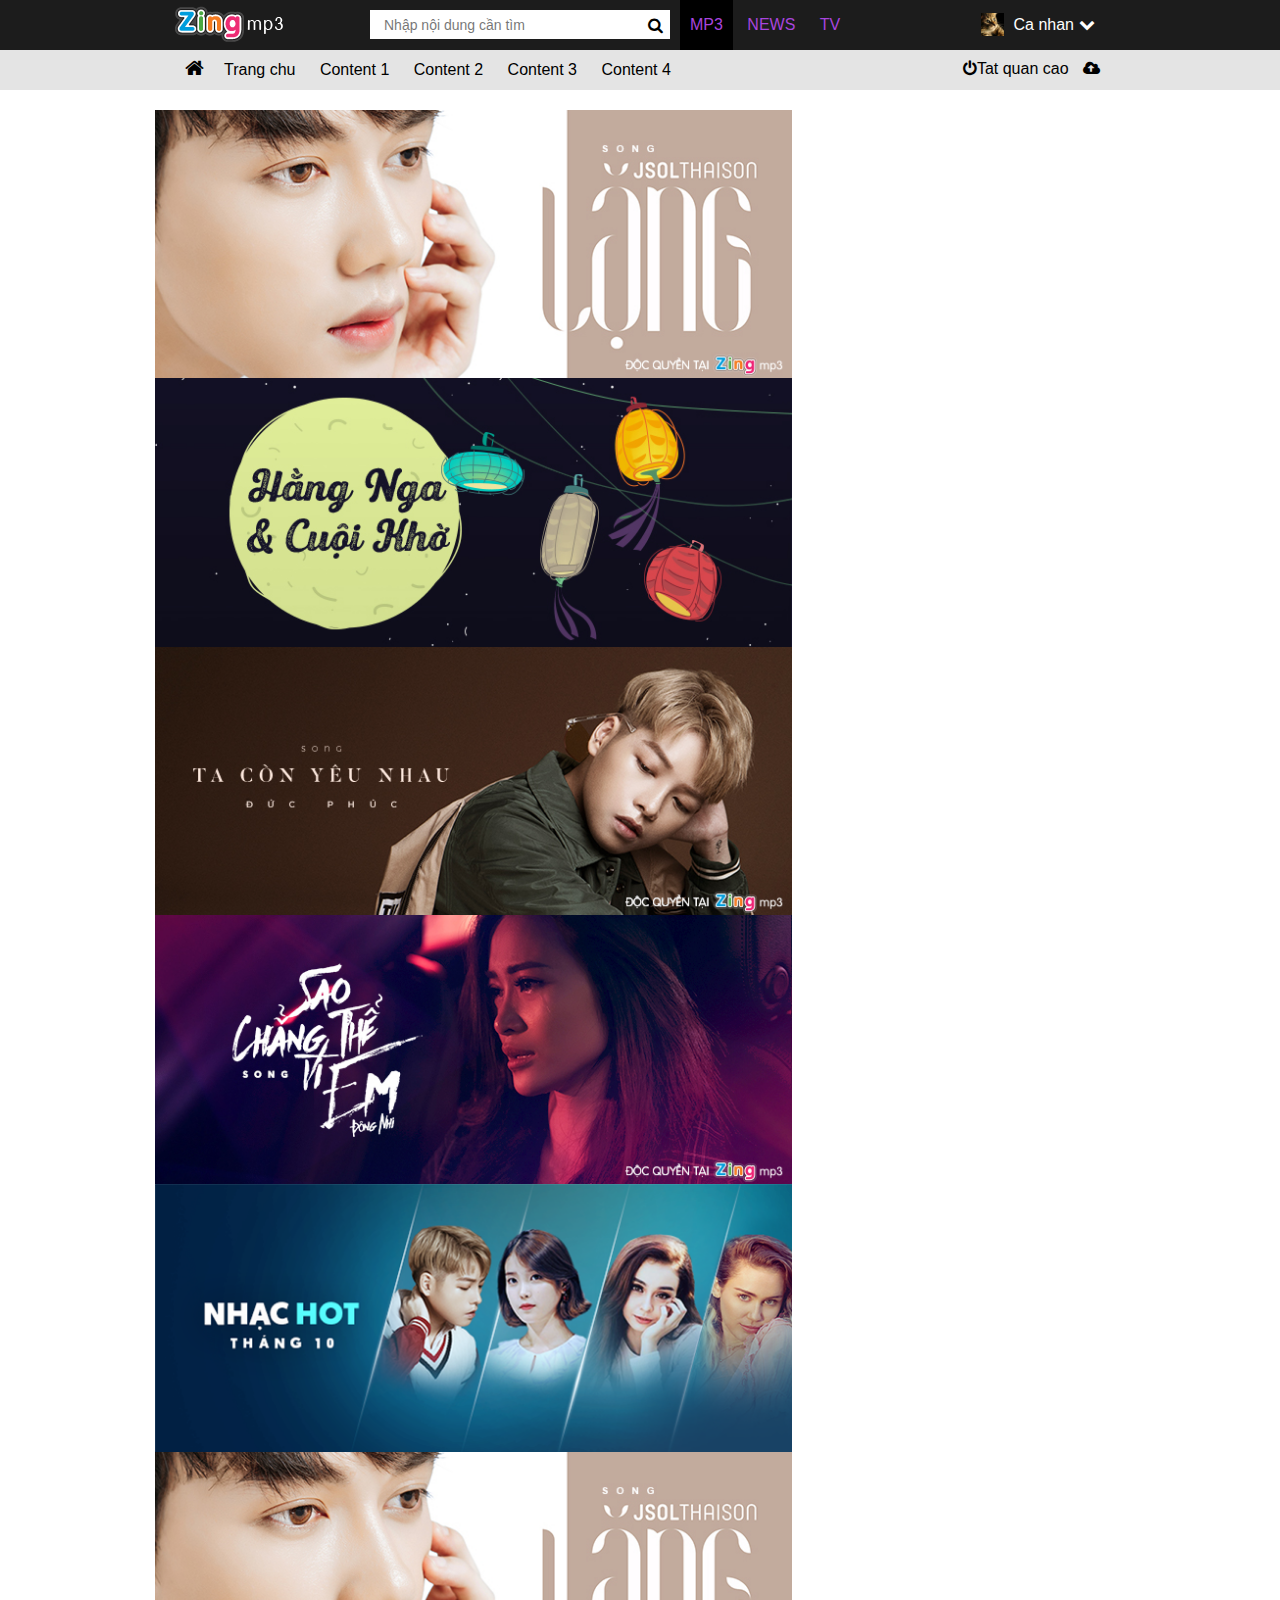
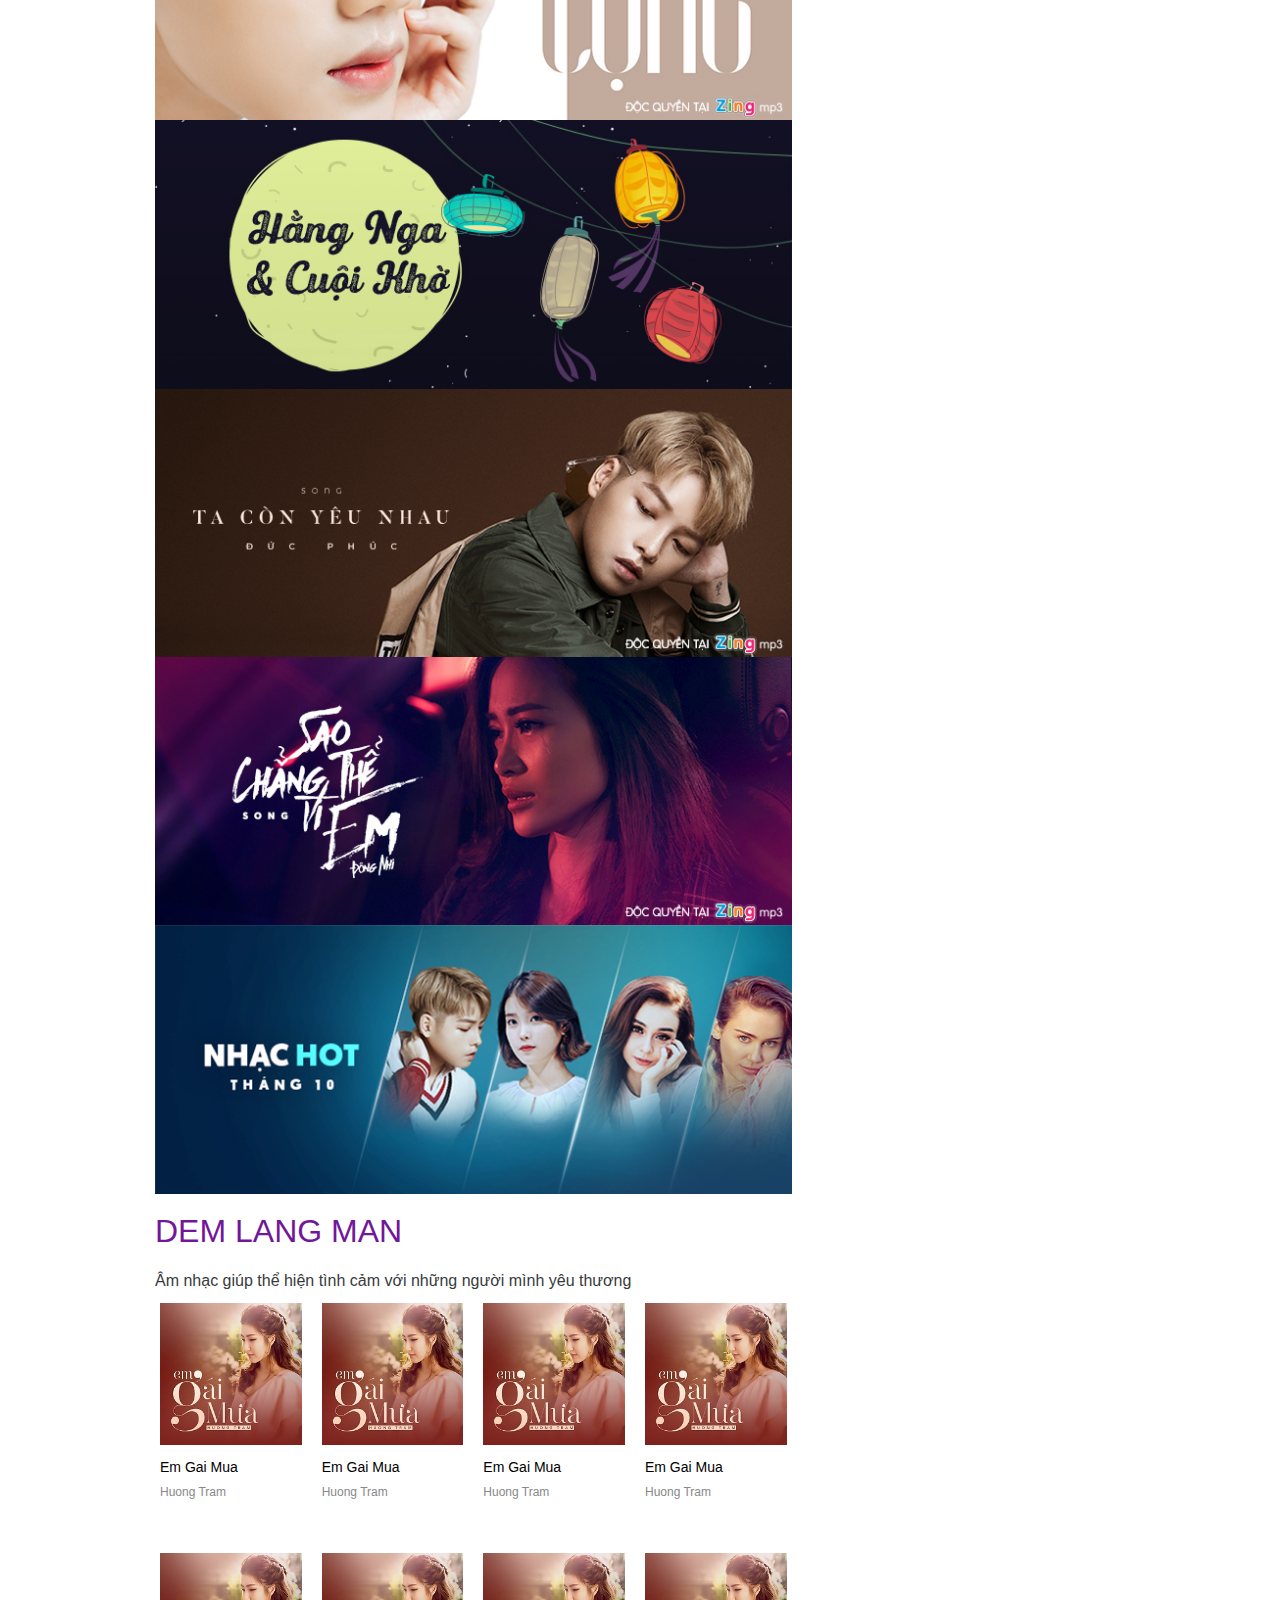
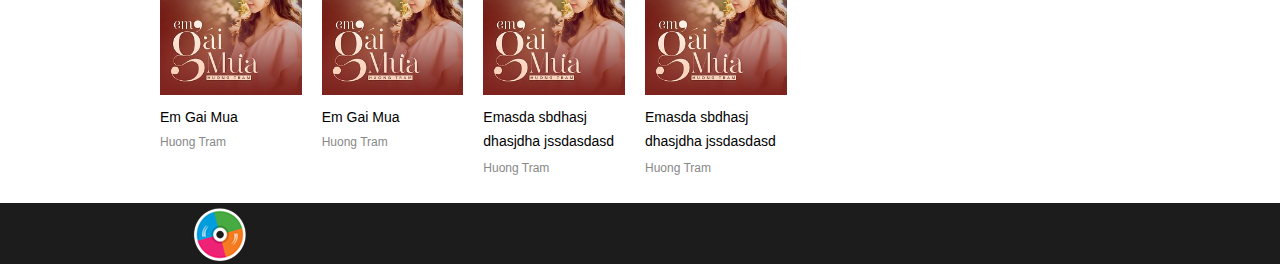
<file: zing/index.html>
<!DOCTYPE html>
<html lang="en">

<head>
    <meta charset="UTF-8">
    <meta name="viewport" content="width=device-width, initial-scale=1.0">
    <meta http-equiv="X-UA-Compatible" content="ie=edge">
    <title>Document</title>
    <link rel="stylesheet" href="vendor/bootstrap4/css/bootstrap.min.css">
    <link rel="stylesheet" href="vendor/font-awesome/css/font-awesome.min.css">
    <link rel="stylesheet" href="css/zing.css">
</head>

<body>
    <div class="header">
        <div class="contain-header">
            <div class="logo">

                <a href="#" title="#">
                            <img src="images/logo.png" alt="#" />
                        </a>
            </div>
            <form action="#" mehtod="get" class="search">
                <input type="text" style="font-size:14px" placeholder="Nhập nội dung cần tìm" class="input-txt">

                <button type="submit" class="fa fa-search input-bnt"></button>

            </form>
            <ul class="jumper-link">
                <li class="active">
                    <a href="#">MP3</a>
                </li>
                <li>
                    <a href="#">NEWS</a>
                </li>
                <li>
                    <a href="#">TV</a>
                </li>
            </ul>
            <div id="box-dangki-id" class="box-dangki">
                <img src="images/avatar.jpg" />
                <a href="#" class="tt-user">Ca nhan<i class="fa fa-chevron-down"></i></a>
                <div class="tip-user" id="tip-user-id">

                    <div>
                        <a href="#">
                            <img src="images/avatar.jpg" />
                        </a>
                    </div>
                    <ul>
                        <li><a href="#"><i class="fa fa-exchange"></i>Chuyen nhac sang zalo</a></li>
                        <li><a href="#"><i class="fa fa-user"></i>Nhac ca nhan</a></li>
                        <li><a href="#"><i class="fa fa-sign-out"></i>Thoat</a></li>
                    </ul>
                </div>
            </div>
        </div>
    </div>

    <div class="menu">
        <div class="contain-menu">
            <ul class="main-menu group">
                <li>
                    <a href="#"><i class="fa fa-home"></i>Trang chu</a>
                    <div class="sub-group group-col-1">
                        <div class="super-sub-group group-col-1">
                            <div class="title-group">title</div>
                            <div class="item-sub-group">
                                <ul>
                                    <li><a href="#">item</a></li>
                                    <li><a href="#">item</a></li>
                                    <li><a href="#">item</a></li>
                                    <li><a href="#">item</a></li>
                                </ul>
                            </div>

                        </div>
                    </div>
                </li>
                <li>
                    <a href="#">Content 1</a>
                    <div class="sub-group group-col-4">
                        <div class="super-sub-group group-col-1">
                            <div class="title-group">title</div>
                            <div class="item-sub-group">
                                <ul>
                                    <li><a href="#">item</a></li>
                                    <li><a href="#">item</a></li>
                                    <li><a href="#">item</a></li>
                                    <li><a href="#">item</a></li>
                                </ul>
                            </div>

                        </div>
                        <div class="super-sub-group group-col-1">
                            <div class="title-group">title</div>
                            <div class="item-sub-group">
                                <ul>
                                    <li><a href="#">item</a></li>
                                    <li><a href="#">item</a></li>
                                    <li><a href="#">item</a></li>
                                    <li><a href="#">item</a></li>
                                </ul>
                            </div>

                        </div>
                        <div class="super-sub-group group-col-1">
                            <div class="title-group">title</div>
                            <div class="item-sub-group">
                                <ul>
                                    <li><a href="#">item</a></li>
                                    <li><a href="#">item</a></li>
                                    <li><a href="#">item</a></li>
                                    <li><a href="#">item</a></li>
                                </ul>
                            </div>

                        </div>
                        <div class="super-sub-group group-col-1">
                            <div class="title-group">title</div>
                            <div class="item-sub-group">
                                <ul>
                                    <li><a href="#">item</a></li>
                                    <li><a href="#">item</a></li>
                                    <li><a href="#">item</a></li>
                                    <li><a href="#">item</a></li>
                                </ul>
                            </div>

                        </div>
                    </div>
                </li>
                <li>
                    <a href="#">Content 2</a>
                    <div class="sub-group group-col-1">
                        <div class="super-sub-group group-col-1">
                            <div class="title-group">title</div>
                            <div class="item-sub-group">
                                <ul>
                                    <li><a href="#">item</a></li>
                                    <li><a href="#">item</a></li>
                                    <li><a href="#">item</a></li>
                                    <li><a href="#">item</a></li>
                                </ul>
                            </div>

                        </div>
                    </div>
                </li>
                <li>
                    <a href="#">Content 3</a>
                    <div class="sub-group group-col-1">
                        <div class="super-sub-group group-col-1">
                            <div class="title-group">title</div>
                            <div class="item-sub-group">
                                <ul>
                                    <li><a href="#">item</a></li>
                                    <li><a href="#">item</a></li>
                                    <li><a href="#">item</a></li>
                                    <li><a href="#">item</a></li>
                                </ul>
                            </div>

                        </div>
                    </div>
                </li>
                <li>
                    <a href="#">Content 4</a>
                    <div class="sub-group">
                        <div class="super-sub-group group-col-1">
                            <div class="title-group">title</div>
                            <div class="item-sub-group">
                                <ul>
                                    <li><a href="#">item</a></li>
                                    <li><a href="#">item</a></li>
                                    <li><a href="#">item</a></li>
                                    <li><a href="#">item</a></li>
                                </ul>
                            </div>

                        </div>
                    </div>
                </li>
            </ul>
            <div class="right-menu">
                <a href="#"><i class="fa fa-power-off"></i>Tat quan cao</a>
                <a href="#"><i class="fa fa-cloud-upload"></i></a>
            </div>
        </div>
    </div>

    <div class="row wrapper-page">
        <div class="col-md-8 wrap-content">
            <div id="feature" class="slide-body">
                <a class="slide-active" href="#" data-slide-index="0"><img src="images/1.jpg" alt=""></a>
                <a href="#" class="" data-slide-index="1"><img src="images/2.jpg" alt=""></a>
                <a href="#" class="" data-slide-index="2"><img src="images/3.jpg" alt=""></a>
                <a href="#" class="" data-slide-index="3"><img src="images/4.jpg" alt=""></a>
                <a href="#" class="" data-slide-index="4"><img src="images/5.png" alt=""></a>
                <div class="slide-thumb">
                    <ul>
                        <li class="dot col-md-20" data-tao="0"><a href="#"><img src="images/1.jpg" alt=""></a></li>
                        <li class="dot col-md-20" data-tao="1"><a href="#"><img src="images/2.jpg" alt=""></a></li>
                        <li class="dot col-md-20" data-tao="2"><a href="#"><img src="images/3.jpg" alt=""></a></li>
                        <li class="dot col-md-20" data-tao="3"><a href="#"><img src="images/4.jpg" alt=""></a></li>
                        <li class="dot col-md-20" data-tao="4"><a href="#"><img src="images/5.png" alt=""></a></li>
                    </ul>
                </div>
                <div class="clearfix"></div>
            </div>

            <div class="section">
                <h2 class="title-section">
                    <a href="#">Dem Lang man</a>
                </h2>
                <p>Âm nhạc giúp thể hiện tình cảm với những người mình yêu thương</p>
                <div class="row list-player">
                    <div class="music-item col-md-3">
                        <a href="#" class="thumb">
                                <img  src="images/em_gai_mua_img.jpg" alt="">
                                <span class="fa fa-play"></span>
                            </a>
                        <div><a href="#" title="Em gai mua - Huong Tram" class="txt-primary">Em Gai Mua</a>
                        </div>
                        <div><a href="#" title="Huong Tram" class="txt-darkgray">Huong Tram</a>
                        </div>
                    </div>
                    <div class="music-item col-md-3">
                        <a href="#" class="thumb">
                                <img  src="images/em_gai_mua_img.jpg" alt="">
                                <span class="fa fa-play"></span>
                            </a>
                        <div><a href="#" title="Em gai mua - Huong Tram" class="txt-primary">Em Gai Mua</a>
                        </div>
                        <div><a href="#" title="Huong Tram" class="txt-darkgray">Huong Tram</a>
                        </div>
                    </div>
                    <div class="music-item col-md-3">
                        <a href="#" class="thumb">
                                <img  src="images/em_gai_mua_img.jpg" alt="">
                                <span class="fa fa-play"></span>
                            </a>
                        <div><a href="#" title="Em gai mua - Huong Tram" class="txt-primary">Em Gai Mua</a>
                        </div>
                        <div><a href="#" title="Huong Tram" class="txt-darkgray">Huong Tram</a>
                        </div>
                    </div>
                    <div class="music-item col-md-3">
                        <a href="#" class="thumb">
                                <img  src="images/em_gai_mua_img.jpg" alt="">
                                <span class="fa fa-play"></span>
                            </a>
                        <div><a href="#" title="Em gai mua - Huong Tram" class="txt-primary">Em Gai Mua</a>
                        </div>
                        <div><a href="#" title="Huong Tram" class="txt-darkgray">Huong Tram</a>
                        </div>
                    </div>
                    <div class="music-item col-md-3">
                        <a href="#" class="thumb">
                                <img  src="images/em_gai_mua_img.jpg" alt="">
                                <span class="fa fa-play"></span>
                            </a>
                        <div><a href="#" title="Em gai mua - Huong Tram" class="txt-primary">Em Gai Mua</a>
                        </div>
                        <div><a href="#" title="Huong Tram" class="txt-darkgray">Huong Tram</a>
                        </div>
                    </div>
                    <div class="music-item col-md-3">
                        <a href="#" class="thumb">
                                <img  src="images/em_gai_mua_img.jpg" alt="">
                                <span class="fa fa-play"></span>
                            </a>
                        <div><a href="#" title="Em gai mua - Huong Tram" class="txt-primary">Em Gai Mua</a>
                        </div>
                        <div><a href="#" title="Huong Tram" class="txt-darkgray">Huong Tram</a>
                        </div>
                    </div>
                    <div class="music-item col-md-3">
                        <a href="#" class="thumb">
                                <img  src="images/em_gai_mua_img.jpg" alt="">
                                <span class="fa fa-play"></span>
                            </a>
                        <div class="title-item"><a href="#" title="Em gai mua - Huong Tram" class="txt-primary">Emasda sbdhasj dhasjdha jssdasdasd asdasd asdasda sdasda sdhdjds Gai Mua</a>
                        </div>
                        <div><a href="#" title="Huong Tram" class="txt-darkgray">Huong Tram</a>
                        </div>
                    </div>
                    <div class="music-item col-md-3">
                        <a href="#" class="thumb">
                                <img  src="images/em_gai_mua_img.jpg" alt="">
                                <span class="fa fa-play"></span>
                            </a>
                        <div class="title-item"><a href="#" title="Em gai mua - Huong Tram" class="txt-primary">Emasda sbdhasj dhasjdha jssdasdasd asdasd asdasda sdasda sdhdjds Gai Mua</a>
                        </div>
                        <div><a href="#" title="Huong Tram" class="txt-darkgray">Huong Tram</a>
                        </div>
                    </div>

                </div>
            </div>
        </div>
        <div class="col-md-4 wrap-right">

        </div>
    </div>


    <div class="footer">
        <div class="contain-footer">
            <div class="row">
                <div class="col-md-3"></div>
                <div class="col-md-3"></div>
                <div class="col-md-3"></div>
            </div>
            <img src="images/icon_zing_mp3_60.png" alt="">
        </div>
    </div>
    <script src="js/jquery/jquery-1.12.3.min.js"></script>
    <script src="vendor/bootstrap4/js/bootstrap.min.js"></script>
    <script src="js/zing.js"></script>
</body>

</html>
</file>
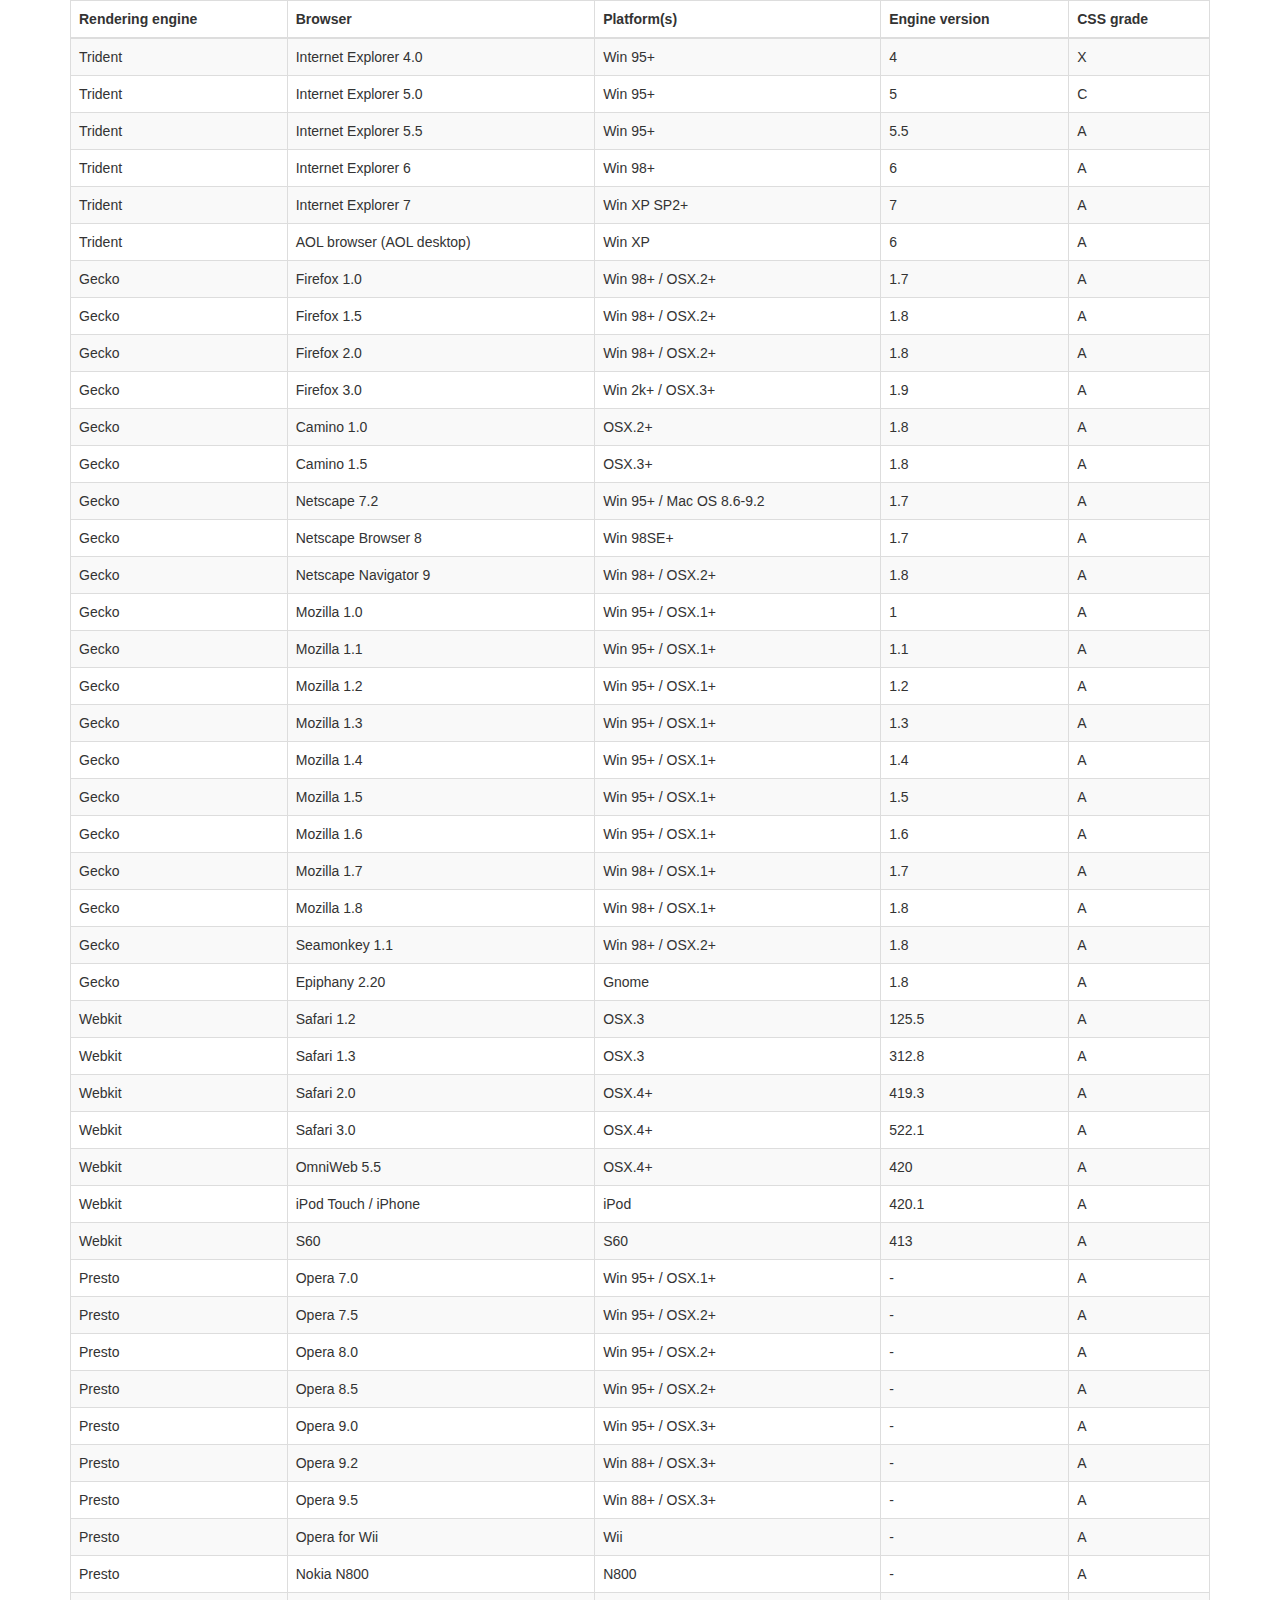
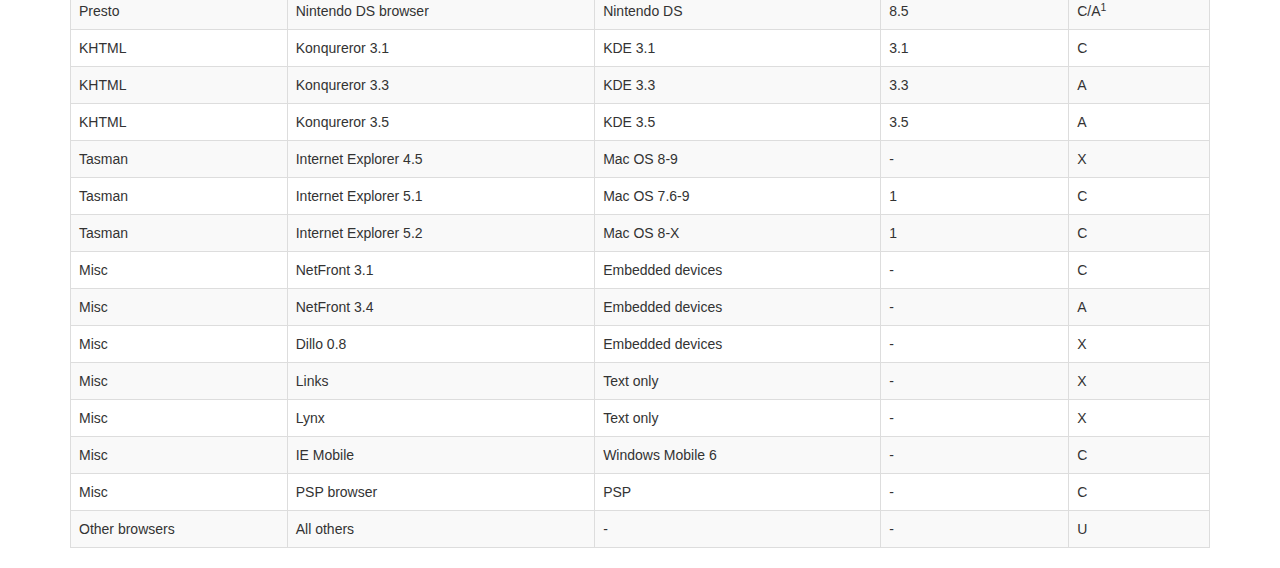
<file: startbootstrap-sb-admin-2-gh-pages/vendor/datatables-plugins/index.html>
<!DOCTYPE HTML PUBLIC "-//W3C//DTD HTML 4.01//EN" "http://www.w3.org/TR/html4/strict.dtd">
<html>
	<head>
		<meta http-equiv="content-type" content="text/html; charset=utf-8" />
		
		<title>DataTables Bootstrap 3 example</title>

		<link rel="stylesheet" type="text/css" href="//maxcdn.bootstrapcdn.com/bootstrap/3.3.0/css/bootstrap.min.css">
		<link rel="stylesheet" type="text/css" href="dataTables.bootstrap.css">

		<script type="text/javascript" language="javascript" src="//code.jquery.com/jquery-1.11.1.min.js"></script>
		<script type="text/javascript" language="javascript" src="//cdn.datatables.net/1.10.3/js/jquery.dataTables.min.js"></script>
		<script type="text/javascript" language="javascript" src="dataTables.bootstrap.js"></script>
		<script type="text/javascript" charset="utf-8">
			$(document).ready(function() {
				$('#example').dataTable();
			} );
		</script>
	</head>
	<body>
		<div class="container">
			
<table cellpadding="0" cellspacing="0" border="0" class="table table-striped table-bordered" id="example">
	<thead>
		<tr>
			<th>Rendering engine</th>
			<th>Browser</th>
			<th>Platform(s)</th>
			<th>Engine version</th>
			<th>CSS grade</th>
		</tr>
	</thead>
	<tbody>
		<tr class="odd gradeX">
			<td>Trident</td>
			<td>Internet
				 Explorer 4.0</td>
			<td>Win 95+</td>
			<td class="center"> 4</td>
			<td class="center">X</td>
		</tr>
		<tr class="even gradeC">
			<td>Trident</td>
			<td>Internet
				 Explorer 5.0</td>
			<td>Win 95+</td>
			<td class="center">5</td>
			<td class="center">C</td>
		</tr>
		<tr class="odd gradeA">
			<td>Trident</td>
			<td>Internet
				 Explorer 5.5</td>
			<td>Win 95+</td>
			<td class="center">5.5</td>
			<td class="center">A</td>
		</tr>
		<tr class="even gradeA">
			<td>Trident</td>
			<td>Internet
				 Explorer 6</td>
			<td>Win 98+</td>
			<td class="center">6</td>
			<td class="center">A</td>
		</tr>
		<tr class="odd gradeA">
			<td>Trident</td>
			<td>Internet Explorer 7</td>
			<td>Win XP SP2+</td>
			<td class="center">7</td>
			<td class="center">A</td>
		</tr>
		<tr class="even gradeA">
			<td>Trident</td>
			<td>AOL browser (AOL desktop)</td>
			<td>Win XP</td>
			<td class="center">6</td>
			<td class="center">A</td>
		</tr>
		<tr class="gradeA">
			<td>Gecko</td>
			<td>Firefox 1.0</td>
			<td>Win 98+ / OSX.2+</td>
			<td class="center">1.7</td>
			<td class="center">A</td>
		</tr>
		<tr class="gradeA">
			<td>Gecko</td>
			<td>Firefox 1.5</td>
			<td>Win 98+ / OSX.2+</td>
			<td class="center">1.8</td>
			<td class="center">A</td>
		</tr>
		<tr class="gradeA">
			<td>Gecko</td>
			<td>Firefox 2.0</td>
			<td>Win 98+ / OSX.2+</td>
			<td class="center">1.8</td>
			<td class="center">A</td>
		</tr>
		<tr class="gradeA">
			<td>Gecko</td>
			<td>Firefox 3.0</td>
			<td>Win 2k+ / OSX.3+</td>
			<td class="center">1.9</td>
			<td class="center">A</td>
		</tr>
		<tr class="gradeA">
			<td>Gecko</td>
			<td>Camino 1.0</td>
			<td>OSX.2+</td>
			<td class="center">1.8</td>
			<td class="center">A</td>
		</tr>
		<tr class="gradeA">
			<td>Gecko</td>
			<td>Camino 1.5</td>
			<td>OSX.3+</td>
			<td class="center">1.8</td>
			<td class="center">A</td>
		</tr>
		<tr class="gradeA">
			<td>Gecko</td>
			<td>Netscape 7.2</td>
			<td>Win 95+ / Mac OS 8.6-9.2</td>
			<td class="center">1.7</td>
			<td class="center">A</td>
		</tr>
		<tr class="gradeA">
			<td>Gecko</td>
			<td>Netscape Browser 8</td>
			<td>Win 98SE+</td>
			<td class="center">1.7</td>
			<td class="center">A</td>
		</tr>
		<tr class="gradeA">
			<td>Gecko</td>
			<td>Netscape Navigator 9</td>
			<td>Win 98+ / OSX.2+</td>
			<td class="center">1.8</td>
			<td class="center">A</td>
		</tr>
		<tr class="gradeA">
			<td>Gecko</td>
			<td>Mozilla 1.0</td>
			<td>Win 95+ / OSX.1+</td>
			<td class="center">1</td>
			<td class="center">A</td>
		</tr>
		<tr class="gradeA">
			<td>Gecko</td>
			<td>Mozilla 1.1</td>
			<td>Win 95+ / OSX.1+</td>
			<td class="center">1.1</td>
			<td class="center">A</td>
		</tr>
		<tr class="gradeA">
			<td>Gecko</td>
			<td>Mozilla 1.2</td>
			<td>Win 95+ / OSX.1+</td>
			<td class="center">1.2</td>
			<td class="center">A</td>
		</tr>
		<tr class="gradeA">
			<td>Gecko</td>
			<td>Mozilla 1.3</td>
			<td>Win 95+ / OSX.1+</td>
			<td class="center">1.3</td>
			<td class="center">A</td>
		</tr>
		<tr class="gradeA">
			<td>Gecko</td>
			<td>Mozilla 1.4</td>
			<td>Win 95+ / OSX.1+</td>
			<td class="center">1.4</td>
			<td class="center">A</td>
		</tr>
		<tr class="gradeA">
			<td>Gecko</td>
			<td>Mozilla 1.5</td>
			<td>Win 95+ / OSX.1+</td>
			<td class="center">1.5</td>
			<td class="center">A</td>
		</tr>
		<tr class="gradeA">
			<td>Gecko</td>
			<td>Mozilla 1.6</td>
			<td>Win 95+ / OSX.1+</td>
			<td class="center">1.6</td>
			<td class="center">A</td>
		</tr>
		<tr class="gradeA">
			<td>Gecko</td>
			<td>Mozilla 1.7</td>
			<td>Win 98+ / OSX.1+</td>
			<td class="center">1.7</td>
			<td class="center">A</td>
		</tr>
		<tr class="gradeA">
			<td>Gecko</td>
			<td>Mozilla 1.8</td>
			<td>Win 98+ / OSX.1+</td>
			<td class="center">1.8</td>
			<td class="center">A</td>
		</tr>
		<tr class="gradeA">
			<td>Gecko</td>
			<td>Seamonkey 1.1</td>
			<td>Win 98+ / OSX.2+</td>
			<td class="center">1.8</td>
			<td class="center">A</td>
		</tr>
		<tr class="gradeA">
			<td>Gecko</td>
			<td>Epiphany 2.20</td>
			<td>Gnome</td>
			<td class="center">1.8</td>
			<td class="center">A</td>
		</tr>
		<tr class="gradeA">
			<td>Webkit</td>
			<td>Safari 1.2</td>
			<td>OSX.3</td>
			<td class="center">125.5</td>
			<td class="center">A</td>
		</tr>
		<tr class="gradeA">
			<td>Webkit</td>
			<td>Safari 1.3</td>
			<td>OSX.3</td>
			<td class="center">312.8</td>
			<td class="center">A</td>
		</tr>
		<tr class="gradeA">
			<td>Webkit</td>
			<td>Safari 2.0</td>
			<td>OSX.4+</td>
			<td class="center">419.3</td>
			<td class="center">A</td>
		</tr>
		<tr class="gradeA">
			<td>Webkit</td>
			<td>Safari 3.0</td>
			<td>OSX.4+</td>
			<td class="center">522.1</td>
			<td class="center">A</td>
		</tr>
		<tr class="gradeA">
			<td>Webkit</td>
			<td>OmniWeb 5.5</td>
			<td>OSX.4+</td>
			<td class="center">420</td>
			<td class="center">A</td>
		</tr>
		<tr class="gradeA">
			<td>Webkit</td>
			<td>iPod Touch / iPhone</td>
			<td>iPod</td>
			<td class="center">420.1</td>
			<td class="center">A</td>
		</tr>
		<tr class="gradeA">
			<td>Webkit</td>
			<td>S60</td>
			<td>S60</td>
			<td class="center">413</td>
			<td class="center">A</td>
		</tr>
		<tr class="gradeA">
			<td>Presto</td>
			<td>Opera 7.0</td>
			<td>Win 95+ / OSX.1+</td>
			<td class="center">-</td>
			<td class="center">A</td>
		</tr>
		<tr class="gradeA">
			<td>Presto</td>
			<td>Opera 7.5</td>
			<td>Win 95+ / OSX.2+</td>
			<td class="center">-</td>
			<td class="center">A</td>
		</tr>
		<tr class="gradeA">
			<td>Presto</td>
			<td>Opera 8.0</td>
			<td>Win 95+ / OSX.2+</td>
			<td class="center">-</td>
			<td class="center">A</td>
		</tr>
		<tr class="gradeA">
			<td>Presto</td>
			<td>Opera 8.5</td>
			<td>Win 95+ / OSX.2+</td>
			<td class="center">-</td>
			<td class="center">A</td>
		</tr>
		<tr class="gradeA">
			<td>Presto</td>
			<td>Opera 9.0</td>
			<td>Win 95+ / OSX.3+</td>
			<td class="center">-</td>
			<td class="center">A</td>
		</tr>
		<tr class="gradeA">
			<td>Presto</td>
			<td>Opera 9.2</td>
			<td>Win 88+ / OSX.3+</td>
			<td class="center">-</td>
			<td class="center">A</td>
		</tr>
		<tr class="gradeA">
			<td>Presto</td>
			<td>Opera 9.5</td>
			<td>Win 88+ / OSX.3+</td>
			<td class="center">-</td>
			<td class="center">A</td>
		</tr>
		<tr class="gradeA">
			<td>Presto</td>
			<td>Opera for Wii</td>
			<td>Wii</td>
			<td class="center">-</td>
			<td class="center">A</td>
		</tr>
		<tr class="gradeA">
			<td>Presto</td>
			<td>Nokia N800</td>
			<td>N800</td>
			<td class="center">-</td>
			<td class="center">A</td>
		</tr>
		<tr class="gradeA">
			<td>Presto</td>
			<td>Nintendo DS browser</td>
			<td>Nintendo DS</td>
			<td class="center">8.5</td>
			<td class="center">C/A<sup>1</sup></td>
		</tr>
		<tr class="gradeC">
			<td>KHTML</td>
			<td>Konqureror 3.1</td>
			<td>KDE 3.1</td>
			<td class="center">3.1</td>
			<td class="center">C</td>
		</tr>
		<tr class="gradeA">
			<td>KHTML</td>
			<td>Konqureror 3.3</td>
			<td>KDE 3.3</td>
			<td class="center">3.3</td>
			<td class="center">A</td>
		</tr>
		<tr class="gradeA">
			<td>KHTML</td>
			<td>Konqureror 3.5</td>
			<td>KDE 3.5</td>
			<td class="center">3.5</td>
			<td class="center">A</td>
		</tr>
		<tr class="gradeX">
			<td>Tasman</td>
			<td>Internet Explorer 4.5</td>
			<td>Mac OS 8-9</td>
			<td class="center">-</td>
			<td class="center">X</td>
		</tr>
		<tr class="gradeC">
			<td>Tasman</td>
			<td>Internet Explorer 5.1</td>
			<td>Mac OS 7.6-9</td>
			<td class="center">1</td>
			<td class="center">C</td>
		</tr>
		<tr class="gradeC">
			<td>Tasman</td>
			<td>Internet Explorer 5.2</td>
			<td>Mac OS 8-X</td>
			<td class="center">1</td>
			<td class="center">C</td>
		</tr>
		<tr class="gradeA">
			<td>Misc</td>
			<td>NetFront 3.1</td>
			<td>Embedded devices</td>
			<td class="center">-</td>
			<td class="center">C</td>
		</tr>
		<tr class="gradeA">
			<td>Misc</td>
			<td>NetFront 3.4</td>
			<td>Embedded devices</td>
			<td class="center">-</td>
			<td class="center">A</td>
		</tr>
		<tr class="gradeX">
			<td>Misc</td>
			<td>Dillo 0.8</td>
			<td>Embedded devices</td>
			<td class="center">-</td>
			<td class="center">X</td>
		</tr>
		<tr class="gradeX">
			<td>Misc</td>
			<td>Links</td>
			<td>Text only</td>
			<td class="center">-</td>
			<td class="center">X</td>
		</tr>
		<tr class="gradeX">
			<td>Misc</td>
			<td>Lynx</td>
			<td>Text only</td>
			<td class="center">-</td>
			<td class="center">X</td>
		</tr>
		<tr class="gradeC">
			<td>Misc</td>
			<td>IE Mobile</td>
			<td>Windows Mobile 6</td>
			<td class="center">-</td>
			<td class="center">C</td>
		</tr>
		<tr class="gradeC">
			<td>Misc</td>
			<td>PSP browser</td>
			<td>PSP</td>
			<td class="center">-</td>
			<td class="center">C</td>
		</tr>
		<tr class="gradeU">
			<td>Other browsers</td>
			<td>All others</td>
			<td>-</td>
			<td class="center">-</td>
			<td class="center">U</td>
		</tr>
	</tbody>
</table>
			
		</div>
	</body>
</html>
</file>
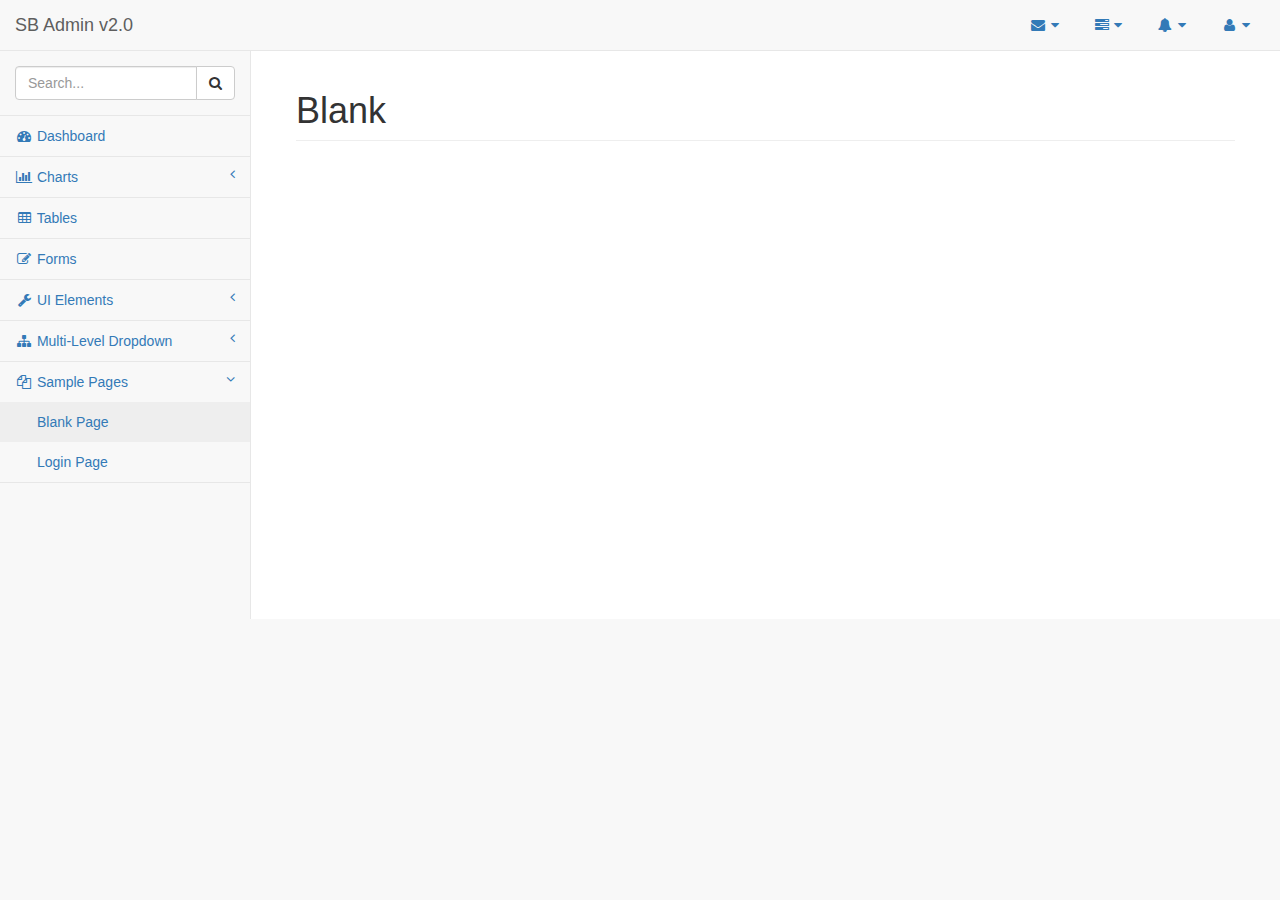
<file: startbootstrap-sb-admin-2-gh-pages/pages/blank.html>
<!DOCTYPE html>
<html lang="en">

<head>

    <meta charset="utf-8">
    <meta http-equiv="X-UA-Compatible" content="IE=edge">
    <meta name="viewport" content="width=device-width, initial-scale=1">
    <meta name="description" content="">
    <meta name="author" content="">

    <title>SB Admin 2 - Bootstrap Admin Theme</title>

    <!-- Bootstrap Core CSS -->
    <link href="../vendor/bootstrap/css/bootstrap.min.css" rel="stylesheet">

    <!-- MetisMenu CSS -->
    <link href="../vendor/metisMenu/metisMenu.min.css" rel="stylesheet">

    <!-- Custom CSS -->
    <link href="../dist/css/sb-admin-2.css" rel="stylesheet">

    <!-- Custom Fonts -->
    <link href="../vendor/font-awesome/css/font-awesome.min.css" rel="stylesheet" type="text/css">

    <!-- HTML5 Shim and Respond.js IE8 support of HTML5 elements and media queries -->
    <!-- WARNING: Respond.js doesn't work if you view the page via file:// -->
    <!--[if lt IE 9]>
        <script src="https://oss.maxcdn.com/libs/html5shiv/3.7.0/html5shiv.js"></script>
        <script src="https://oss.maxcdn.com/libs/respond.js/1.4.2/respond.min.js"></script>
    <![endif]-->

</head>

<body>

    <div id="wrapper">

        <!-- Navigation -->
        <nav class="navbar navbar-default navbar-static-top" role="navigation" style="margin-bottom: 0">
            <div class="navbar-header">
                <button type="button" class="navbar-toggle" data-toggle="collapse" data-target=".navbar-collapse">
                    <span class="sr-only">Toggle navigation</span>
                    <span class="icon-bar"></span>
                    <span class="icon-bar"></span>
                    <span class="icon-bar"></span>
                </button>
                <a class="navbar-brand" href="index.html">SB Admin v2.0</a>
            </div>
            <!-- /.navbar-header -->

            <ul class="nav navbar-top-links navbar-right">
                <li class="dropdown">
                    <a class="dropdown-toggle" data-toggle="dropdown" href="#">
                        <i class="fa fa-envelope fa-fw"></i> <i class="fa fa-caret-down"></i>
                    </a>
                    <ul class="dropdown-menu dropdown-messages">
                        <li>
                            <a href="#">
                                <div>
                                    <strong>John Smith</strong>
                                    <span class="pull-right text-muted">
                                        <em>Yesterday</em>
                                    </span>
                                </div>
                                <div>Lorem ipsum dolor sit amet, consectetur adipiscing elit. Pellentesque eleifend...</div>
                            </a>
                        </li>
                        <li class="divider"></li>
                        <li>
                            <a href="#">
                                <div>
                                    <strong>John Smith</strong>
                                    <span class="pull-right text-muted">
                                        <em>Yesterday</em>
                                    </span>
                                </div>
                                <div>Lorem ipsum dolor sit amet, consectetur adipiscing elit. Pellentesque eleifend...</div>
                            </a>
                        </li>
                        <li class="divider"></li>
                        <li>
                            <a href="#">
                                <div>
                                    <strong>John Smith</strong>
                                    <span class="pull-right text-muted">
                                        <em>Yesterday</em>
                                    </span>
                                </div>
                                <div>Lorem ipsum dolor sit amet, consectetur adipiscing elit. Pellentesque eleifend...</div>
                            </a>
                        </li>
                        <li class="divider"></li>
                        <li>
                            <a class="text-center" href="#">
                                <strong>Read All Messages</strong>
                                <i class="fa fa-angle-right"></i>
                            </a>
                        </li>
                    </ul>
                    <!-- /.dropdown-messages -->
                </li>
                <!-- /.dropdown -->
                <li class="dropdown">
                    <a class="dropdown-toggle" data-toggle="dropdown" href="#">
                        <i class="fa fa-tasks fa-fw"></i> <i class="fa fa-caret-down"></i>
                    </a>
                    <ul class="dropdown-menu dropdown-tasks">
                        <li>
                            <a href="#">
                                <div>
                                    <p>
                                        <strong>Task 1</strong>
                                        <span class="pull-right text-muted">40% Complete</span>
                                    </p>
                                    <div class="progress progress-striped active">
                                        <div class="progress-bar progress-bar-success" role="progressbar" aria-valuenow="40" aria-valuemin="0" aria-valuemax="100" style="width: 40%">
                                            <span class="sr-only">40% Complete (success)</span>
                                        </div>
                                    </div>
                                </div>
                            </a>
                        </li>
                        <li class="divider"></li>
                        <li>
                            <a href="#">
                                <div>
                                    <p>
                                        <strong>Task 2</strong>
                                        <span class="pull-right text-muted">20% Complete</span>
                                    </p>
                                    <div class="progress progress-striped active">
                                        <div class="progress-bar progress-bar-info" role="progressbar" aria-valuenow="20" aria-valuemin="0" aria-valuemax="100" style="width: 20%">
                                            <span class="sr-only">20% Complete</span>
                                        </div>
                                    </div>
                                </div>
                            </a>
                        </li>
                        <li class="divider"></li>
                        <li>
                            <a href="#">
                                <div>
                                    <p>
                                        <strong>Task 3</strong>
                                        <span class="pull-right text-muted">60% Complete</span>
                                    </p>
                                    <div class="progress progress-striped active">
                                        <div class="progress-bar progress-bar-warning" role="progressbar" aria-valuenow="60" aria-valuemin="0" aria-valuemax="100" style="width: 60%">
                                            <span class="sr-only">60% Complete (warning)</span>
                                        </div>
                                    </div>
                                </div>
                            </a>
                        </li>
                        <li class="divider"></li>
                        <li>
                            <a href="#">
                                <div>
                                    <p>
                                        <strong>Task 4</strong>
                                        <span class="pull-right text-muted">80% Complete</span>
                                    </p>
                                    <div class="progress progress-striped active">
                                        <div class="progress-bar progress-bar-danger" role="progressbar" aria-valuenow="80" aria-valuemin="0" aria-valuemax="100" style="width: 80%">
                                            <span class="sr-only">80% Complete (danger)</span>
                                        </div>
                                    </div>
                                </div>
                            </a>
                        </li>
                        <li class="divider"></li>
                        <li>
                            <a class="text-center" href="#">
                                <strong>See All Tasks</strong>
                                <i class="fa fa-angle-right"></i>
                            </a>
                        </li>
                    </ul>
                    <!-- /.dropdown-tasks -->
                </li>
                <!-- /.dropdown -->
                <li class="dropdown">
                    <a class="dropdown-toggle" data-toggle="dropdown" href="#">
                        <i class="fa fa-bell fa-fw"></i> <i class="fa fa-caret-down"></i>
                    </a>
                    <ul class="dropdown-menu dropdown-alerts">
                        <li>
                            <a href="#">
                                <div>
                                    <i class="fa fa-comment fa-fw"></i> New Comment
                                    <span class="pull-right text-muted small">4 minutes ago</span>
                                </div>
                            </a>
                        </li>
                        <li class="divider"></li>
                        <li>
                            <a href="#">
                                <div>
                                    <i class="fa fa-twitter fa-fw"></i> 3 New Followers
                                    <span class="pull-right text-muted small">12 minutes ago</span>
                                </div>
                            </a>
                        </li>
                        <li class="divider"></li>
                        <li>
                            <a href="#">
                                <div>
                                    <i class="fa fa-envelope fa-fw"></i> Message Sent
                                    <span class="pull-right text-muted small">4 minutes ago</span>
                                </div>
                            </a>
                        </li>
                        <li class="divider"></li>
                        <li>
                            <a href="#">
                                <div>
                                    <i class="fa fa-tasks fa-fw"></i> New Task
                                    <span class="pull-right text-muted small">4 minutes ago</span>
                                </div>
                            </a>
                        </li>
                        <li class="divider"></li>
                        <li>
                            <a href="#">
                                <div>
                                    <i class="fa fa-upload fa-fw"></i> Server Rebooted
                                    <span class="pull-right text-muted small">4 minutes ago</span>
                                </div>
                            </a>
                        </li>
                        <li class="divider"></li>
                        <li>
                            <a class="text-center" href="#">
                                <strong>See All Alerts</strong>
                                <i class="fa fa-angle-right"></i>
                            </a>
                        </li>
                    </ul>
                    <!-- /.dropdown-alerts -->
                </li>
                <!-- /.dropdown -->
                <li class="dropdown">
                    <a class="dropdown-toggle" data-toggle="dropdown" href="#">
                        <i class="fa fa-user fa-fw"></i> <i class="fa fa-caret-down"></i>
                    </a>
                    <ul class="dropdown-menu dropdown-user">
                        <li><a href="#"><i class="fa fa-user fa-fw"></i> User Profile</a>
                        </li>
                        <li><a href="#"><i class="fa fa-gear fa-fw"></i> Settings</a>
                        </li>
                        <li class="divider"></li>
                        <li><a href="login.html"><i class="fa fa-sign-out fa-fw"></i> Logout</a>
                        </li>
                    </ul>
                    <!-- /.dropdown-user -->
                </li>
                <!-- /.dropdown -->
            </ul>
            <!-- /.navbar-top-links -->

            <div class="navbar-default sidebar" role="navigation">
                <div class="sidebar-nav navbar-collapse">
                    <ul class="nav" id="side-menu">
                        <li class="sidebar-search">
                            <div class="input-group custom-search-form">
                                <input type="text" class="form-control" placeholder="Search...">
                                <span class="input-group-btn">
                                    <button class="btn btn-default" type="button">
                                        <i class="fa fa-search"></i>
                                    </button>
                                </span>
                            </div>
                            <!-- /input-group -->
                        </li>
                        <li>
                            <a href="index.html"><i class="fa fa-dashboard fa-fw"></i> Dashboard</a>
                        </li>
                        <li>
                            <a href="#"><i class="fa fa-bar-chart-o fa-fw"></i> Charts<span class="fa arrow"></span></a>
                            <ul class="nav nav-second-level">
                                <li>
                                    <a href="flot.html">Flot Charts</a>
                                </li>
                                <li>
                                    <a href="morris.html">Morris.js Charts</a>
                                </li>
                            </ul>
                            <!-- /.nav-second-level -->
                        </li>
                        <li>
                            <a href="tables.html"><i class="fa fa-table fa-fw"></i> Tables</a>
                        </li>
                        <li>
                            <a href="forms.html"><i class="fa fa-edit fa-fw"></i> Forms</a>
                        </li>
                        <li>
                            <a href="#"><i class="fa fa-wrench fa-fw"></i> UI Elements<span class="fa arrow"></span></a>
                            <ul class="nav nav-second-level">
                                <li>
                                    <a href="panels-wells.html">Panels and Wells</a>
                                </li>
                                <li>
                                    <a href="buttons.html">Buttons</a>
                                </li>
                                <li>
                                    <a href="notifications.html">Notifications</a>
                                </li>
                                <li>
                                    <a href="typography.html">Typography</a>
                                </li>
                                <li>
                                    <a href="icons.html"> Icons</a>
                                </li>
                                <li>
                                    <a href="grid.html">Grid</a>
                                </li>
                            </ul>
                            <!-- /.nav-second-level -->
                        </li>
                        <li>
                            <a href="#"><i class="fa fa-sitemap fa-fw"></i> Multi-Level Dropdown<span class="fa arrow"></span></a>
                            <ul class="nav nav-second-level">
                                <li>
                                    <a href="#">Second Level Item</a>
                                </li>
                                <li>
                                    <a href="#">Second Level Item</a>
                                </li>
                                <li>
                                    <a href="#">Third Level <span class="fa arrow"></span></a>
                                    <ul class="nav nav-third-level">
                                        <li>
                                            <a href="#">Third Level Item</a>
                                        </li>
                                        <li>
                                            <a href="#">Third Level Item</a>
                                        </li>
                                        <li>
                                            <a href="#">Third Level Item</a>
                                        </li>
                                        <li>
                                            <a href="#">Third Level Item</a>
                                        </li>
                                    </ul>
                                    <!-- /.nav-third-level -->
                                </li>
                            </ul>
                            <!-- /.nav-second-level -->
                        </li>
                        <li class="active">
                            <a href="#"><i class="fa fa-files-o fa-fw"></i> Sample Pages<span class="fa arrow"></span></a>
                            <ul class="nav nav-second-level">
                                <li>
                                    <a class="active" href="blank.html">Blank Page</a>
                                </li>
                                <li>
                                    <a href="login.html">Login Page</a>
                                </li>
                            </ul>
                            <!-- /.nav-second-level -->
                        </li>
                    </ul>
                </div>
                <!-- /.sidebar-collapse -->
            </div>
            <!-- /.navbar-static-side -->
        </nav>

        <!-- Page Content -->
        <div id="page-wrapper">
            <div class="container-fluid">
                <div class="row">
                    <div class="col-lg-12">
                        <h1 class="page-header">Blank</h1>
                    </div>
                    <!-- /.col-lg-12 -->
                </div>
                <!-- /.row -->
            </div>
            <!-- /.container-fluid -->
        </div>
        <!-- /#page-wrapper -->

    </div>
    <!-- /#wrapper -->

    <!-- jQuery -->
    <script src="../vendor/jquery/jquery.min.js"></script>

    <!-- Bootstrap Core JavaScript -->
    <script src="../vendor/bootstrap/js/bootstrap.min.js"></script>

    <!-- Metis Menu Plugin JavaScript -->
    <script src="../vendor/metisMenu/metisMenu.min.js"></script>

    <!-- Custom Theme JavaScript -->
    <script src="../dist/js/sb-admin-2.js"></script>

</body>

</html>
</file>
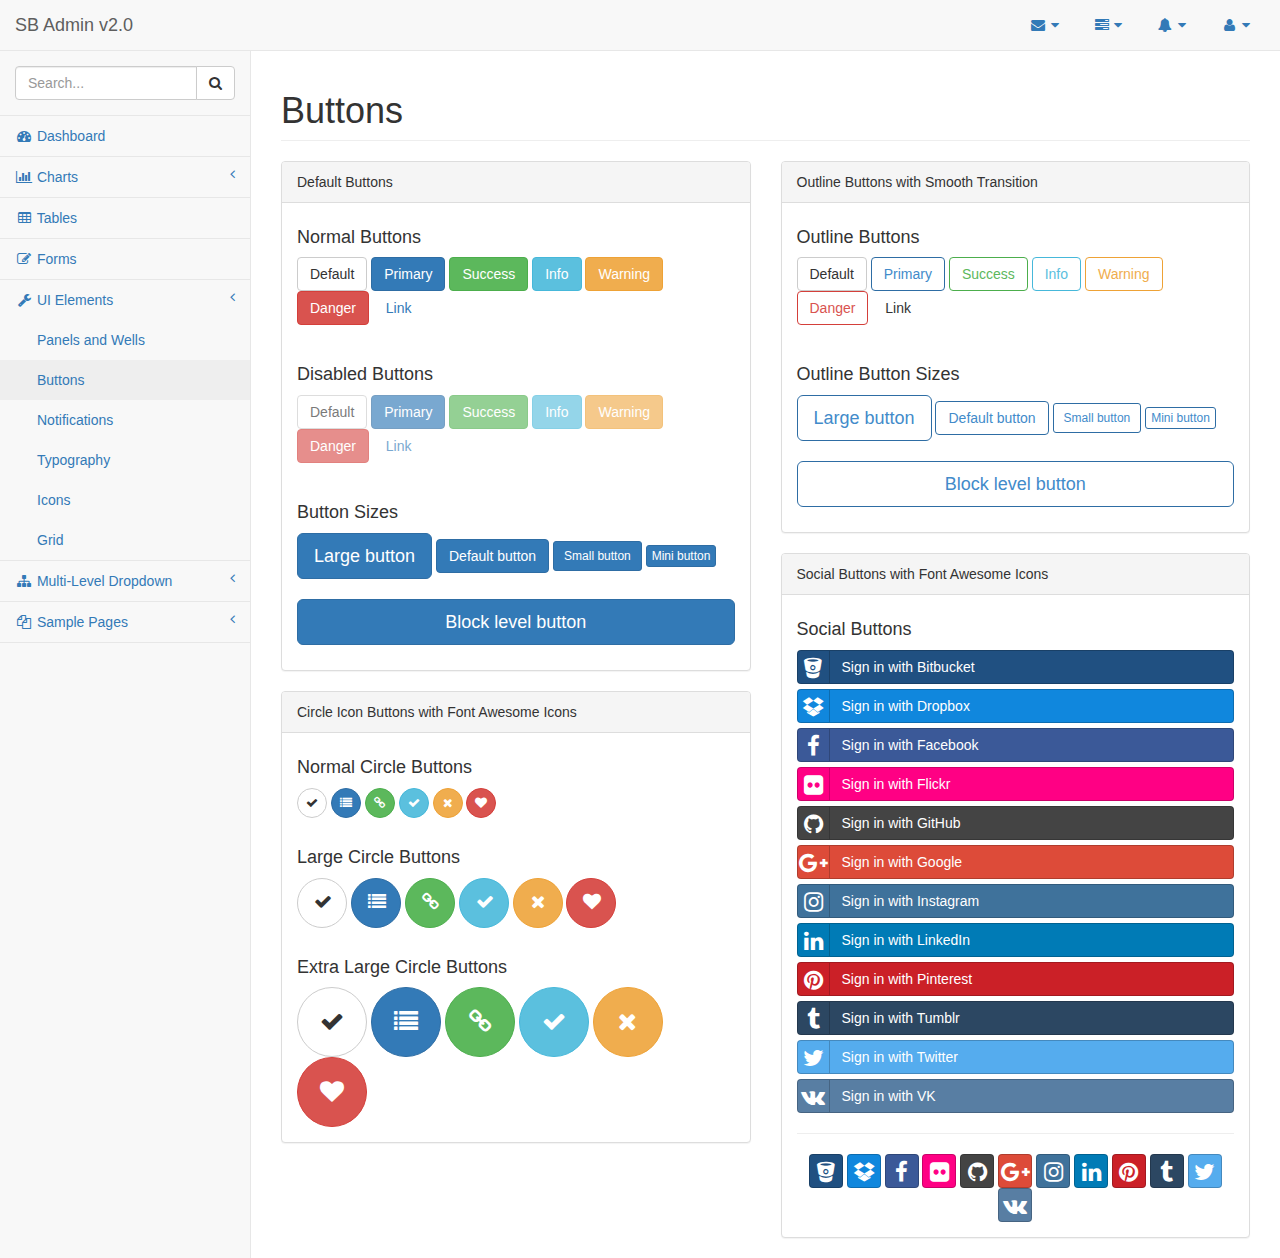
<file: startbootstrap-sb-admin-2-gh-pages/pages/buttons.html>
<!DOCTYPE html>
<html lang="en">

<head>

    <meta charset="utf-8">
    <meta http-equiv="X-UA-Compatible" content="IE=edge">
    <meta name="viewport" content="width=device-width, initial-scale=1">
    <meta name="description" content="">
    <meta name="author" content="">

    <title>SB Admin 2 - Bootstrap Admin Theme</title>

    <!-- Bootstrap Core CSS -->
    <link href="../vendor/bootstrap/css/bootstrap.min.css" rel="stylesheet">

    <!-- MetisMenu CSS -->
    <link href="../vendor/metisMenu/metisMenu.min.css" rel="stylesheet">

    <!-- Social Buttons CSS -->
    <link href="../vendor/bootstrap-social/bootstrap-social.css" rel="stylesheet">

    <!-- Custom CSS -->
    <link href="../dist/css/sb-admin-2.css" rel="stylesheet">

    <!-- Custom Fonts -->
    <link href="../vendor/font-awesome/css/font-awesome.min.css" rel="stylesheet" type="text/css">

    <!-- HTML5 Shim and Respond.js IE8 support of HTML5 elements and media queries -->
    <!-- WARNING: Respond.js doesn't work if you view the page via file:// -->
    <!--[if lt IE 9]>
        <script src="https://oss.maxcdn.com/libs/html5shiv/3.7.0/html5shiv.js"></script>
        <script src="https://oss.maxcdn.com/libs/respond.js/1.4.2/respond.min.js"></script>
    <![endif]-->

</head>

<body>

    <div id="wrapper">

        <!-- Navigation -->
        <nav class="navbar navbar-default navbar-static-top" role="navigation" style="margin-bottom: 0">
            <div class="navbar-header">
                <button type="button" class="navbar-toggle" data-toggle="collapse" data-target=".navbar-collapse">
                    <span class="sr-only">Toggle navigation</span>
                    <span class="icon-bar"></span>
                    <span class="icon-bar"></span>
                    <span class="icon-bar"></span>
                </button>
                <a class="navbar-brand" href="index.html">SB Admin v2.0</a>
            </div>
            <!-- /.navbar-header -->

            <ul class="nav navbar-top-links navbar-right">
                <li class="dropdown">
                    <a class="dropdown-toggle" data-toggle="dropdown" href="#">
                        <i class="fa fa-envelope fa-fw"></i> <i class="fa fa-caret-down"></i>
                    </a>
                    <ul class="dropdown-menu dropdown-messages">
                        <li>
                            <a href="#">
                                <div>
                                    <strong>John Smith</strong>
                                    <span class="pull-right text-muted">
                                        <em>Yesterday</em>
                                    </span>
                                </div>
                                <div>Lorem ipsum dolor sit amet, consectetur adipiscing elit. Pellentesque eleifend...</div>
                            </a>
                        </li>
                        <li class="divider"></li>
                        <li>
                            <a href="#">
                                <div>
                                    <strong>John Smith</strong>
                                    <span class="pull-right text-muted">
                                        <em>Yesterday</em>
                                    </span>
                                </div>
                                <div>Lorem ipsum dolor sit amet, consectetur adipiscing elit. Pellentesque eleifend...</div>
                            </a>
                        </li>
                        <li class="divider"></li>
                        <li>
                            <a href="#">
                                <div>
                                    <strong>John Smith</strong>
                                    <span class="pull-right text-muted">
                                        <em>Yesterday</em>
                                    </span>
                                </div>
                                <div>Lorem ipsum dolor sit amet, consectetur adipiscing elit. Pellentesque eleifend...</div>
                            </a>
                        </li>
                        <li class="divider"></li>
                        <li>
                            <a class="text-center" href="#">
                                <strong>Read All Messages</strong>
                                <i class="fa fa-angle-right"></i>
                            </a>
                        </li>
                    </ul>
                    <!-- /.dropdown-messages -->
                </li>
                <!-- /.dropdown -->
                <li class="dropdown">
                    <a class="dropdown-toggle" data-toggle="dropdown" href="#">
                        <i class="fa fa-tasks fa-fw"></i> <i class="fa fa-caret-down"></i>
                    </a>
                    <ul class="dropdown-menu dropdown-tasks">
                        <li>
                            <a href="#">
                                <div>
                                    <p>
                                        <strong>Task 1</strong>
                                        <span class="pull-right text-muted">40% Complete</span>
                                    </p>
                                    <div class="progress progress-striped active">
                                        <div class="progress-bar progress-bar-success" role="progressbar" aria-valuenow="40" aria-valuemin="0" aria-valuemax="100" style="width: 40%">
                                            <span class="sr-only">40% Complete (success)</span>
                                        </div>
                                    </div>
                                </div>
                            </a>
                        </li>
                        <li class="divider"></li>
                        <li>
                            <a href="#">
                                <div>
                                    <p>
                                        <strong>Task 2</strong>
                                        <span class="pull-right text-muted">20% Complete</span>
                                    </p>
                                    <div class="progress progress-striped active">
                                        <div class="progress-bar progress-bar-info" role="progressbar" aria-valuenow="20" aria-valuemin="0" aria-valuemax="100" style="width: 20%">
                                            <span class="sr-only">20% Complete</span>
                                        </div>
                                    </div>
                                </div>
                            </a>
                        </li>
                        <li class="divider"></li>
                        <li>
                            <a href="#">
                                <div>
                                    <p>
                                        <strong>Task 3</strong>
                                        <span class="pull-right text-muted">60% Complete</span>
                                    </p>
                                    <div class="progress progress-striped active">
                                        <div class="progress-bar progress-bar-warning" role="progressbar" aria-valuenow="60" aria-valuemin="0" aria-valuemax="100" style="width: 60%">
                                            <span class="sr-only">60% Complete (warning)</span>
                                        </div>
                                    </div>
                                </div>
                            </a>
                        </li>
                        <li class="divider"></li>
                        <li>
                            <a href="#">
                                <div>
                                    <p>
                                        <strong>Task 4</strong>
                                        <span class="pull-right text-muted">80% Complete</span>
                                    </p>
                                    <div class="progress progress-striped active">
                                        <div class="progress-bar progress-bar-danger" role="progressbar" aria-valuenow="80" aria-valuemin="0" aria-valuemax="100" style="width: 80%">
                                            <span class="sr-only">80% Complete (danger)</span>
                                        </div>
                                    </div>
                                </div>
                            </a>
                        </li>
                        <li class="divider"></li>
                        <li>
                            <a class="text-center" href="#">
                                <strong>See All Tasks</strong>
                                <i class="fa fa-angle-right"></i>
                            </a>
                        </li>
                    </ul>
                    <!-- /.dropdown-tasks -->
                </li>
                <!-- /.dropdown -->
                <li class="dropdown">
                    <a class="dropdown-toggle" data-toggle="dropdown" href="#">
                        <i class="fa fa-bell fa-fw"></i> <i class="fa fa-caret-down"></i>
                    </a>
                    <ul class="dropdown-menu dropdown-alerts">
                        <li>
                            <a href="#">
                                <div>
                                    <i class="fa fa-comment fa-fw"></i> New Comment
                                    <span class="pull-right text-muted small">4 minutes ago</span>
                                </div>
                            </a>
                        </li>
                        <li class="divider"></li>
                        <li>
                            <a href="#">
                                <div>
                                    <i class="fa fa-twitter fa-fw"></i> 3 New Followers
                                    <span class="pull-right text-muted small">12 minutes ago</span>
                                </div>
                            </a>
                        </li>
                        <li class="divider"></li>
                        <li>
                            <a href="#">
                                <div>
                                    <i class="fa fa-envelope fa-fw"></i> Message Sent
                                    <span class="pull-right text-muted small">4 minutes ago</span>
                                </div>
                            </a>
                        </li>
                        <li class="divider"></li>
                        <li>
                            <a href="#">
                                <div>
                                    <i class="fa fa-tasks fa-fw"></i> New Task
                                    <span class="pull-right text-muted small">4 minutes ago</span>
                                </div>
                            </a>
                        </li>
                        <li class="divider"></li>
                        <li>
                            <a href="#">
                                <div>
                                    <i class="fa fa-upload fa-fw"></i> Server Rebooted
                                    <span class="pull-right text-muted small">4 minutes ago</span>
                                </div>
                            </a>
                        </li>
                        <li class="divider"></li>
                        <li>
                            <a class="text-center" href="#">
                                <strong>See All Alerts</strong>
                                <i class="fa fa-angle-right"></i>
                            </a>
                        </li>
                    </ul>
                    <!-- /.dropdown-alerts -->
                </li>
                <!-- /.dropdown -->
                <li class="dropdown">
                    <a class="dropdown-toggle" data-toggle="dropdown" href="#">
                        <i class="fa fa-user fa-fw"></i> <i class="fa fa-caret-down"></i>
                    </a>
                    <ul class="dropdown-menu dropdown-user">
                        <li><a href="#"><i class="fa fa-user fa-fw"></i> User Profile</a>
                        </li>
                        <li><a href="#"><i class="fa fa-gear fa-fw"></i> Settings</a>
                        </li>
                        <li class="divider"></li>
                        <li><a href="login.html"><i class="fa fa-sign-out fa-fw"></i> Logout</a>
                        </li>
                    </ul>
                    <!-- /.dropdown-user -->
                </li>
                <!-- /.dropdown -->
            </ul>
            <!-- /.navbar-top-links -->

            <div class="navbar-default sidebar" role="navigation">
                <div class="sidebar-nav navbar-collapse">
                    <ul class="nav" id="side-menu">
                        <li class="sidebar-search">
                            <div class="input-group custom-search-form">
                                <input type="text" class="form-control" placeholder="Search...">
                                <span class="input-group-btn">
                                <button class="btn btn-default" type="button">
                                    <i class="fa fa-search"></i>
                                </button>
                            </span>
                            </div>
                            <!-- /input-group -->
                        </li>
                        <li>
                            <a href="index.html"><i class="fa fa-dashboard fa-fw"></i> Dashboard</a>
                        </li>
                        <li>
                            <a href="#"><i class="fa fa-bar-chart-o fa-fw"></i> Charts<span class="fa arrow"></span></a>
                            <ul class="nav nav-second-level">
                                <li>
                                    <a href="flot.html">Flot Charts</a>
                                </li>
                                <li>
                                    <a href="morris.html">Morris.js Charts</a>
                                </li>
                            </ul>
                            <!-- /.nav-second-level -->
                        </li>
                        <li>
                            <a href="tables.html"><i class="fa fa-table fa-fw"></i> Tables</a>
                        </li>
                        <li>
                            <a href="forms.html"><i class="fa fa-edit fa-fw"></i> Forms</a>
                        </li>
                        <li>
                            <a href="#"><i class="fa fa-wrench fa-fw"></i> UI Elements<span class="fa arrow"></span></a>
                            <ul class="nav nav-second-level">
                                <li>
                                    <a href="panels-wells.html">Panels and Wells</a>
                                </li>
                                <li>
                                    <a href="buttons.html">Buttons</a>
                                </li>
                                <li>
                                    <a href="notifications.html">Notifications</a>
                                </li>
                                <li>
                                    <a href="typography.html">Typography</a>
                                </li>
                                <li>
                                    <a href="icons.html"> Icons</a>
                                </li>
                                <li>
                                    <a href="grid.html">Grid</a>
                                </li>
                            </ul>
                            <!-- /.nav-second-level -->
                        </li>
                        <li>
                            <a href="#"><i class="fa fa-sitemap fa-fw"></i> Multi-Level Dropdown<span class="fa arrow"></span></a>
                            <ul class="nav nav-second-level">
                                <li>
                                    <a href="#">Second Level Item</a>
                                </li>
                                <li>
                                    <a href="#">Second Level Item</a>
                                </li>
                                <li>
                                    <a href="#">Third Level <span class="fa arrow"></span></a>
                                    <ul class="nav nav-third-level">
                                        <li>
                                            <a href="#">Third Level Item</a>
                                        </li>
                                        <li>
                                            <a href="#">Third Level Item</a>
                                        </li>
                                        <li>
                                            <a href="#">Third Level Item</a>
                                        </li>
                                        <li>
                                            <a href="#">Third Level Item</a>
                                        </li>
                                    </ul>
                                    <!-- /.nav-third-level -->
                                </li>
                            </ul>
                            <!-- /.nav-second-level -->
                        </li>
                        <li>
                            <a href="#"><i class="fa fa-files-o fa-fw"></i> Sample Pages<span class="fa arrow"></span></a>
                            <ul class="nav nav-second-level">
                                <li>
                                    <a href="blank.html">Blank Page</a>
                                </li>
                                <li>
                                    <a href="login.html">Login Page</a>
                                </li>
                            </ul>
                            <!-- /.nav-second-level -->
                        </li>
                    </ul>
                </div>
                <!-- /.sidebar-collapse -->
            </div>
            <!-- /.navbar-static-side -->
        </nav>

        <!-- Page Content -->
        <div id="page-wrapper">
            <div class="row">
                <div class="col-lg-12">
                    <h1 class="page-header">Buttons</h1>
                </div>
                <!-- /.col-lg-12 -->
            </div>
            <!-- /.row -->
            <div class="row">
                <div class="col-lg-6">
                    <div class="panel panel-default">
                        <div class="panel-heading">
                            Default Buttons
                        </div>
                        <!-- /.panel-heading -->
                        <div class="panel-body">
                            <h4>Normal Buttons</h4>
                            <p>
                                <button type="button" class="btn btn-default">Default</button>
                                <button type="button" class="btn btn-primary">Primary</button>
                                <button type="button" class="btn btn-success">Success</button>
                                <button type="button" class="btn btn-info">Info</button>
                                <button type="button" class="btn btn-warning">Warning</button>
                                <button type="button" class="btn btn-danger">Danger</button>
                                <button type="button" class="btn btn-link">Link</button>
                            </p>
                            <br>
                            <h4>Disabled Buttons</h4>
                            <p>
                                <button type="button" class="btn btn-default disabled">Default</button>
                                <button type="button" class="btn btn-primary disabled">Primary</button>
                                <button type="button" class="btn btn-success disabled">Success</button>
                                <button type="button" class="btn btn-info disabled">Info</button>
                                <button type="button" class="btn btn-warning disabled">Warning</button>
                                <button type="button" class="btn btn-danger disabled">Danger</button>
                                <button type="button" class="btn btn-link disabled">Link</button>
                            </p>
                            <br>
                            <h4>Button Sizes</h4>
                            <p>
                                <button type="button" class="btn btn-primary btn-lg">Large button</button>
                                <button type="button" class="btn btn-primary">Default button</button>
                                <button type="button" class="btn btn-primary btn-sm">Small button</button>
                                <button type="button" class="btn btn-primary btn-xs">Mini button</button>
                                <br>
                                <br>
                                <button type="button" class="btn btn-primary btn-lg btn-block">Block level button</button>
                            </p>
                        </div>
                        <!-- /.panel-body -->
                    </div>
                    <!-- /.panel -->
                    <div class="panel panel-default">
                        <div class="panel-heading">
                            Circle Icon Buttons with Font Awesome Icons
                        </div>
                        <!-- /.panel-heading -->
                        <div class="panel-body">
                            <h4>Normal Circle Buttons</h4>
                            <button type="button" class="btn btn-default btn-circle"><i class="fa fa-check"></i>
                            </button>
                            <button type="button" class="btn btn-primary btn-circle"><i class="fa fa-list"></i>
                            </button>
                            <button type="button" class="btn btn-success btn-circle"><i class="fa fa-link"></i>
                            </button>
                            <button type="button" class="btn btn-info btn-circle"><i class="fa fa-check"></i>
                            </button>
                            <button type="button" class="btn btn-warning btn-circle"><i class="fa fa-times"></i>
                            </button>
                            <button type="button" class="btn btn-danger btn-circle"><i class="fa fa-heart"></i>
                            </button>
                            <br>
                            <br>
                            <h4>Large Circle Buttons</h4>
                            <button type="button" class="btn btn-default btn-circle btn-lg"><i class="fa fa-check"></i>
                            </button>
                            <button type="button" class="btn btn-primary btn-circle btn-lg"><i class="fa fa-list"></i>
                            </button>
                            <button type="button" class="btn btn-success btn-circle btn-lg"><i class="fa fa-link"></i>
                            </button>
                            <button type="button" class="btn btn-info btn-circle btn-lg"><i class="fa fa-check"></i>
                            </button>
                            <button type="button" class="btn btn-warning btn-circle btn-lg"><i class="fa fa-times"></i>
                            </button>
                            <button type="button" class="btn btn-danger btn-circle btn-lg"><i class="fa fa-heart"></i>
                            </button>
                            <br>
                            <br>
                            <h4>Extra Large Circle Buttons</h4>
                            <button type="button" class="btn btn-default btn-circle btn-xl"><i class="fa fa-check"></i>
                            </button>
                            <button type="button" class="btn btn-primary btn-circle btn-xl"><i class="fa fa-list"></i>
                            </button>
                            <button type="button" class="btn btn-success btn-circle btn-xl"><i class="fa fa-link"></i>
                            </button>
                            <button type="button" class="btn btn-info btn-circle btn-xl"><i class="fa fa-check"></i>
                            </button>
                            <button type="button" class="btn btn-warning btn-circle btn-xl"><i class="fa fa-times"></i>
                            </button>
                            <button type="button" class="btn btn-danger btn-circle btn-xl"><i class="fa fa-heart"></i>
                            </button>
                        </div>
                        <!-- /.panel-body -->
                    </div>
                    <!-- /.panel -->
                </div>
                <!-- /.col-lg-6 -->
                <div class="col-lg-6">
                    <div class="panel panel-default">
                        <div class="panel-heading">
                            Outline Buttons with Smooth Transition
                        </div>
                        <!-- /.panel-heading -->
                        <div class="panel-body">
                            <h4>Outline Buttons</h4>
                            <p>
                                <button type="button" class="btn btn-outline btn-default">Default</button>
                                <button type="button" class="btn btn-outline btn-primary">Primary</button>
                                <button type="button" class="btn btn-outline btn-success">Success</button>
                                <button type="button" class="btn btn-outline btn-info">Info</button>
                                <button type="button" class="btn btn-outline btn-warning">Warning</button>
                                <button type="button" class="btn btn-outline btn-danger">Danger</button>
                                <button type="button" class="btn btn-outline btn-link">Link</button>
                            </p>
                            <br>
                            <h4>Outline Button Sizes</h4>
                            <p>
                                <button type="button" class="btn btn-outline btn-primary btn-lg">Large button</button>
                                <button type="button" class="btn btn-outline btn-primary">Default button</button>
                                <button type="button" class="btn btn-outline btn-primary btn-sm">Small button</button>
                                <button type="button" class="btn btn-outline btn-primary btn-xs">Mini button</button>
                                <br>
                                <br>
                                <button type="button" class="btn btn-outline btn-primary btn-lg btn-block">Block level button</button>
                            </p>
                        </div>
                        <!-- /.panel-body -->
                    </div>
                    <!-- /.panel -->
                    <div class="panel panel-default">
                        <div class="panel-heading">
                            Social Buttons with Font Awesome Icons
                        </div>
                        <!-- /.panel-heading -->
                        <div class="panel-body">
                            <h4>Social Buttons</h4>
                            <a class="btn btn-block btn-social btn-bitbucket">
                                <i class="fa fa-bitbucket"></i> Sign in with Bitbucket
                            </a>
                            <a class="btn btn-block btn-social btn-dropbox">
                                <i class="fa fa-dropbox"></i> Sign in with Dropbox
                            </a>
                            <a class="btn btn-block btn-social btn-facebook">
                                <i class="fa fa-facebook"></i> Sign in with Facebook
                            </a>
                            <a class="btn btn-block btn-social btn-flickr">
                                <i class="fa fa-flickr"></i> Sign in with Flickr
                            </a>
                            <a class="btn btn-block btn-social btn-github">
                                <i class="fa fa-github"></i> Sign in with GitHub
                            </a>
                            <a class="btn btn-block btn-social btn-google-plus">
                                <i class="fa fa-google-plus"></i> Sign in with Google
                            </a>
                            <a class="btn btn-block btn-social btn-instagram">
                                <i class="fa fa-instagram"></i> Sign in with Instagram
                            </a>
                            <a class="btn btn-block btn-social btn-linkedin">
                                <i class="fa fa-linkedin"></i> Sign in with LinkedIn
                            </a>
                            <a class="btn btn-block btn-social btn-pinterest">
                                <i class="fa fa-pinterest"></i> Sign in with Pinterest
                            </a>
                            <a class="btn btn-block btn-social btn-tumblr">
                                <i class="fa fa-tumblr"></i> Sign in with Tumblr
                            </a>
                            <a class="btn btn-block btn-social btn-twitter">
                                <i class="fa fa-twitter"></i> Sign in with Twitter
                            </a>
                            <a class="btn btn-block btn-social btn-vk">
                                <i class="fa fa-vk"></i> Sign in with VK
                            </a>

                            <hr>

                            <div class="text-center">
                                <a class="btn btn-social-icon btn-bitbucket"><i class="fa fa-bitbucket"></i></a>
                                <a class="btn btn-social-icon btn-dropbox"><i class="fa fa-dropbox"></i></a>
                                <a class="btn btn-social-icon btn-facebook"><i class="fa fa-facebook"></i></a>
                                <a class="btn btn-social-icon btn-flickr"><i class="fa fa-flickr"></i></a>
                                <a class="btn btn-social-icon btn-github"><i class="fa fa-github"></i></a>
                                <a class="btn btn-social-icon btn-google-plus"><i class="fa fa-google-plus"></i></a>
                                <a class="btn btn-social-icon btn-instagram"><i class="fa fa-instagram"></i></a>
                                <a class="btn btn-social-icon btn-linkedin"><i class="fa fa-linkedin"></i></a>
                                <a class="btn btn-social-icon btn-pinterest"><i class="fa fa-pinterest"></i></a>
                                <a class="btn btn-social-icon btn-tumblr"><i class="fa fa-tumblr"></i></a>
                                <a class="btn btn-social-icon btn-twitter"><i class="fa fa-twitter"></i></a>
                                <a class="btn btn-social-icon btn-vk"><i class="fa fa-vk"></i></a>
                            </div>
                        </div>
                        <!-- /.panel-body -->
                    </div>
                    <!-- /.panel -->
                </div>
                <!-- /.col-lg-6 -->
            </div>
            <!-- /.row -->
        </div>
        <!-- /#page-wrapper -->

    </div>
    <!-- /#wrapper -->

    <!-- jQuery -->
    <script src="../vendor/jquery/jquery.min.js"></script>

    <!-- Bootstrap Core JavaScript -->
    <script src="../vendor/bootstrap/js/bootstrap.min.js"></script>

    <!-- Metis Menu Plugin JavaScript -->
    <script src="../vendor/metisMenu/metisMenu.min.js"></script>

    <!-- Custom Theme JavaScript -->
    <script src="../dist/js/sb-admin-2.js"></script>

</body>

</html>
</file>
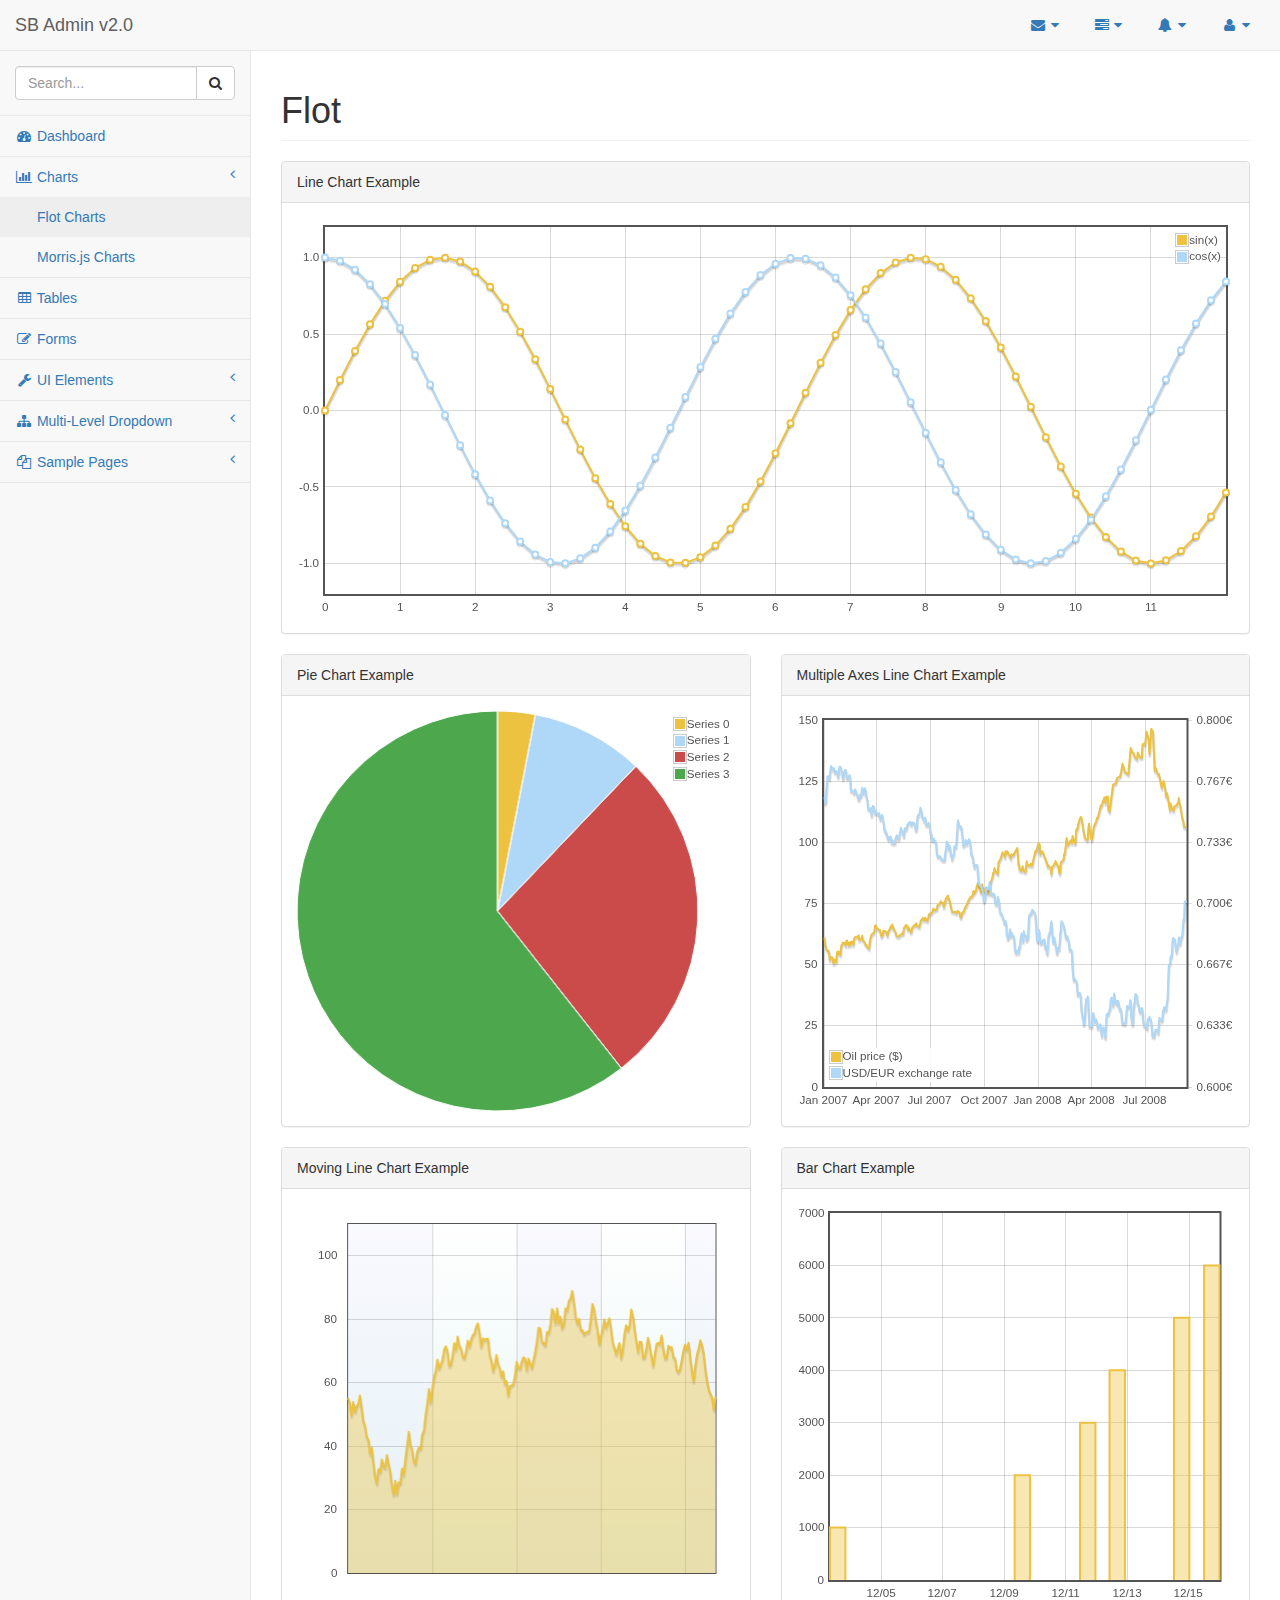
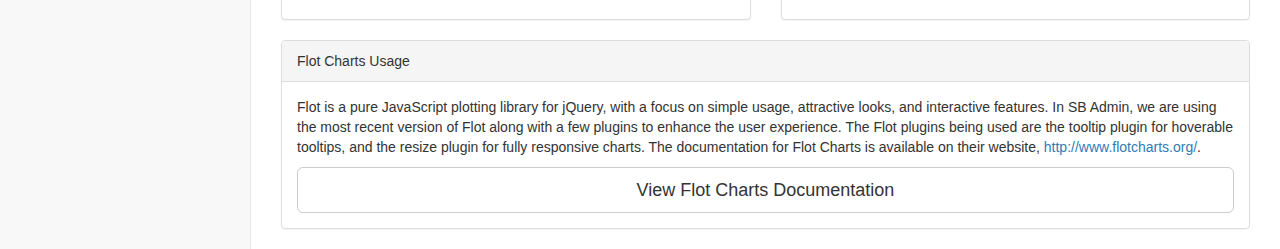
<file: startbootstrap-sb-admin-2-gh-pages/pages/flot.html>
<!DOCTYPE html>
<html lang="en">

<head>

    <meta charset="utf-8">
    <meta http-equiv="X-UA-Compatible" content="IE=edge">
    <meta name="viewport" content="width=device-width, initial-scale=1">
    <meta name="description" content="">
    <meta name="author" content="">

    <title>SB Admin 2 - Bootstrap Admin Theme</title>

    <!-- Bootstrap Core CSS -->
    <link href="../vendor/bootstrap/css/bootstrap.min.css" rel="stylesheet">

    <!-- MetisMenu CSS -->
    <link href="../vendor/metisMenu/metisMenu.min.css" rel="stylesheet">

    <!-- Custom CSS -->
    <link href="../dist/css/sb-admin-2.css" rel="stylesheet">

    <!-- Morris Charts CSS -->
    <link href="../vendor/morrisjs/morris.css" rel="stylesheet">

    <!-- Custom Fonts -->
    <link href="../vendor/font-awesome/css/font-awesome.min.css" rel="stylesheet" type="text/css">

    <!-- HTML5 Shim and Respond.js IE8 support of HTML5 elements and media queries -->
    <!-- WARNING: Respond.js doesn't work if you view the page via file:// -->
    <!--[if lt IE 9]>
        <script src="https://oss.maxcdn.com/libs/html5shiv/3.7.0/html5shiv.js"></script>
        <script src="https://oss.maxcdn.com/libs/respond.js/1.4.2/respond.min.js"></script>
    <![endif]-->

</head>

<body>

    <div id="wrapper">

        <!-- Navigation -->
        <nav class="navbar navbar-default navbar-static-top" role="navigation" style="margin-bottom: 0">
            <div class="navbar-header">
                <button type="button" class="navbar-toggle" data-toggle="collapse" data-target=".navbar-collapse">
                    <span class="sr-only">Toggle navigation</span>
                    <span class="icon-bar"></span>
                    <span class="icon-bar"></span>
                    <span class="icon-bar"></span>
                </button>
                <a class="navbar-brand" href="index.html">SB Admin v2.0</a>
            </div>
            <!-- /.navbar-header -->

            <ul class="nav navbar-top-links navbar-right">
                <li class="dropdown">
                    <a class="dropdown-toggle" data-toggle="dropdown" href="#">
                        <i class="fa fa-envelope fa-fw"></i> <i class="fa fa-caret-down"></i>
                    </a>
                    <ul class="dropdown-menu dropdown-messages">
                        <li>
                            <a href="#">
                                <div>
                                    <strong>John Smith</strong>
                                    <span class="pull-right text-muted">
                                        <em>Yesterday</em>
                                    </span>
                                </div>
                                <div>Lorem ipsum dolor sit amet, consectetur adipiscing elit. Pellentesque eleifend...</div>
                            </a>
                        </li>
                        <li class="divider"></li>
                        <li>
                            <a href="#">
                                <div>
                                    <strong>John Smith</strong>
                                    <span class="pull-right text-muted">
                                        <em>Yesterday</em>
                                    </span>
                                </div>
                                <div>Lorem ipsum dolor sit amet, consectetur adipiscing elit. Pellentesque eleifend...</div>
                            </a>
                        </li>
                        <li class="divider"></li>
                        <li>
                            <a href="#">
                                <div>
                                    <strong>John Smith</strong>
                                    <span class="pull-right text-muted">
                                        <em>Yesterday</em>
                                    </span>
                                </div>
                                <div>Lorem ipsum dolor sit amet, consectetur adipiscing elit. Pellentesque eleifend...</div>
                            </a>
                        </li>
                        <li class="divider"></li>
                        <li>
                            <a class="text-center" href="#">
                                <strong>Read All Messages</strong>
                                <i class="fa fa-angle-right"></i>
                            </a>
                        </li>
                    </ul>
                    <!-- /.dropdown-messages -->
                </li>
                <!-- /.dropdown -->
                <li class="dropdown">
                    <a class="dropdown-toggle" data-toggle="dropdown" href="#">
                        <i class="fa fa-tasks fa-fw"></i> <i class="fa fa-caret-down"></i>
                    </a>
                    <ul class="dropdown-menu dropdown-tasks">
                        <li>
                            <a href="#">
                                <div>
                                    <p>
                                        <strong>Task 1</strong>
                                        <span class="pull-right text-muted">40% Complete</span>
                                    </p>
                                    <div class="progress progress-striped active">
                                        <div class="progress-bar progress-bar-success" role="progressbar" aria-valuenow="40" aria-valuemin="0" aria-valuemax="100" style="width: 40%">
                                            <span class="sr-only">40% Complete (success)</span>
                                        </div>
                                    </div>
                                </div>
                            </a>
                        </li>
                        <li class="divider"></li>
                        <li>
                            <a href="#">
                                <div>
                                    <p>
                                        <strong>Task 2</strong>
                                        <span class="pull-right text-muted">20% Complete</span>
                                    </p>
                                    <div class="progress progress-striped active">
                                        <div class="progress-bar progress-bar-info" role="progressbar" aria-valuenow="20" aria-valuemin="0" aria-valuemax="100" style="width: 20%">
                                            <span class="sr-only">20% Complete</span>
                                        </div>
                                    </div>
                                </div>
                            </a>
                        </li>
                        <li class="divider"></li>
                        <li>
                            <a href="#">
                                <div>
                                    <p>
                                        <strong>Task 3</strong>
                                        <span class="pull-right text-muted">60% Complete</span>
                                    </p>
                                    <div class="progress progress-striped active">
                                        <div class="progress-bar progress-bar-warning" role="progressbar" aria-valuenow="60" aria-valuemin="0" aria-valuemax="100" style="width: 60%">
                                            <span class="sr-only">60% Complete (warning)</span>
                                        </div>
                                    </div>
                                </div>
                            </a>
                        </li>
                        <li class="divider"></li>
                        <li>
                            <a href="#">
                                <div>
                                    <p>
                                        <strong>Task 4</strong>
                                        <span class="pull-right text-muted">80% Complete</span>
                                    </p>
                                    <div class="progress progress-striped active">
                                        <div class="progress-bar progress-bar-danger" role="progressbar" aria-valuenow="80" aria-valuemin="0" aria-valuemax="100" style="width: 80%">
                                            <span class="sr-only">80% Complete (danger)</span>
                                        </div>
                                    </div>
                                </div>
                            </a>
                        </li>
                        <li class="divider"></li>
                        <li>
                            <a class="text-center" href="#">
                                <strong>See All Tasks</strong>
                                <i class="fa fa-angle-right"></i>
                            </a>
                        </li>
                    </ul>
                    <!-- /.dropdown-tasks -->
                </li>
                <!-- /.dropdown -->
                <li class="dropdown">
                    <a class="dropdown-toggle" data-toggle="dropdown" href="#">
                        <i class="fa fa-bell fa-fw"></i> <i class="fa fa-caret-down"></i>
                    </a>
                    <ul class="dropdown-menu dropdown-alerts">
                        <li>
                            <a href="#">
                                <div>
                                    <i class="fa fa-comment fa-fw"></i> New Comment
                                    <span class="pull-right text-muted small">4 minutes ago</span>
                                </div>
                            </a>
                        </li>
                        <li class="divider"></li>
                        <li>
                            <a href="#">
                                <div>
                                    <i class="fa fa-twitter fa-fw"></i> 3 New Followers
                                    <span class="pull-right text-muted small">12 minutes ago</span>
                                </div>
                            </a>
                        </li>
                        <li class="divider"></li>
                        <li>
                            <a href="#">
                                <div>
                                    <i class="fa fa-envelope fa-fw"></i> Message Sent
                                    <span class="pull-right text-muted small">4 minutes ago</span>
                                </div>
                            </a>
                        </li>
                        <li class="divider"></li>
                        <li>
                            <a href="#">
                                <div>
                                    <i class="fa fa-tasks fa-fw"></i> New Task
                                    <span class="pull-right text-muted small">4 minutes ago</span>
                                </div>
                            </a>
                        </li>
                        <li class="divider"></li>
                        <li>
                            <a href="#">
                                <div>
                                    <i class="fa fa-upload fa-fw"></i> Server Rebooted
                                    <span class="pull-right text-muted small">4 minutes ago</span>
                                </div>
                            </a>
                        </li>
                        <li class="divider"></li>
                        <li>
                            <a class="text-center" href="#">
                                <strong>See All Alerts</strong>
                                <i class="fa fa-angle-right"></i>
                            </a>
                        </li>
                    </ul>
                    <!-- /.dropdown-alerts -->
                </li>
                <!-- /.dropdown -->
                <li class="dropdown">
                    <a class="dropdown-toggle" data-toggle="dropdown" href="#">
                        <i class="fa fa-user fa-fw"></i> <i class="fa fa-caret-down"></i>
                    </a>
                    <ul class="dropdown-menu dropdown-user">
                        <li><a href="#"><i class="fa fa-user fa-fw"></i> User Profile</a>
                        </li>
                        <li><a href="#"><i class="fa fa-gear fa-fw"></i> Settings</a>
                        </li>
                        <li class="divider"></li>
                        <li><a href="login.html"><i class="fa fa-sign-out fa-fw"></i> Logout</a>
                        </li>
                    </ul>
                    <!-- /.dropdown-user -->
                </li>
                <!-- /.dropdown -->
            </ul>
            <!-- /.navbar-top-links -->

            <div class="navbar-default sidebar" role="navigation">
                <div class="sidebar-nav navbar-collapse">
                    <ul class="nav" id="side-menu">
                        <li class="sidebar-search">
                            <div class="input-group custom-search-form">
                                <input type="text" class="form-control" placeholder="Search...">
                                <span class="input-group-btn">
                                <button class="btn btn-default" type="button">
                                    <i class="fa fa-search"></i>
                                </button>
                            </span>
                            </div>
                            <!-- /input-group -->
                        </li>
                        <li>
                            <a href="index.html"><i class="fa fa-dashboard fa-fw"></i> Dashboard</a>
                        </li>
                        <li>
                            <a href="#"><i class="fa fa-bar-chart-o fa-fw"></i> Charts<span class="fa arrow"></span></a>
                            <ul class="nav nav-second-level">
                                <li>
                                    <a href="flot.html">Flot Charts</a>
                                </li>
                                <li>
                                    <a href="morris.html">Morris.js Charts</a>
                                </li>
                            </ul>
                            <!-- /.nav-second-level -->
                        </li>
                        <li>
                            <a href="tables.html"><i class="fa fa-table fa-fw"></i> Tables</a>
                        </li>
                        <li>
                            <a href="forms.html"><i class="fa fa-edit fa-fw"></i> Forms</a>
                        </li>
                        <li>
                            <a href="#"><i class="fa fa-wrench fa-fw"></i> UI Elements<span class="fa arrow"></span></a>
                            <ul class="nav nav-second-level">
                                <li>
                                    <a href="panels-wells.html">Panels and Wells</a>
                                </li>
                                <li>
                                    <a href="buttons.html">Buttons</a>
                                </li>
                                <li>
                                    <a href="notifications.html">Notifications</a>
                                </li>
                                <li>
                                    <a href="typography.html">Typography</a>
                                </li>
                                <li>
                                    <a href="icons.html"> Icons</a>
                                </li>
                                <li>
                                    <a href="grid.html">Grid</a>
                                </li>
                            </ul>
                            <!-- /.nav-second-level -->
                        </li>
                        <li>
                            <a href="#"><i class="fa fa-sitemap fa-fw"></i> Multi-Level Dropdown<span class="fa arrow"></span></a>
                            <ul class="nav nav-second-level">
                                <li>
                                    <a href="#">Second Level Item</a>
                                </li>
                                <li>
                                    <a href="#">Second Level Item</a>
                                </li>
                                <li>
                                    <a href="#">Third Level <span class="fa arrow"></span></a>
                                    <ul class="nav nav-third-level">
                                        <li>
                                            <a href="#">Third Level Item</a>
                                        </li>
                                        <li>
                                            <a href="#">Third Level Item</a>
                                        </li>
                                        <li>
                                            <a href="#">Third Level Item</a>
                                        </li>
                                        <li>
                                            <a href="#">Third Level Item</a>
                                        </li>
                                    </ul>
                                    <!-- /.nav-third-level -->
                                </li>
                            </ul>
                            <!-- /.nav-second-level -->
                        </li>
                        <li>
                            <a href="#"><i class="fa fa-files-o fa-fw"></i> Sample Pages<span class="fa arrow"></span></a>
                            <ul class="nav nav-second-level">
                                <li>
                                    <a href="blank.html">Blank Page</a>
                                </li>
                                <li>
                                    <a href="login.html">Login Page</a>
                                </li>
                            </ul>
                            <!-- /.nav-second-level -->
                        </li>
                    </ul>
                </div>
                <!-- /.sidebar-collapse -->
            </div>
            <!-- /.navbar-static-side -->
        </nav>

        <div id="page-wrapper">
            <div class="row">
                <div class="col-lg-12">
                    <h1 class="page-header">Flot</h1>
                </div>
                <!-- /.col-lg-12 -->
            </div>
            <!-- /.row -->
            <div class="row">
                <div class="col-lg-12">
                    <div class="panel panel-default">
                        <div class="panel-heading">
                            Line Chart Example
                        </div>
                        <!-- /.panel-heading -->
                        <div class="panel-body">
                            <div class="flot-chart">
                                <div class="flot-chart-content" id="flot-line-chart"></div>
                            </div>
                        </div>
                        <!-- /.panel-body -->
                    </div>
                    <!-- /.panel -->
                </div>
                <!-- /.col-lg-12 -->
                <div class="col-lg-6">
                    <div class="panel panel-default">
                        <div class="panel-heading">
                            Pie Chart Example
                        </div>
                        <!-- /.panel-heading -->
                        <div class="panel-body">
                            <div class="flot-chart">
                                <div class="flot-chart-content" id="flot-pie-chart"></div>
                            </div>
                        </div>
                        <!-- /.panel-body -->
                    </div>
                    <!-- /.panel -->
                </div>
                <!-- /.col-lg-6 -->
                <div class="col-lg-6">
                    <div class="panel panel-default">
                        <div class="panel-heading">
                            Multiple Axes Line Chart Example
                        </div>
                        <!-- /.panel-heading -->
                        <div class="panel-body">
                            <div class="flot-chart">
                                <div class="flot-chart-content" id="flot-line-chart-multi"></div>
                            </div>
                        </div>
                        <!-- /.panel-body -->
                    </div>
                    <!-- /.panel -->
                </div>
                <!-- /.col-lg-6 -->
                <div class="col-lg-6">
                    <div class="panel panel-default">
                        <div class="panel-heading">
                            Moving Line Chart Example
                        </div>
                        <!-- /.panel-heading -->
                        <div class="panel-body">
                            <div class="flot-chart">
                                <div class="flot-chart-content" id="flot-line-chart-moving"></div>
                            </div>
                        </div>
                        <!-- /.panel-body -->
                    </div>
                    <!-- /.panel -->
                </div>
                <!-- /.col-lg-6 -->
                <div class="col-lg-6">
                    <div class="panel panel-default">
                        <div class="panel-heading">
                            Bar Chart Example
                        </div>
                        <!-- /.panel-heading -->
                        <div class="panel-body">
                            <div class="flot-chart">
                                <div class="flot-chart-content" id="flot-bar-chart"></div>
                            </div>
                        </div>
                        <!-- /.panel-body -->
                    </div>
                    <!-- /.panel -->
                </div>
                <!-- /.col-lg-6 -->
                <div class="col-lg-12">
                    <div class="panel panel-default">
                        <div class="panel-heading">
                            Flot Charts Usage
                        </div>
                        <!-- /.panel-heading -->
                        <div class="panel-body">
                            <p>Flot is a pure JavaScript plotting library for jQuery, with a focus on simple usage, attractive looks, and interactive features. In SB Admin, we are using the most recent version of Flot along with a few plugins to enhance the user experience. The Flot plugins being used are the tooltip plugin for hoverable tooltips, and the resize plugin for fully responsive charts. The documentation for Flot Charts is available on their website, <a target="_blank" href="http://www.flotcharts.org/">http://www.flotcharts.org/</a>.</p>
                            <a target="_blank" class="btn btn-default btn-lg btn-block" href="http://www.flotcharts.org/">View Flot Charts Documentation</a>
                        </div>
                        <!-- /.panel-body -->
                    </div>
                    <!-- /.panel -->
                </div>
                <!-- /.col-lg-6 -->
            </div>
            <!-- /.row -->
        </div>
        <!-- /#page-wrapper -->

    </div>
    <!-- /#wrapper -->

    <!-- jQuery -->
    <script src="../vendor/jquery/jquery.min.js"></script>

    <!-- Bootstrap Core JavaScript -->
    <script src="../vendor/bootstrap/js/bootstrap.min.js"></script>

    <!-- Metis Menu Plugin JavaScript -->
    <script src="../vendor/metisMenu/metisMenu.min.js"></script>

    <!-- Flot Charts JavaScript -->
    <script src="../vendor/flot/excanvas.min.js"></script>
    <script src="../vendor/flot/jquery.flot.js"></script>
    <script src="../vendor/flot/jquery.flot.pie.js"></script>
    <script src="../vendor/flot/jquery.flot.resize.js"></script>
    <script src="../vendor/flot/jquery.flot.time.js"></script>
    <script src="../vendor/flot-tooltip/jquery.flot.tooltip.min.js"></script>
    <script src="../data/flot-data.js"></script>

    <!-- Custom Theme JavaScript -->
    <script src="../dist/js/sb-admin-2.js"></script>

</body>

</html>
</file>
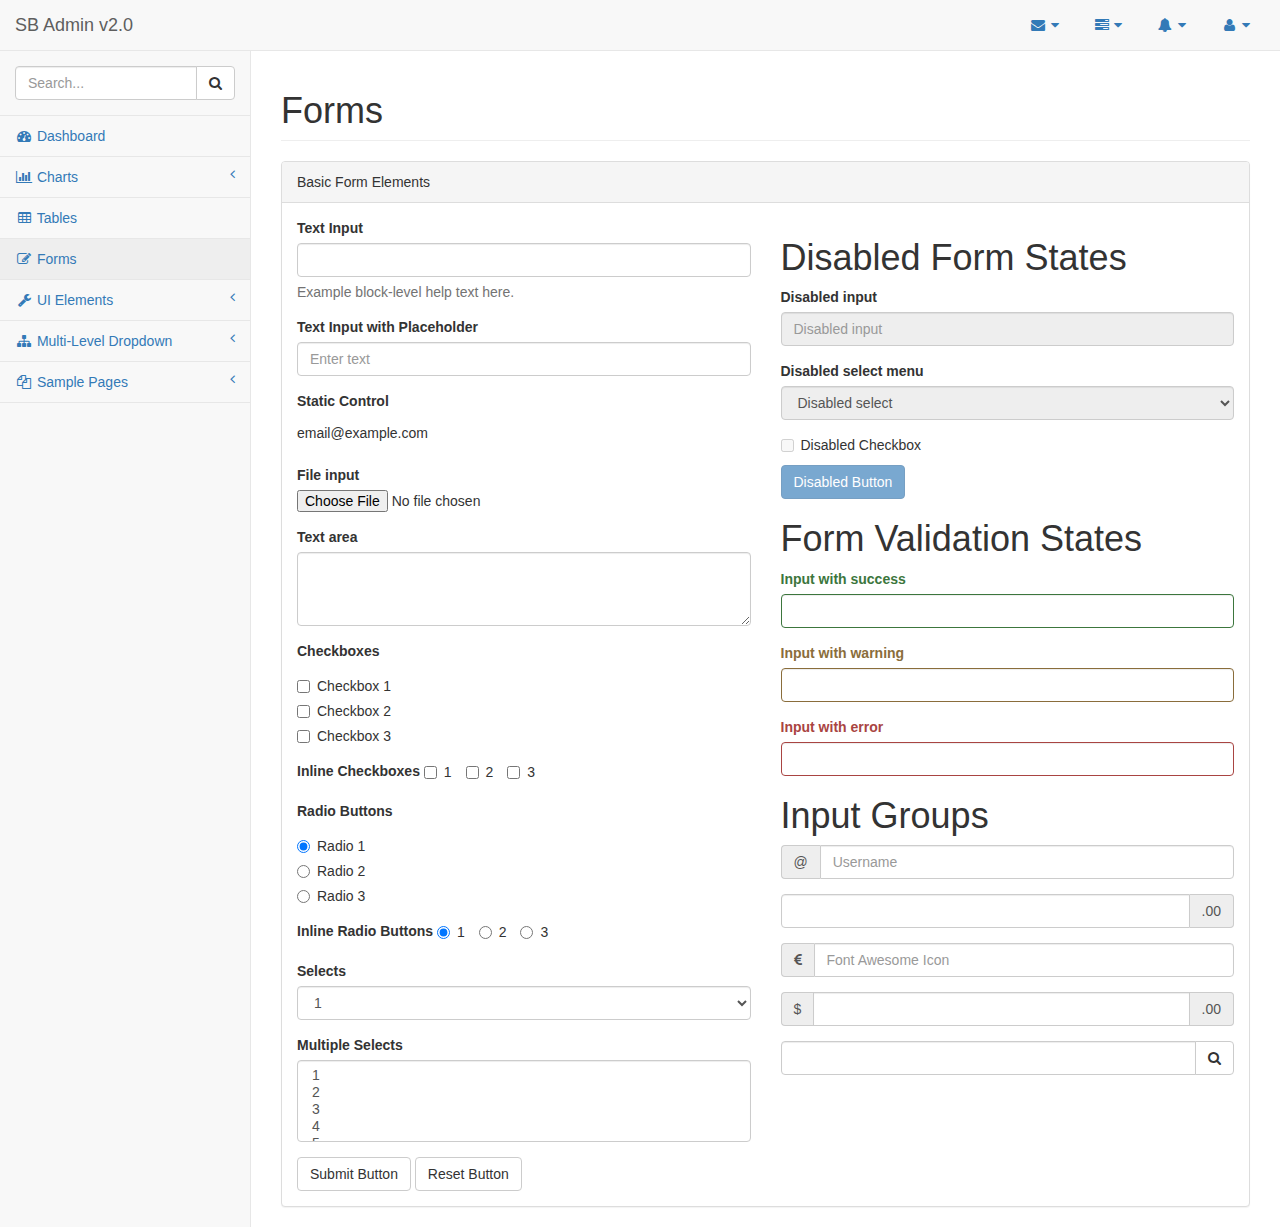
<file: startbootstrap-sb-admin-2-gh-pages/pages/forms.html>
<!DOCTYPE html>
<html lang="en">

<head>

    <meta charset="utf-8">
    <meta http-equiv="X-UA-Compatible" content="IE=edge">
    <meta name="viewport" content="width=device-width, initial-scale=1">
    <meta name="description" content="">
    <meta name="author" content="">

    <title>SB Admin 2 - Bootstrap Admin Theme</title>

    <!-- Bootstrap Core CSS -->
    <link href="../vendor/bootstrap/css/bootstrap.min.css" rel="stylesheet">

    <!-- MetisMenu CSS -->
    <link href="../vendor/metisMenu/metisMenu.min.css" rel="stylesheet">

    <!-- Custom CSS -->
    <link href="../dist/css/sb-admin-2.css" rel="stylesheet">

    <!-- Custom Fonts -->
    <link href="../vendor/font-awesome/css/font-awesome.min.css" rel="stylesheet" type="text/css">

    <!-- HTML5 Shim and Respond.js IE8 support of HTML5 elements and media queries -->
    <!-- WARNING: Respond.js doesn't work if you view the page via file:// -->
    <!--[if lt IE 9]>
        <script src="https://oss.maxcdn.com/libs/html5shiv/3.7.0/html5shiv.js"></script>
        <script src="https://oss.maxcdn.com/libs/respond.js/1.4.2/respond.min.js"></script>
    <![endif]-->

</head>

<body>

    <div id="wrapper">

        <!-- Navigation -->
        <nav class="navbar navbar-default navbar-static-top" role="navigation" style="margin-bottom: 0">
            <div class="navbar-header">
                <button type="button" class="navbar-toggle" data-toggle="collapse" data-target=".navbar-collapse">
                    <span class="sr-only">Toggle navigation</span>
                    <span class="icon-bar"></span>
                    <span class="icon-bar"></span>
                    <span class="icon-bar"></span>
                </button>
                <a class="navbar-brand" href="index.html">SB Admin v2.0</a>
            </div>
            <!-- /.navbar-header -->

            <ul class="nav navbar-top-links navbar-right">
                <li class="dropdown">
                    <a class="dropdown-toggle" data-toggle="dropdown" href="#">
                        <i class="fa fa-envelope fa-fw"></i> <i class="fa fa-caret-down"></i>
                    </a>
                    <ul class="dropdown-menu dropdown-messages">
                        <li>
                            <a href="#">
                                <div>
                                    <strong>John Smith</strong>
                                    <span class="pull-right text-muted">
                                        <em>Yesterday</em>
                                    </span>
                                </div>
                                <div>Lorem ipsum dolor sit amet, consectetur adipiscing elit. Pellentesque eleifend...</div>
                            </a>
                        </li>
                        <li class="divider"></li>
                        <li>
                            <a href="#">
                                <div>
                                    <strong>John Smith</strong>
                                    <span class="pull-right text-muted">
                                        <em>Yesterday</em>
                                    </span>
                                </div>
                                <div>Lorem ipsum dolor sit amet, consectetur adipiscing elit. Pellentesque eleifend...</div>
                            </a>
                        </li>
                        <li class="divider"></li>
                        <li>
                            <a href="#">
                                <div>
                                    <strong>John Smith</strong>
                                    <span class="pull-right text-muted">
                                        <em>Yesterday</em>
                                    </span>
                                </div>
                                <div>Lorem ipsum dolor sit amet, consectetur adipiscing elit. Pellentesque eleifend...</div>
                            </a>
                        </li>
                        <li class="divider"></li>
                        <li>
                            <a class="text-center" href="#">
                                <strong>Read All Messages</strong>
                                <i class="fa fa-angle-right"></i>
                            </a>
                        </li>
                    </ul>
                    <!-- /.dropdown-messages -->
                </li>
                <!-- /.dropdown -->
                <li class="dropdown">
                    <a class="dropdown-toggle" data-toggle="dropdown" href="#">
                        <i class="fa fa-tasks fa-fw"></i> <i class="fa fa-caret-down"></i>
                    </a>
                    <ul class="dropdown-menu dropdown-tasks">
                        <li>
                            <a href="#">
                                <div>
                                    <p>
                                        <strong>Task 1</strong>
                                        <span class="pull-right text-muted">40% Complete</span>
                                    </p>
                                    <div class="progress progress-striped active">
                                        <div class="progress-bar progress-bar-success" role="progressbar" aria-valuenow="40" aria-valuemin="0" aria-valuemax="100" style="width: 40%">
                                            <span class="sr-only">40% Complete (success)</span>
                                        </div>
                                    </div>
                                </div>
                            </a>
                        </li>
                        <li class="divider"></li>
                        <li>
                            <a href="#">
                                <div>
                                    <p>
                                        <strong>Task 2</strong>
                                        <span class="pull-right text-muted">20% Complete</span>
                                    </p>
                                    <div class="progress progress-striped active">
                                        <div class="progress-bar progress-bar-info" role="progressbar" aria-valuenow="20" aria-valuemin="0" aria-valuemax="100" style="width: 20%">
                                            <span class="sr-only">20% Complete</span>
                                        </div>
                                    </div>
                                </div>
                            </a>
                        </li>
                        <li class="divider"></li>
                        <li>
                            <a href="#">
                                <div>
                                    <p>
                                        <strong>Task 3</strong>
                                        <span class="pull-right text-muted">60% Complete</span>
                                    </p>
                                    <div class="progress progress-striped active">
                                        <div class="progress-bar progress-bar-warning" role="progressbar" aria-valuenow="60" aria-valuemin="0" aria-valuemax="100" style="width: 60%">
                                            <span class="sr-only">60% Complete (warning)</span>
                                        </div>
                                    </div>
                                </div>
                            </a>
                        </li>
                        <li class="divider"></li>
                        <li>
                            <a href="#">
                                <div>
                                    <p>
                                        <strong>Task 4</strong>
                                        <span class="pull-right text-muted">80% Complete</span>
                                    </p>
                                    <div class="progress progress-striped active">
                                        <div class="progress-bar progress-bar-danger" role="progressbar" aria-valuenow="80" aria-valuemin="0" aria-valuemax="100" style="width: 80%">
                                            <span class="sr-only">80% Complete (danger)</span>
                                        </div>
                                    </div>
                                </div>
                            </a>
                        </li>
                        <li class="divider"></li>
                        <li>
                            <a class="text-center" href="#">
                                <strong>See All Tasks</strong>
                                <i class="fa fa-angle-right"></i>
                            </a>
                        </li>
                    </ul>
                    <!-- /.dropdown-tasks -->
                </li>
                <!-- /.dropdown -->
                <li class="dropdown">
                    <a class="dropdown-toggle" data-toggle="dropdown" href="#">
                        <i class="fa fa-bell fa-fw"></i> <i class="fa fa-caret-down"></i>
                    </a>
                    <ul class="dropdown-menu dropdown-alerts">
                        <li>
                            <a href="#">
                                <div>
                                    <i class="fa fa-comment fa-fw"></i> New Comment
                                    <span class="pull-right text-muted small">4 minutes ago</span>
                                </div>
                            </a>
                        </li>
                        <li class="divider"></li>
                        <li>
                            <a href="#">
                                <div>
                                    <i class="fa fa-twitter fa-fw"></i> 3 New Followers
                                    <span class="pull-right text-muted small">12 minutes ago</span>
                                </div>
                            </a>
                        </li>
                        <li class="divider"></li>
                        <li>
                            <a href="#">
                                <div>
                                    <i class="fa fa-envelope fa-fw"></i> Message Sent
                                    <span class="pull-right text-muted small">4 minutes ago</span>
                                </div>
                            </a>
                        </li>
                        <li class="divider"></li>
                        <li>
                            <a href="#">
                                <div>
                                    <i class="fa fa-tasks fa-fw"></i> New Task
                                    <span class="pull-right text-muted small">4 minutes ago</span>
                                </div>
                            </a>
                        </li>
                        <li class="divider"></li>
                        <li>
                            <a href="#">
                                <div>
                                    <i class="fa fa-upload fa-fw"></i> Server Rebooted
                                    <span class="pull-right text-muted small">4 minutes ago</span>
                                </div>
                            </a>
                        </li>
                        <li class="divider"></li>
                        <li>
                            <a class="text-center" href="#">
                                <strong>See All Alerts</strong>
                                <i class="fa fa-angle-right"></i>
                            </a>
                        </li>
                    </ul>
                    <!-- /.dropdown-alerts -->
                </li>
                <!-- /.dropdown -->
                <li class="dropdown">
                    <a class="dropdown-toggle" data-toggle="dropdown" href="#">
                        <i class="fa fa-user fa-fw"></i> <i class="fa fa-caret-down"></i>
                    </a>
                    <ul class="dropdown-menu dropdown-user">
                        <li><a href="#"><i class="fa fa-user fa-fw"></i> User Profile</a>
                        </li>
                        <li><a href="#"><i class="fa fa-gear fa-fw"></i> Settings</a>
                        </li>
                        <li class="divider"></li>
                        <li><a href="login.html"><i class="fa fa-sign-out fa-fw"></i> Logout</a>
                        </li>
                    </ul>
                    <!-- /.dropdown-user -->
                </li>
                <!-- /.dropdown -->
            </ul>
            <!-- /.navbar-top-links -->

            <div class="navbar-default sidebar" role="navigation">
                <div class="sidebar-nav navbar-collapse">
                    <ul class="nav" id="side-menu">
                        <li class="sidebar-search">
                            <div class="input-group custom-search-form">
                                <input type="text" class="form-control" placeholder="Search...">
                                <span class="input-group-btn">
                                <button class="btn btn-default" type="button">
                                    <i class="fa fa-search"></i>
                                </button>
                            </span>
                            </div>
                            <!-- /input-group -->
                        </li>
                        <li>
                            <a href="index.html"><i class="fa fa-dashboard fa-fw"></i> Dashboard</a>
                        </li>
                        <li>
                            <a href="#"><i class="fa fa-bar-chart-o fa-fw"></i> Charts<span class="fa arrow"></span></a>
                            <ul class="nav nav-second-level">
                                <li>
                                    <a href="flot.html">Flot Charts</a>
                                </li>
                                <li>
                                    <a href="morris.html">Morris.js Charts</a>
                                </li>
                            </ul>
                            <!-- /.nav-second-level -->
                        </li>
                        <li>
                            <a href="tables.html"><i class="fa fa-table fa-fw"></i> Tables</a>
                        </li>
                        <li>
                            <a href="forms.html"><i class="fa fa-edit fa-fw"></i> Forms</a>
                        </li>
                        <li>
                            <a href="#"><i class="fa fa-wrench fa-fw"></i> UI Elements<span class="fa arrow"></span></a>
                            <ul class="nav nav-second-level">
                                <li>
                                    <a href="panels-wells.html">Panels and Wells</a>
                                </li>
                                <li>
                                    <a href="buttons.html">Buttons</a>
                                </li>
                                <li>
                                    <a href="notifications.html">Notifications</a>
                                </li>
                                <li>
                                    <a href="typography.html">Typography</a>
                                </li>
                                <li>
                                    <a href="icons.html"> Icons</a>
                                </li>
                                <li>
                                    <a href="grid.html">Grid</a>
                                </li>
                            </ul>
                            <!-- /.nav-second-level -->
                        </li>
                        <li>
                            <a href="#"><i class="fa fa-sitemap fa-fw"></i> Multi-Level Dropdown<span class="fa arrow"></span></a>
                            <ul class="nav nav-second-level">
                                <li>
                                    <a href="#">Second Level Item</a>
                                </li>
                                <li>
                                    <a href="#">Second Level Item</a>
                                </li>
                                <li>
                                    <a href="#">Third Level <span class="fa arrow"></span></a>
                                    <ul class="nav nav-third-level">
                                        <li>
                                            <a href="#">Third Level Item</a>
                                        </li>
                                        <li>
                                            <a href="#">Third Level Item</a>
                                        </li>
                                        <li>
                                            <a href="#">Third Level Item</a>
                                        </li>
                                        <li>
                                            <a href="#">Third Level Item</a>
                                        </li>
                                    </ul>
                                    <!-- /.nav-third-level -->
                                </li>
                            </ul>
                            <!-- /.nav-second-level -->
                        </li>
                        <li>
                            <a href="#"><i class="fa fa-files-o fa-fw"></i> Sample Pages<span class="fa arrow"></span></a>
                            <ul class="nav nav-second-level">
                                <li>
                                    <a href="blank.html">Blank Page</a>
                                </li>
                                <li>
                                    <a href="login.html">Login Page</a>
                                </li>
                            </ul>
                            <!-- /.nav-second-level -->
                        </li>
                    </ul>
                </div>
                <!-- /.sidebar-collapse -->
            </div>
            <!-- /.navbar-static-side -->
        </nav>

        <div id="page-wrapper">
            <div class="row">
                <div class="col-lg-12">
                    <h1 class="page-header">Forms</h1>
                </div>
                <!-- /.col-lg-12 -->
            </div>
            <!-- /.row -->
            <div class="row">
                <div class="col-lg-12">
                    <div class="panel panel-default">
                        <div class="panel-heading">
                            Basic Form Elements
                        </div>
                        <div class="panel-body">
                            <div class="row">
                                <div class="col-lg-6">
                                    <form role="form">
                                        <div class="form-group">
                                            <label>Text Input</label>
                                            <input class="form-control">
                                            <p class="help-block">Example block-level help text here.</p>
                                        </div>
                                        <div class="form-group">
                                            <label>Text Input with Placeholder</label>
                                            <input class="form-control" placeholder="Enter text">
                                        </div>
                                        <div class="form-group">
                                            <label>Static Control</label>
                                            <p class="form-control-static">email@example.com</p>
                                        </div>
                                        <div class="form-group">
                                            <label>File input</label>
                                            <input type="file">
                                        </div>
                                        <div class="form-group">
                                            <label>Text area</label>
                                            <textarea class="form-control" rows="3"></textarea>
                                        </div>
                                        <div class="form-group">
                                            <label>Checkboxes</label>
                                            <div class="checkbox">
                                                <label>
                                                    <input type="checkbox" value="">Checkbox 1
                                                </label>
                                            </div>
                                            <div class="checkbox">
                                                <label>
                                                    <input type="checkbox" value="">Checkbox 2
                                                </label>
                                            </div>
                                            <div class="checkbox">
                                                <label>
                                                    <input type="checkbox" value="">Checkbox 3
                                                </label>
                                            </div>
                                        </div>
                                        <div class="form-group">
                                            <label>Inline Checkboxes</label>
                                            <label class="checkbox-inline">
                                                <input type="checkbox">1
                                            </label>
                                            <label class="checkbox-inline">
                                                <input type="checkbox">2
                                            </label>
                                            <label class="checkbox-inline">
                                                <input type="checkbox">3
                                            </label>
                                        </div>
                                        <div class="form-group">
                                            <label>Radio Buttons</label>
                                            <div class="radio">
                                                <label>
                                                    <input type="radio" name="optionsRadios" id="optionsRadios1" value="option1" checked>Radio 1
                                                </label>
                                            </div>
                                            <div class="radio">
                                                <label>
                                                    <input type="radio" name="optionsRadios" id="optionsRadios2" value="option2">Radio 2
                                                </label>
                                            </div>
                                            <div class="radio">
                                                <label>
                                                    <input type="radio" name="optionsRadios" id="optionsRadios3" value="option3">Radio 3
                                                </label>
                                            </div>
                                        </div>
                                        <div class="form-group">
                                            <label>Inline Radio Buttons</label>
                                            <label class="radio-inline">
                                                <input type="radio" name="optionsRadiosInline" id="optionsRadiosInline1" value="option1" checked>1
                                            </label>
                                            <label class="radio-inline">
                                                <input type="radio" name="optionsRadiosInline" id="optionsRadiosInline2" value="option2">2
                                            </label>
                                            <label class="radio-inline">
                                                <input type="radio" name="optionsRadiosInline" id="optionsRadiosInline3" value="option3">3
                                            </label>
                                        </div>
                                        <div class="form-group">
                                            <label>Selects</label>
                                            <select class="form-control">
                                                <option>1</option>
                                                <option>2</option>
                                                <option>3</option>
                                                <option>4</option>
                                                <option>5</option>
                                            </select>
                                        </div>
                                        <div class="form-group">
                                            <label>Multiple Selects</label>
                                            <select multiple class="form-control">
                                                <option>1</option>
                                                <option>2</option>
                                                <option>3</option>
                                                <option>4</option>
                                                <option>5</option>
                                            </select>
                                        </div>
                                        <button type="submit" class="btn btn-default">Submit Button</button>
                                        <button type="reset" class="btn btn-default">Reset Button</button>
                                    </form>
                                </div>
                                <!-- /.col-lg-6 (nested) -->
                                <div class="col-lg-6">
                                    <h1>Disabled Form States</h1>
                                    <form role="form">
                                        <fieldset disabled>
                                            <div class="form-group">
                                                <label for="disabledSelect">Disabled input</label>
                                                <input class="form-control" id="disabledInput" type="text" placeholder="Disabled input" disabled>
                                            </div>
                                            <div class="form-group">
                                                <label for="disabledSelect">Disabled select menu</label>
                                                <select id="disabledSelect" class="form-control">
                                                    <option>Disabled select</option>
                                                </select>
                                            </div>
                                            <div class="checkbox">
                                                <label>
                                                    <input type="checkbox">Disabled Checkbox
                                                </label>
                                            </div>
                                            <button type="submit" class="btn btn-primary">Disabled Button</button>
                                        </fieldset>
                                    </form>
                                    <h1>Form Validation States</h1>
                                    <form role="form">
                                        <div class="form-group has-success">
                                            <label class="control-label" for="inputSuccess">Input with success</label>
                                            <input type="text" class="form-control" id="inputSuccess">
                                        </div>
                                        <div class="form-group has-warning">
                                            <label class="control-label" for="inputWarning">Input with warning</label>
                                            <input type="text" class="form-control" id="inputWarning">
                                        </div>
                                        <div class="form-group has-error">
                                            <label class="control-label" for="inputError">Input with error</label>
                                            <input type="text" class="form-control" id="inputError">
                                        </div>
                                    </form>
                                    <h1>Input Groups</h1>
                                    <form role="form">
                                        <div class="form-group input-group">
                                            <span class="input-group-addon">@</span>
                                            <input type="text" class="form-control" placeholder="Username">
                                        </div>
                                        <div class="form-group input-group">
                                            <input type="text" class="form-control">
                                            <span class="input-group-addon">.00</span>
                                        </div>
                                        <div class="form-group input-group">
                                            <span class="input-group-addon"><i class="fa fa-eur"></i>
                                            </span>
                                            <input type="text" class="form-control" placeholder="Font Awesome Icon">
                                        </div>
                                        <div class="form-group input-group">
                                            <span class="input-group-addon">$</span>
                                            <input type="text" class="form-control">
                                            <span class="input-group-addon">.00</span>
                                        </div>
                                        <div class="form-group input-group">
                                            <input type="text" class="form-control">
                                            <span class="input-group-btn">
                                                <button class="btn btn-default" type="button"><i class="fa fa-search"></i>
                                                </button>
                                            </span>
                                        </div>
                                    </form>
                                </div>
                                <!-- /.col-lg-6 (nested) -->
                            </div>
                            <!-- /.row (nested) -->
                        </div>
                        <!-- /.panel-body -->
                    </div>
                    <!-- /.panel -->
                </div>
                <!-- /.col-lg-12 -->
            </div>
            <!-- /.row -->
        </div>
        <!-- /#page-wrapper -->

    </div>
    <!-- /#wrapper -->

    <!-- jQuery -->
    <script src="../vendor/jquery/jquery.min.js"></script>

    <!-- Bootstrap Core JavaScript -->
    <script src="../vendor/bootstrap/js/bootstrap.min.js"></script>

    <!-- Metis Menu Plugin JavaScript -->
    <script src="../vendor/metisMenu/metisMenu.min.js"></script>

    <!-- Custom Theme JavaScript -->
    <script src="../dist/js/sb-admin-2.js"></script>

</body>

</html>
</file>
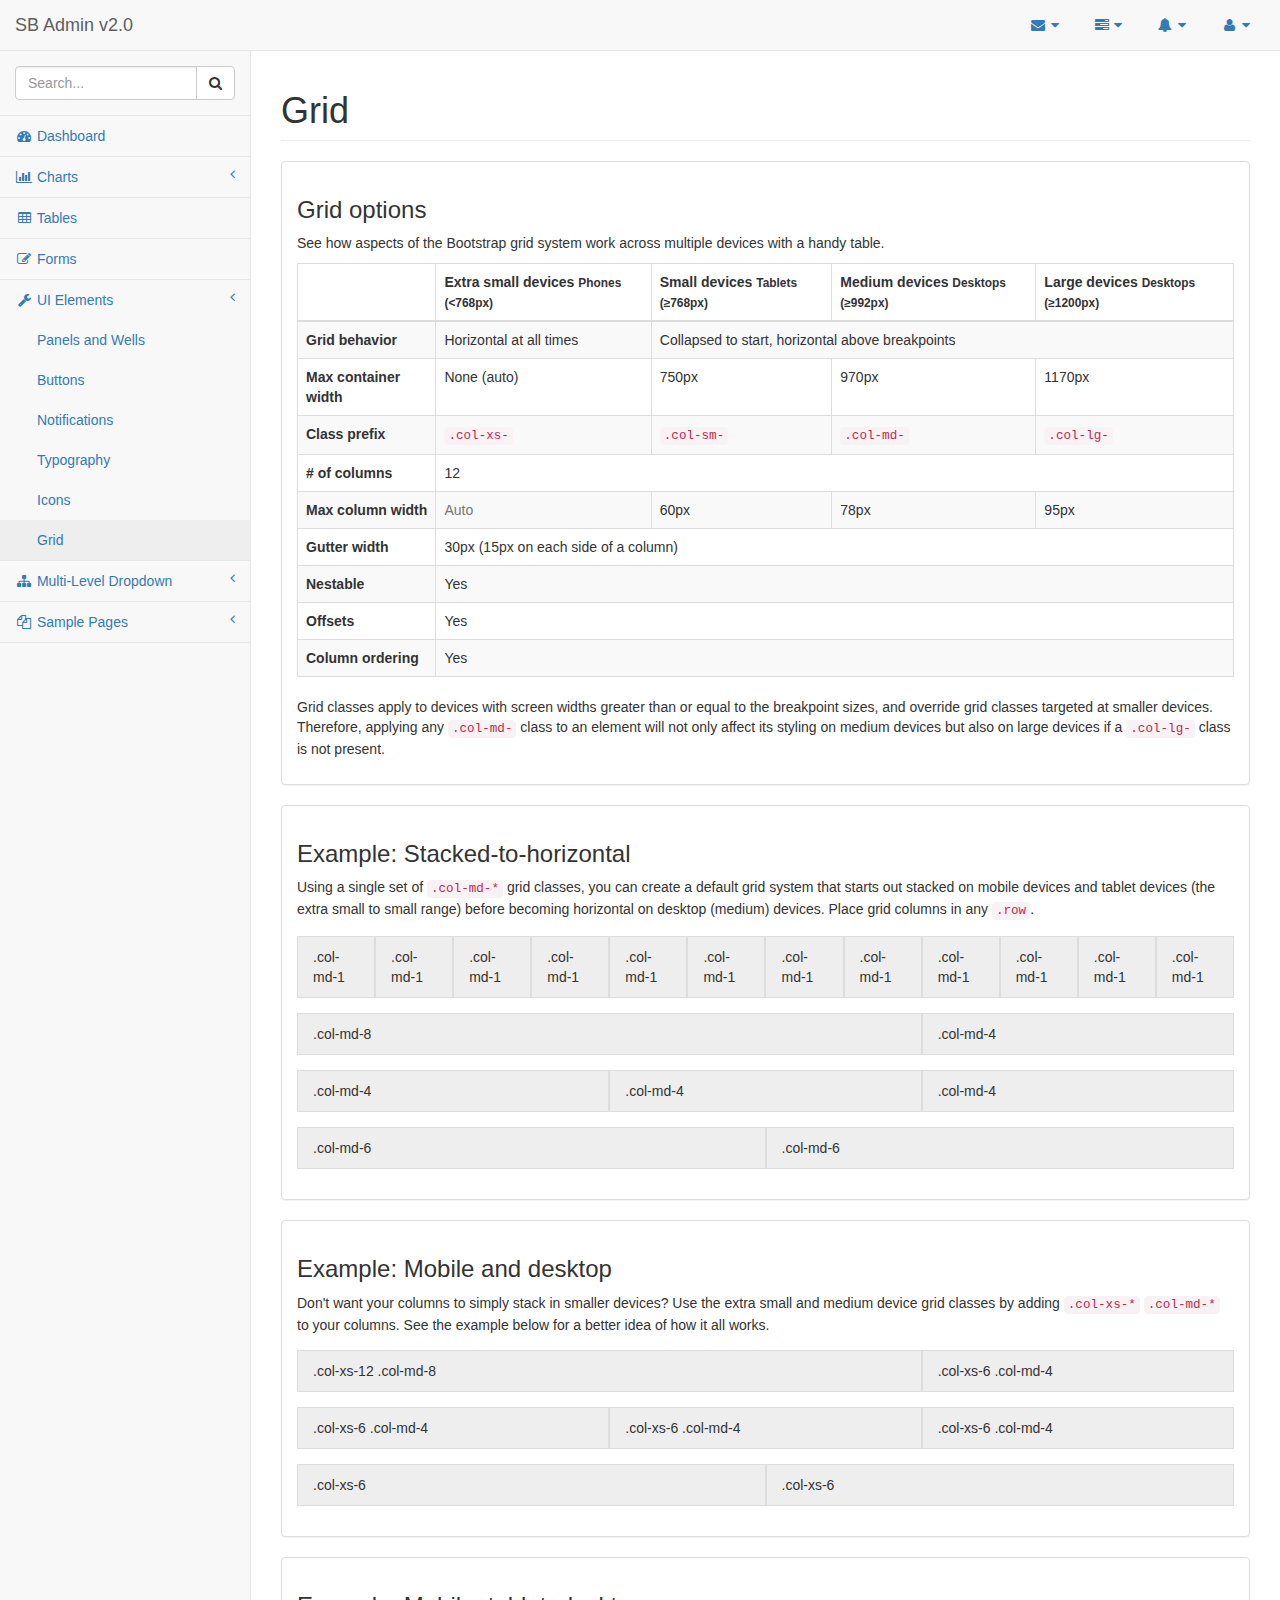
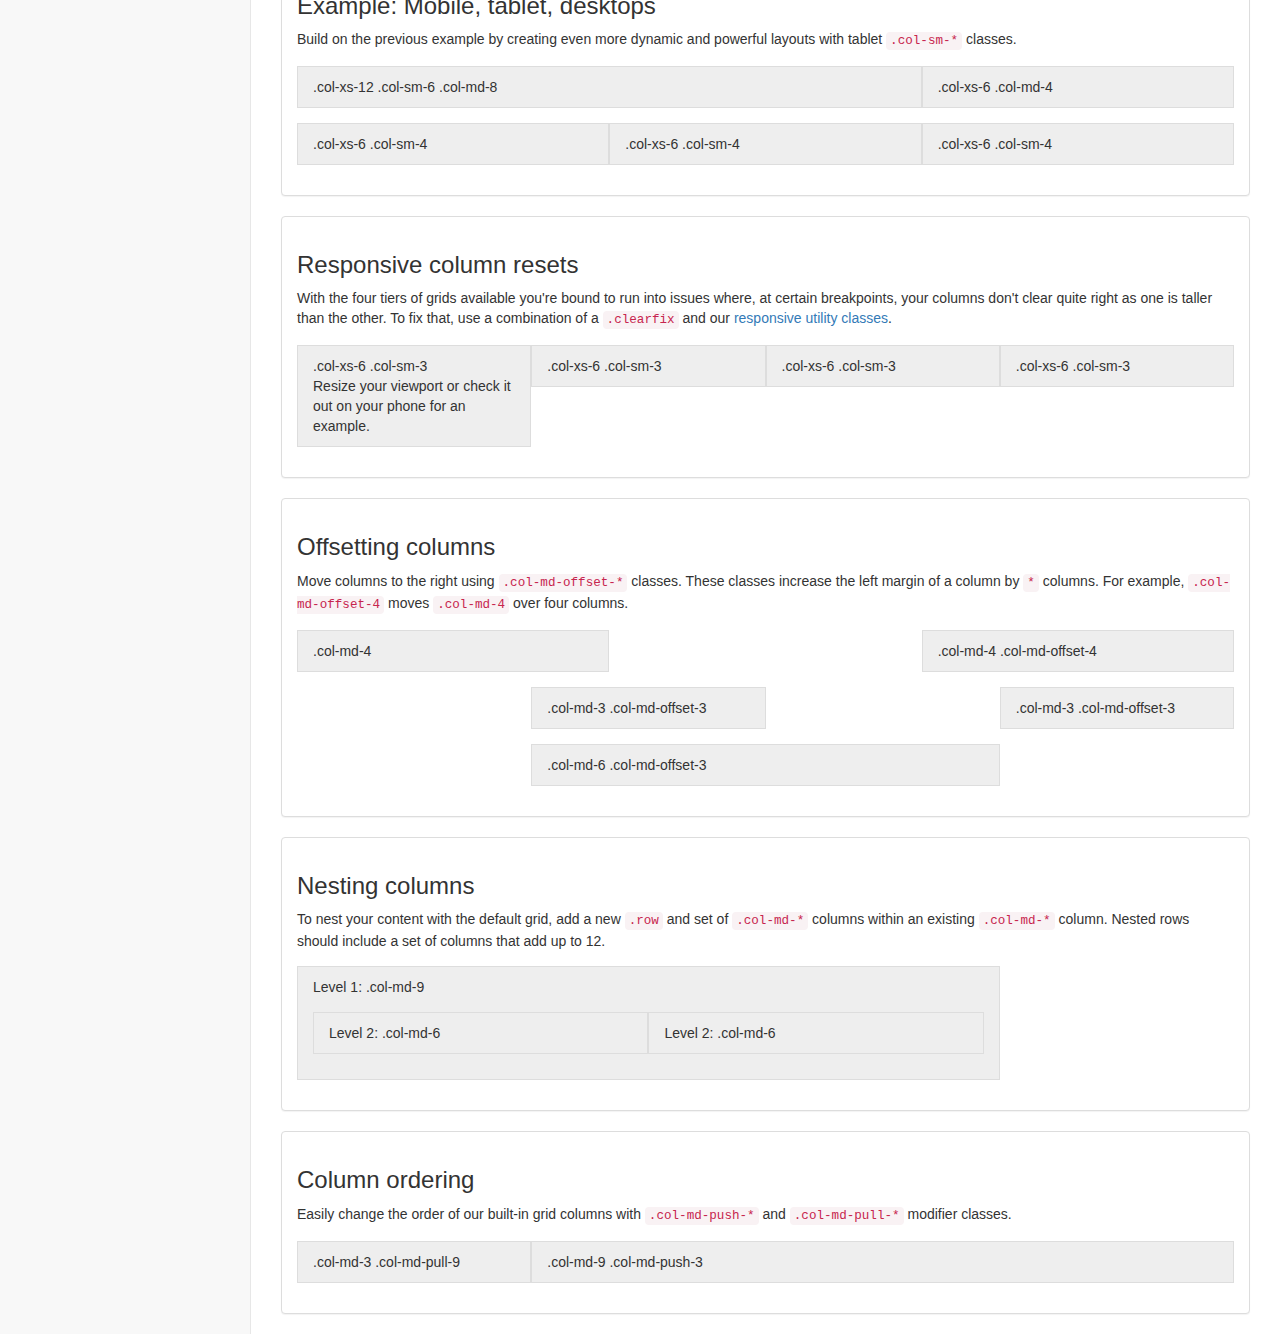
<file: startbootstrap-sb-admin-2-gh-pages/pages/grid.html>
<!DOCTYPE html>
<html lang="en">

<head>

    <meta charset="utf-8">
    <meta http-equiv="X-UA-Compatible" content="IE=edge">
    <meta name="viewport" content="width=device-width, initial-scale=1">
    <meta name="description" content="">
    <meta name="author" content="">

    <title>SB Admin 2 - Bootstrap Admin Theme</title>

    <!-- Bootstrap Core CSS -->
    <link href="../vendor/bootstrap/css/bootstrap.min.css" rel="stylesheet">

    <!-- MetisMenu CSS -->
    <link href="../vendor/metisMenu/metisMenu.min.css" rel="stylesheet">

    <!-- Custom CSS -->
    <link href="../dist/css/sb-admin-2.css" rel="stylesheet">

    <!-- Custom Fonts -->
    <link href="../vendor/font-awesome/css/font-awesome.min.css" rel="stylesheet" type="text/css">

    <!-- HTML5 Shim and Respond.js IE8 support of HTML5 elements and media queries -->
    <!-- WARNING: Respond.js doesn't work if you view the page via file:// -->
    <!--[if lt IE 9]>
        <script src="https://oss.maxcdn.com/libs/html5shiv/3.7.0/html5shiv.js"></script>
        <script src="https://oss.maxcdn.com/libs/respond.js/1.4.2/respond.min.js"></script>
    <![endif]-->

</head>

<body>

    <div id="wrapper">

        <!-- Navigation -->
        <nav class="navbar navbar-default navbar-static-top" role="navigation" style="margin-bottom: 0">
            <div class="navbar-header">
                <button type="button" class="navbar-toggle" data-toggle="collapse" data-target=".navbar-collapse">
                    <span class="sr-only">Toggle navigation</span>
                    <span class="icon-bar"></span>
                    <span class="icon-bar"></span>
                    <span class="icon-bar"></span>
                </button>
                <a class="navbar-brand" href="index.html">SB Admin v2.0</a>
            </div>
            <!-- /.navbar-header -->

            <ul class="nav navbar-top-links navbar-right">
                <li class="dropdown">
                    <a class="dropdown-toggle" data-toggle="dropdown" href="#">
                        <i class="fa fa-envelope fa-fw"></i> <i class="fa fa-caret-down"></i>
                    </a>
                    <ul class="dropdown-menu dropdown-messages">
                        <li>
                            <a href="#">
                                <div>
                                    <strong>John Smith</strong>
                                    <span class="pull-right text-muted">
                                        <em>Yesterday</em>
                                    </span>
                                </div>
                                <div>Lorem ipsum dolor sit amet, consectetur adipiscing elit. Pellentesque eleifend...</div>
                            </a>
                        </li>
                        <li class="divider"></li>
                        <li>
                            <a href="#">
                                <div>
                                    <strong>John Smith</strong>
                                    <span class="pull-right text-muted">
                                        <em>Yesterday</em>
                                    </span>
                                </div>
                                <div>Lorem ipsum dolor sit amet, consectetur adipiscing elit. Pellentesque eleifend...</div>
                            </a>
                        </li>
                        <li class="divider"></li>
                        <li>
                            <a href="#">
                                <div>
                                    <strong>John Smith</strong>
                                    <span class="pull-right text-muted">
                                        <em>Yesterday</em>
                                    </span>
                                </div>
                                <div>Lorem ipsum dolor sit amet, consectetur adipiscing elit. Pellentesque eleifend...</div>
                            </a>
                        </li>
                        <li class="divider"></li>
                        <li>
                            <a class="text-center" href="#">
                                <strong>Read All Messages</strong>
                                <i class="fa fa-angle-right"></i>
                            </a>
                        </li>
                    </ul>
                    <!-- /.dropdown-messages -->
                </li>
                <!-- /.dropdown -->
                <li class="dropdown">
                    <a class="dropdown-toggle" data-toggle="dropdown" href="#">
                        <i class="fa fa-tasks fa-fw"></i> <i class="fa fa-caret-down"></i>
                    </a>
                    <ul class="dropdown-menu dropdown-tasks">
                        <li>
                            <a href="#">
                                <div>
                                    <p>
                                        <strong>Task 1</strong>
                                        <span class="pull-right text-muted">40% Complete</span>
                                    </p>
                                    <div class="progress progress-striped active">
                                        <div class="progress-bar progress-bar-success" role="progressbar" aria-valuenow="40" aria-valuemin="0" aria-valuemax="100" style="width: 40%">
                                            <span class="sr-only">40% Complete (success)</span>
                                        </div>
                                    </div>
                                </div>
                            </a>
                        </li>
                        <li class="divider"></li>
                        <li>
                            <a href="#">
                                <div>
                                    <p>
                                        <strong>Task 2</strong>
                                        <span class="pull-right text-muted">20% Complete</span>
                                    </p>
                                    <div class="progress progress-striped active">
                                        <div class="progress-bar progress-bar-info" role="progressbar" aria-valuenow="20" aria-valuemin="0" aria-valuemax="100" style="width: 20%">
                                            <span class="sr-only">20% Complete</span>
                                        </div>
                                    </div>
                                </div>
                            </a>
                        </li>
                        <li class="divider"></li>
                        <li>
                            <a href="#">
                                <div>
                                    <p>
                                        <strong>Task 3</strong>
                                        <span class="pull-right text-muted">60% Complete</span>
                                    </p>
                                    <div class="progress progress-striped active">
                                        <div class="progress-bar progress-bar-warning" role="progressbar" aria-valuenow="60" aria-valuemin="0" aria-valuemax="100" style="width: 60%">
                                            <span class="sr-only">60% Complete (warning)</span>
                                        </div>
                                    </div>
                                </div>
                            </a>
                        </li>
                        <li class="divider"></li>
                        <li>
                            <a href="#">
                                <div>
                                    <p>
                                        <strong>Task 4</strong>
                                        <span class="pull-right text-muted">80% Complete</span>
                                    </p>
                                    <div class="progress progress-striped active">
                                        <div class="progress-bar progress-bar-danger" role="progressbar" aria-valuenow="80" aria-valuemin="0" aria-valuemax="100" style="width: 80%">
                                            <span class="sr-only">80% Complete (danger)</span>
                                        </div>
                                    </div>
                                </div>
                            </a>
                        </li>
                        <li class="divider"></li>
                        <li>
                            <a class="text-center" href="#">
                                <strong>See All Tasks</strong>
                                <i class="fa fa-angle-right"></i>
                            </a>
                        </li>
                    </ul>
                    <!-- /.dropdown-tasks -->
                </li>
                <!-- /.dropdown -->
                <li class="dropdown">
                    <a class="dropdown-toggle" data-toggle="dropdown" href="#">
                        <i class="fa fa-bell fa-fw"></i> <i class="fa fa-caret-down"></i>
                    </a>
                    <ul class="dropdown-menu dropdown-alerts">
                        <li>
                            <a href="#">
                                <div>
                                    <i class="fa fa-comment fa-fw"></i> New Comment
                                    <span class="pull-right text-muted small">4 minutes ago</span>
                                </div>
                            </a>
                        </li>
                        <li class="divider"></li>
                        <li>
                            <a href="#">
                                <div>
                                    <i class="fa fa-twitter fa-fw"></i> 3 New Followers
                                    <span class="pull-right text-muted small">12 minutes ago</span>
                                </div>
                            </a>
                        </li>
                        <li class="divider"></li>
                        <li>
                            <a href="#">
                                <div>
                                    <i class="fa fa-envelope fa-fw"></i> Message Sent
                                    <span class="pull-right text-muted small">4 minutes ago</span>
                                </div>
                            </a>
                        </li>
                        <li class="divider"></li>
                        <li>
                            <a href="#">
                                <div>
                                    <i class="fa fa-tasks fa-fw"></i> New Task
                                    <span class="pull-right text-muted small">4 minutes ago</span>
                                </div>
                            </a>
                        </li>
                        <li class="divider"></li>
                        <li>
                            <a href="#">
                                <div>
                                    <i class="fa fa-upload fa-fw"></i> Server Rebooted
                                    <span class="pull-right text-muted small">4 minutes ago</span>
                                </div>
                            </a>
                        </li>
                        <li class="divider"></li>
                        <li>
                            <a class="text-center" href="#">
                                <strong>See All Alerts</strong>
                                <i class="fa fa-angle-right"></i>
                            </a>
                        </li>
                    </ul>
                    <!-- /.dropdown-alerts -->
                </li>
                <!-- /.dropdown -->
                <li class="dropdown">
                    <a class="dropdown-toggle" data-toggle="dropdown" href="#">
                        <i class="fa fa-user fa-fw"></i> <i class="fa fa-caret-down"></i>
                    </a>
                    <ul class="dropdown-menu dropdown-user">
                        <li><a href="#"><i class="fa fa-user fa-fw"></i> User Profile</a>
                        </li>
                        <li><a href="#"><i class="fa fa-gear fa-fw"></i> Settings</a>
                        </li>
                        <li class="divider"></li>
                        <li><a href="login.html"><i class="fa fa-sign-out fa-fw"></i> Logout</a>
                        </li>
                    </ul>
                    <!-- /.dropdown-user -->
                </li>
                <!-- /.dropdown -->
            </ul>
            <!-- /.navbar-top-links -->

            <div class="navbar-default sidebar" role="navigation">
                <div class="sidebar-nav navbar-collapse">
                    <ul class="nav" id="side-menu">
                        <li class="sidebar-search">
                            <div class="input-group custom-search-form">
                                <input type="text" class="form-control" placeholder="Search...">
                                <span class="input-group-btn">
                                <button class="btn btn-default" type="button">
                                    <i class="fa fa-search"></i>
                                </button>
                            </span>
                            </div>
                            <!-- /input-group -->
                        </li>
                        <li>
                            <a href="index.html"><i class="fa fa-dashboard fa-fw"></i> Dashboard</a>
                        </li>
                        <li>
                            <a href="#"><i class="fa fa-bar-chart-o fa-fw"></i> Charts<span class="fa arrow"></span></a>
                            <ul class="nav nav-second-level">
                                <li>
                                    <a href="flot.html">Flot Charts</a>
                                </li>
                                <li>
                                    <a href="morris.html">Morris.js Charts</a>
                                </li>
                            </ul>
                            <!-- /.nav-second-level -->
                        </li>
                        <li>
                            <a href="tables.html"><i class="fa fa-table fa-fw"></i> Tables</a>
                        </li>
                        <li>
                            <a href="forms.html"><i class="fa fa-edit fa-fw"></i> Forms</a>
                        </li>
                        <li>
                            <a href="#"><i class="fa fa-wrench fa-fw"></i> UI Elements<span class="fa arrow"></span></a>
                            <ul class="nav nav-second-level">
                                <li>
                                    <a href="panels-wells.html">Panels and Wells</a>
                                </li>
                                <li>
                                    <a href="buttons.html">Buttons</a>
                                </li>
                                <li>
                                    <a href="notifications.html">Notifications</a>
                                </li>
                                <li>
                                    <a href="typography.html">Typography</a>
                                </li>
                                <li>
                                    <a href="icons.html"> Icons</a>
                                </li>
                                <li>
                                    <a href="grid.html">Grid</a>
                                </li>
                            </ul>
                            <!-- /.nav-second-level -->
                        </li>
                        <li>
                            <a href="#"><i class="fa fa-sitemap fa-fw"></i> Multi-Level Dropdown<span class="fa arrow"></span></a>
                            <ul class="nav nav-second-level">
                                <li>
                                    <a href="#">Second Level Item</a>
                                </li>
                                <li>
                                    <a href="#">Second Level Item</a>
                                </li>
                                <li>
                                    <a href="#">Third Level <span class="fa arrow"></span></a>
                                    <ul class="nav nav-third-level">
                                        <li>
                                            <a href="#">Third Level Item</a>
                                        </li>
                                        <li>
                                            <a href="#">Third Level Item</a>
                                        </li>
                                        <li>
                                            <a href="#">Third Level Item</a>
                                        </li>
                                        <li>
                                            <a href="#">Third Level Item</a>
                                        </li>
                                    </ul>
                                    <!-- /.nav-third-level -->
                                </li>
                            </ul>
                            <!-- /.nav-second-level -->
                        </li>
                        <li>
                            <a href="#"><i class="fa fa-files-o fa-fw"></i> Sample Pages<span class="fa arrow"></span></a>
                            <ul class="nav nav-second-level">
                                <li>
                                    <a href="blank.html">Blank Page</a>
                                </li>
                                <li>
                                    <a href="login.html">Login Page</a>
                                </li>
                            </ul>
                            <!-- /.nav-second-level -->
                        </li>
                    </ul>
                </div>
                <!-- /.sidebar-collapse -->
            </div>
            <!-- /.navbar-static-side -->
        </nav>

        <div id="page-wrapper">
            <div class="row">
                <div class="col-lg-12">
                    <h1 class="page-header">Grid</h1>
                </div>
                <!-- /.col-lg-12 -->
            </div>
            <!-- /.row -->
            <div class="row">
                <div class="col-lg-12">
                    <div class="panel panel-default">
                        <div class="panel-body">
                            <h3>Grid options</h3>
                            <p>See how aspects of the Bootstrap grid system work across multiple devices with a handy table.</p>
                            <div class="table-responsive">
                                <table class="table table-bordered table-striped">
                                    <thead>
                                        <tr>
                                            <th></th>
                                            <th>
                                                Extra small devices
                                                <small>Phones (&lt;768px)</small>
                                            </th>
                                            <th>
                                                Small devices
                                                <small>Tablets (&ge;768px)</small>
                                            </th>
                                            <th>
                                                Medium devices
                                                <small>Desktops (&ge;992px)</small>
                                            </th>
                                            <th>
                                                Large devices
                                                <small>Desktops (&ge;1200px)</small>
                                            </th>
                                        </tr>
                                    </thead>
                                    <tbody>
                                        <tr>
                                            <th>Grid behavior</th>
                                            <td>Horizontal at all times</td>
                                            <td colspan="3">Collapsed to start, horizontal above breakpoints</td>
                                        </tr>
                                        <tr>
                                            <th>Max container width</th>
                                            <td>None (auto)</td>
                                            <td>750px</td>
                                            <td>970px</td>
                                            <td>1170px</td>
                                        </tr>
                                        <tr>
                                            <th>Class prefix</th>
                                            <td>
                                                <code>.col-xs-</code>
                                            </td>
                                            <td>
                                                <code>.col-sm-</code>
                                            </td>
                                            <td>
                                                <code>.col-md-</code>
                                            </td>
                                            <td>
                                                <code>.col-lg-</code>
                                            </td>
                                        </tr>
                                        <tr>
                                            <th># of columns</th>
                                            <td colspan="4">12</td>
                                        </tr>
                                        <tr>
                                            <th>Max column width</th>
                                            <td class="text-muted">Auto</td>
                                            <td>60px</td>
                                            <td>78px</td>
                                            <td>95px</td>
                                        </tr>
                                        <tr>
                                            <th>Gutter width</th>
                                            <td colspan="4">30px (15px on each side of a column)</td>
                                        </tr>
                                        <tr>
                                            <th>Nestable</th>
                                            <td colspan="4">Yes</td>
                                        </tr>
                                        <tr>
                                            <th>Offsets</th>
                                            <td colspan="4">Yes</td>
                                        </tr>
                                        <tr>
                                            <th>Column ordering</th>
                                            <td colspan="4">Yes</td>
                                        </tr>
                                    </tbody>
                                </table>
                            </div>
                            <p>Grid classes apply to devices with screen widths greater than or equal to the breakpoint sizes, and override grid classes targeted at smaller devices. Therefore, applying any
                                <code>.col-md-</code> class to an element will not only affect its styling on medium devices but also on large devices if a
                                <code>.col-lg-</code> class is not present.</p>
                        </div>
                    </div>
                </div>
                <!-- /.col-lg-12 -->
            </div>
            <!-- /.row -->

            <div class="row">
                <div class="col-lg-12">
                    <div class="panel panel-default">
                        <div class="panel-body">
                            <h3>Example: Stacked-to-horizontal</h3>
                            <p>Using a single set of
                                <code>.col-md-*</code> grid classes, you can create a default grid system that starts out stacked on mobile devices and tablet devices (the extra small to small range) before becoming horizontal on desktop (medium) devices. Place grid columns in any
                                <code>.row</code>.</p>
                            <div class="row show-grid">
                                <div class="col-md-1">.col-md-1</div>
                                <div class="col-md-1">.col-md-1</div>
                                <div class="col-md-1">.col-md-1</div>
                                <div class="col-md-1">.col-md-1</div>
                                <div class="col-md-1">.col-md-1</div>
                                <div class="col-md-1">.col-md-1</div>
                                <div class="col-md-1">.col-md-1</div>
                                <div class="col-md-1">.col-md-1</div>
                                <div class="col-md-1">.col-md-1</div>
                                <div class="col-md-1">.col-md-1</div>
                                <div class="col-md-1">.col-md-1</div>
                                <div class="col-md-1">.col-md-1</div>
                            </div>
                            <div class="row show-grid">
                                <div class="col-md-8">.col-md-8</div>
                                <div class="col-md-4">.col-md-4</div>
                            </div>
                            <div class="row show-grid">
                                <div class="col-md-4">.col-md-4</div>
                                <div class="col-md-4">.col-md-4</div>
                                <div class="col-md-4">.col-md-4</div>
                            </div>
                            <div class="row show-grid">
                                <div class="col-md-6">.col-md-6</div>
                                <div class="col-md-6">.col-md-6</div>
                            </div>
                        </div>
                    </div>
                </div>
                <!-- /.col-lg-12 -->
            </div>
            <!-- /.row -->

            <div class="row">
                <div class="col-lg-12">
                    <div class="panel panel-default">
                        <div class="panel-body">
                            <h3>Example: Mobile and desktop</h3>
                            <p>Don't want your columns to simply stack in smaller devices? Use the extra small and medium device grid classes by adding
                                <code>.col-xs-*</code>
                                <code>.col-md-*</code> to your columns. See the example below for a better idea of how it all works.</p>
                            <div class="row show-grid">
                                <div class="col-xs-12 col-md-8">.col-xs-12 .col-md-8</div>
                                <div class="col-xs-6 col-md-4">.col-xs-6 .col-md-4</div>
                            </div>
                            <div class="row show-grid">
                                <div class="col-xs-6 col-md-4">.col-xs-6 .col-md-4</div>
                                <div class="col-xs-6 col-md-4">.col-xs-6 .col-md-4</div>
                                <div class="col-xs-6 col-md-4">.col-xs-6 .col-md-4</div>
                            </div>
                            <div class="row show-grid">
                                <div class="col-xs-6">.col-xs-6</div>
                                <div class="col-xs-6">.col-xs-6</div>
                            </div>
                        </div>
                    </div>
                </div>
                <!-- /.col-lg-12 -->
            </div>
            <!-- /.row -->

            <div class="row">
                <div class="col-lg-12">
                    <div class="panel panel-default">
                        <div class="panel-body">
                            <h3>Example: Mobile, tablet, desktops</h3>
                            <p>Build on the previous example by creating even more dynamic and powerful layouts with tablet
                                <code>.col-sm-*</code> classes.</p>
                            <div class="row show-grid">
                                <div class="col-xs-12 col-sm-6 col-md-8">.col-xs-12 .col-sm-6 .col-md-8</div>
                                <div class="col-xs-6 col-md-4">.col-xs-6 .col-md-4</div>
                            </div>
                            <div class="row show-grid">
                                <div class="col-xs-6 col-sm-4">.col-xs-6 .col-sm-4</div>
                                <div class="col-xs-6 col-sm-4">.col-xs-6 .col-sm-4</div>
                                <!-- Optional: clear the XS cols if their content doesn't match in height -->
                                <div class="clearfix visible-xs"></div>
                                <div class="col-xs-6 col-sm-4">.col-xs-6 .col-sm-4</div>
                            </div>
                        </div>
                    </div>
                </div>
                <!-- /.col-lg-12 -->
            </div>
            <!-- /.row -->

            <div class="row">
                <div class="col-lg-12">
                    <div class="panel panel-default">
                        <div class="panel-body">
                            <h3 id="grid-responsive-resets">Responsive column resets</h3>
                            <p>With the four tiers of grids available you're bound to run into issues where, at certain breakpoints, your columns don't clear quite right as one is taller than the other. To fix that, use a combination of a
                                <code>.clearfix</code> and our <a href="#responsive-utilities">responsive utility classes</a>.</p>
                            <div class="row show-grid">
                                <div class="col-xs-6 col-sm-3">
                                    .col-xs-6 .col-sm-3
                                    <br>Resize your viewport or check it out on your phone for an example.
                                </div>
                                <div class="col-xs-6 col-sm-3">.col-xs-6 .col-sm-3</div>

                                <!-- Add the extra clearfix for only the required viewport -->
                                <div class="clearfix visible-xs"></div>

                                <div class="col-xs-6 col-sm-3">.col-xs-6 .col-sm-3</div>
                                <div class="col-xs-6 col-sm-3">.col-xs-6 .col-sm-3</div>
                            </div>
                        </div>
                    </div>
                </div>
                <!-- /.col-lg-12 -->
            </div>
            <!-- /.row -->

            <div class="row">
                <div class="col-lg-12">
                    <div class="panel panel-default">
                        <div class="panel-body">
                            <h3 id="grid-offsetting">Offsetting columns</h3>
                            <p>Move columns to the right using
                                <code>.col-md-offset-*</code> classes. These classes increase the left margin of a column by
                                <code>*</code> columns. For example,
                                <code>.col-md-offset-4</code> moves
                                <code>.col-md-4</code> over four columns.</p>
                            <div class="row show-grid">
                                <div class="col-md-4">.col-md-4</div>
                                <div class="col-md-4 col-md-offset-4">.col-md-4 .col-md-offset-4</div>
                            </div>
                            <div class="row show-grid">
                                <div class="col-md-3 col-md-offset-3">.col-md-3 .col-md-offset-3</div>
                                <div class="col-md-3 col-md-offset-3">.col-md-3 .col-md-offset-3</div>
                            </div>
                            <div class="row show-grid">
                                <div class="col-md-6 col-md-offset-3">.col-md-6 .col-md-offset-3</div>
                            </div>
                        </div>
                    </div>
                </div>
                <!-- /.col-lg-12 -->
            </div>
            <!-- /.row -->

            <div class="row">
                <div class="col-lg-12">
                    <div class="panel panel-default">
                        <div class="panel-body">
                            <h3 id="grid-nesting">Nesting columns</h3>
                            <p>To nest your content with the default grid, add a new
                                <code>.row</code> and set of
                                <code>.col-md-*</code> columns within an existing
                                <code>.col-md-*</code> column. Nested rows should include a set of columns that add up to 12.</p>
                            <div class="row show-grid">
                                <div class="col-md-9">
                                    Level 1: .col-md-9
                                    <div class="row show-grid">
                                        <div class="col-md-6">
                                            Level 2: .col-md-6
                                        </div>
                                        <div class="col-md-6">
                                            Level 2: .col-md-6
                                        </div>
                                    </div>
                                </div>
                            </div>
                        </div>
                    </div>
                </div>
                <!-- /.col-lg-12 -->
            </div>
            <!-- /.row -->

            <div class="row">
                <div class="col-lg-12">
                    <div class="panel panel-default">
                        <div class="panel-body">
                            <h3 id="grid-column-ordering">Column ordering</h3>
                            <p>Easily change the order of our built-in grid columns with
                                <code>.col-md-push-*</code> and
                                <code>.col-md-pull-*</code> modifier classes.</p>
                            <div class="row show-grid">
                                <div class="col-md-9 col-md-push-3">.col-md-9 .col-md-push-3</div>
                                <div class="col-md-3 col-md-pull-9">.col-md-3 .col-md-pull-9</div>
                            </div>
                        </div>
                    </div>
                </div>
                <!-- /.col-lg-12 -->
            </div>
            <!-- /.row -->

        </div>
        <!-- /#page-wrapper -->

    </div>
    <!-- /#wrapper -->

    <!-- jQuery -->
    <script src="../vendor/jquery/jquery.min.js"></script>

    <!-- Bootstrap Core JavaScript -->
    <script src="../vendor/bootstrap/js/bootstrap.min.js"></script>

    <!-- Metis Menu Plugin JavaScript -->
    <script src="../vendor/metisMenu/metisMenu.min.js"></script>

    <!-- Custom Theme JavaScript -->
    <script src="../dist/js/sb-admin-2.js"></script>

</body>

</html>
</file>
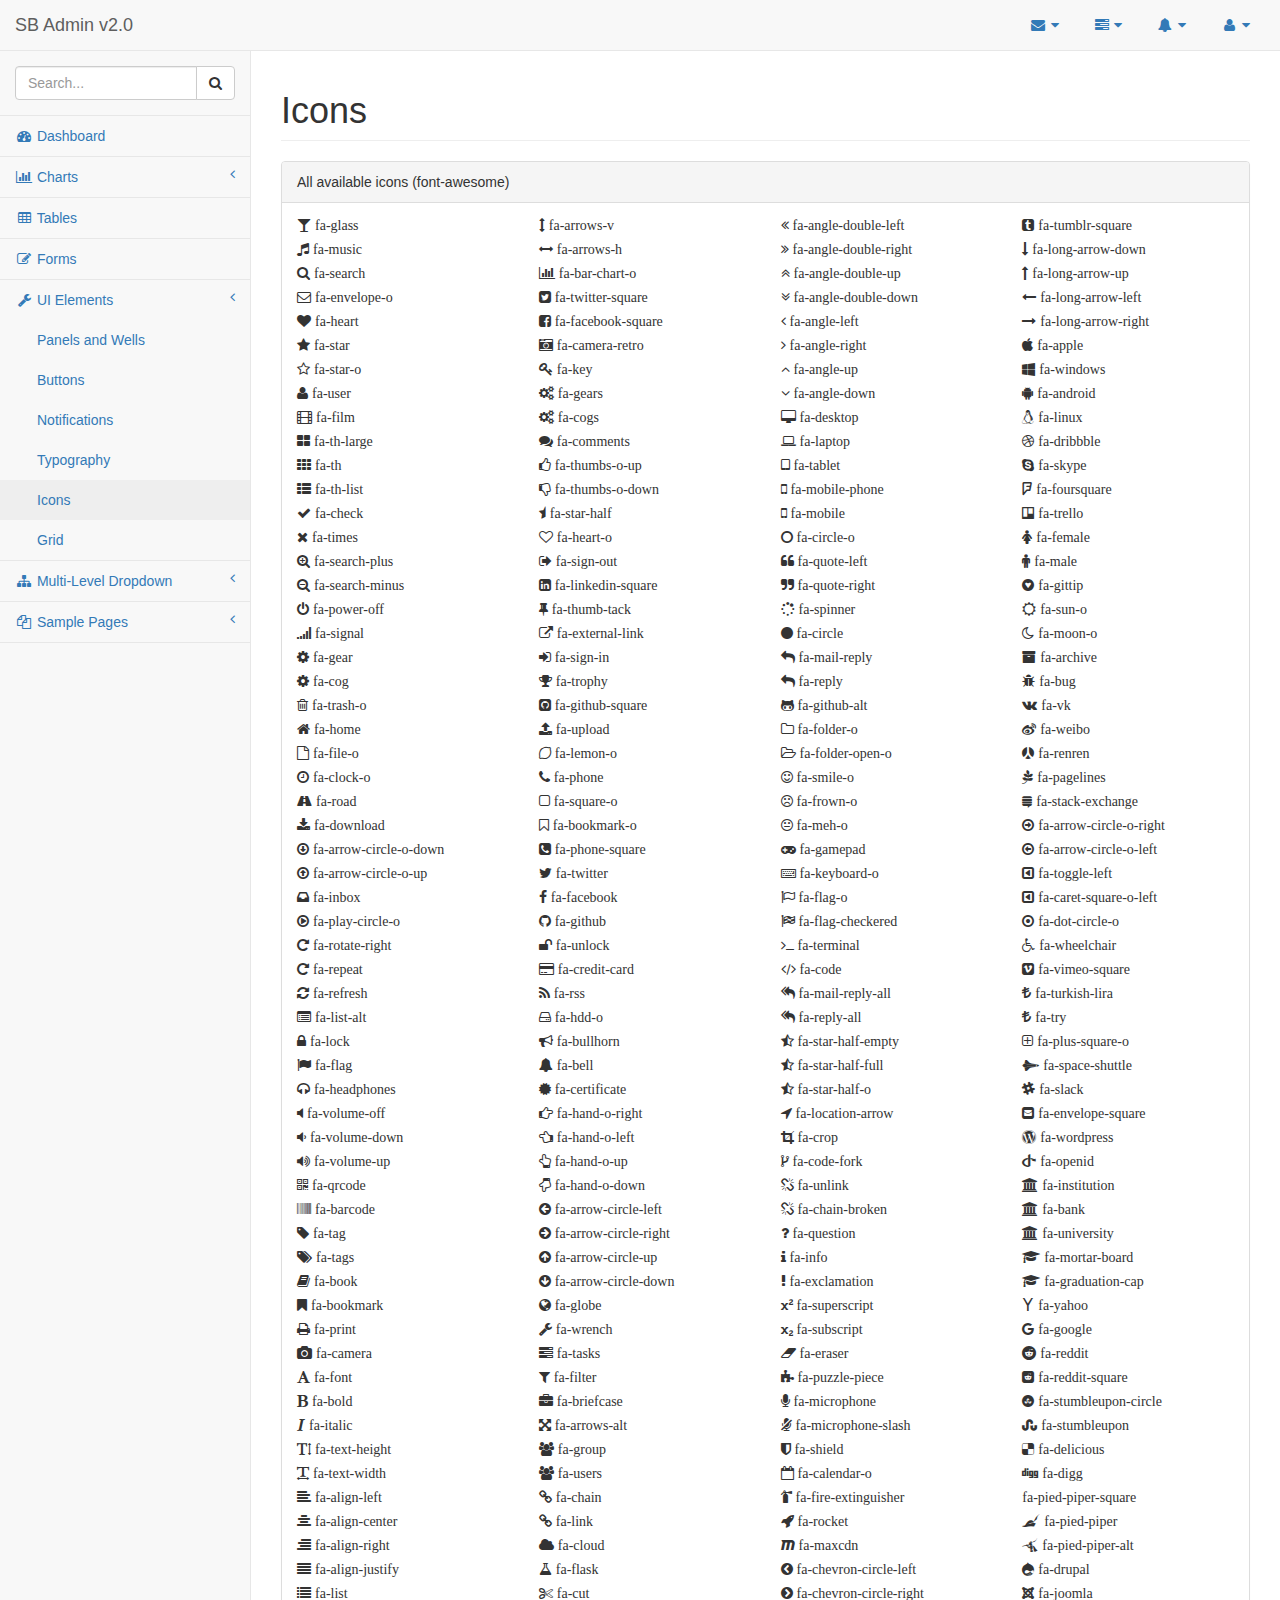
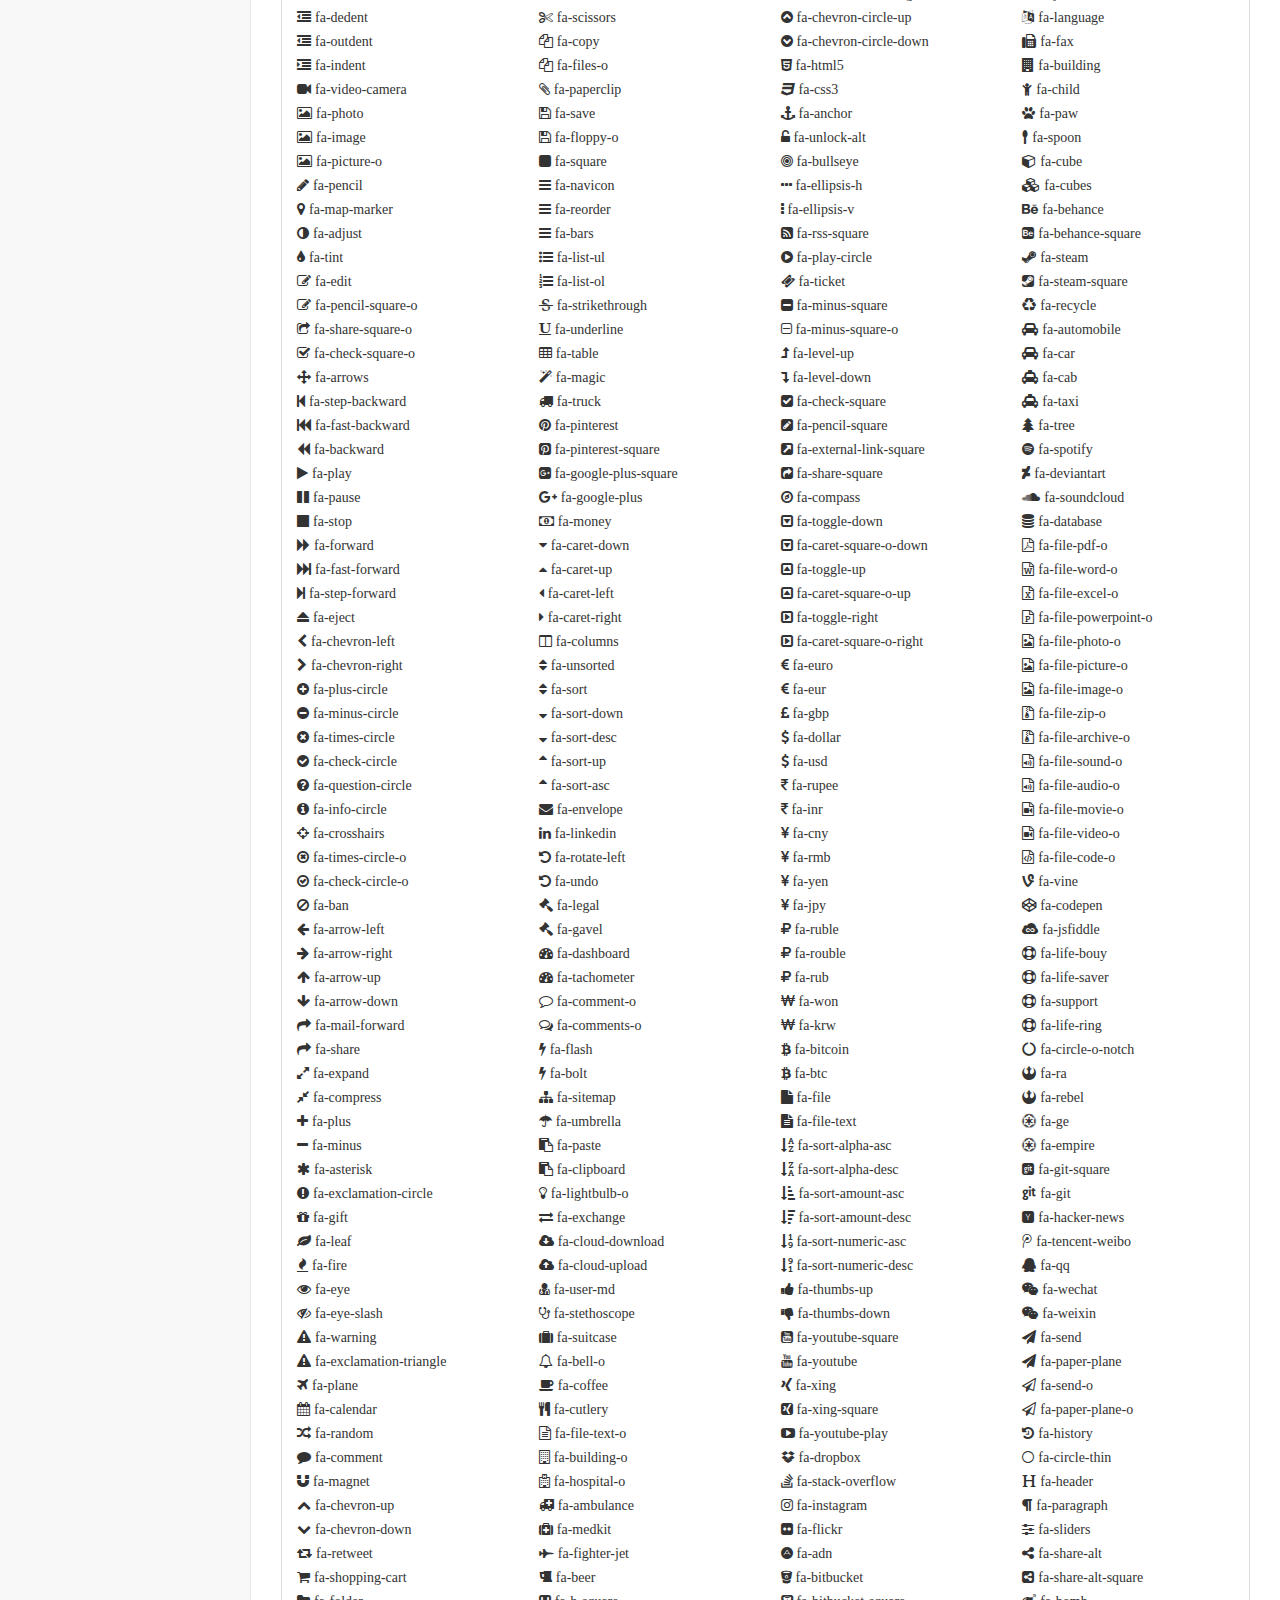
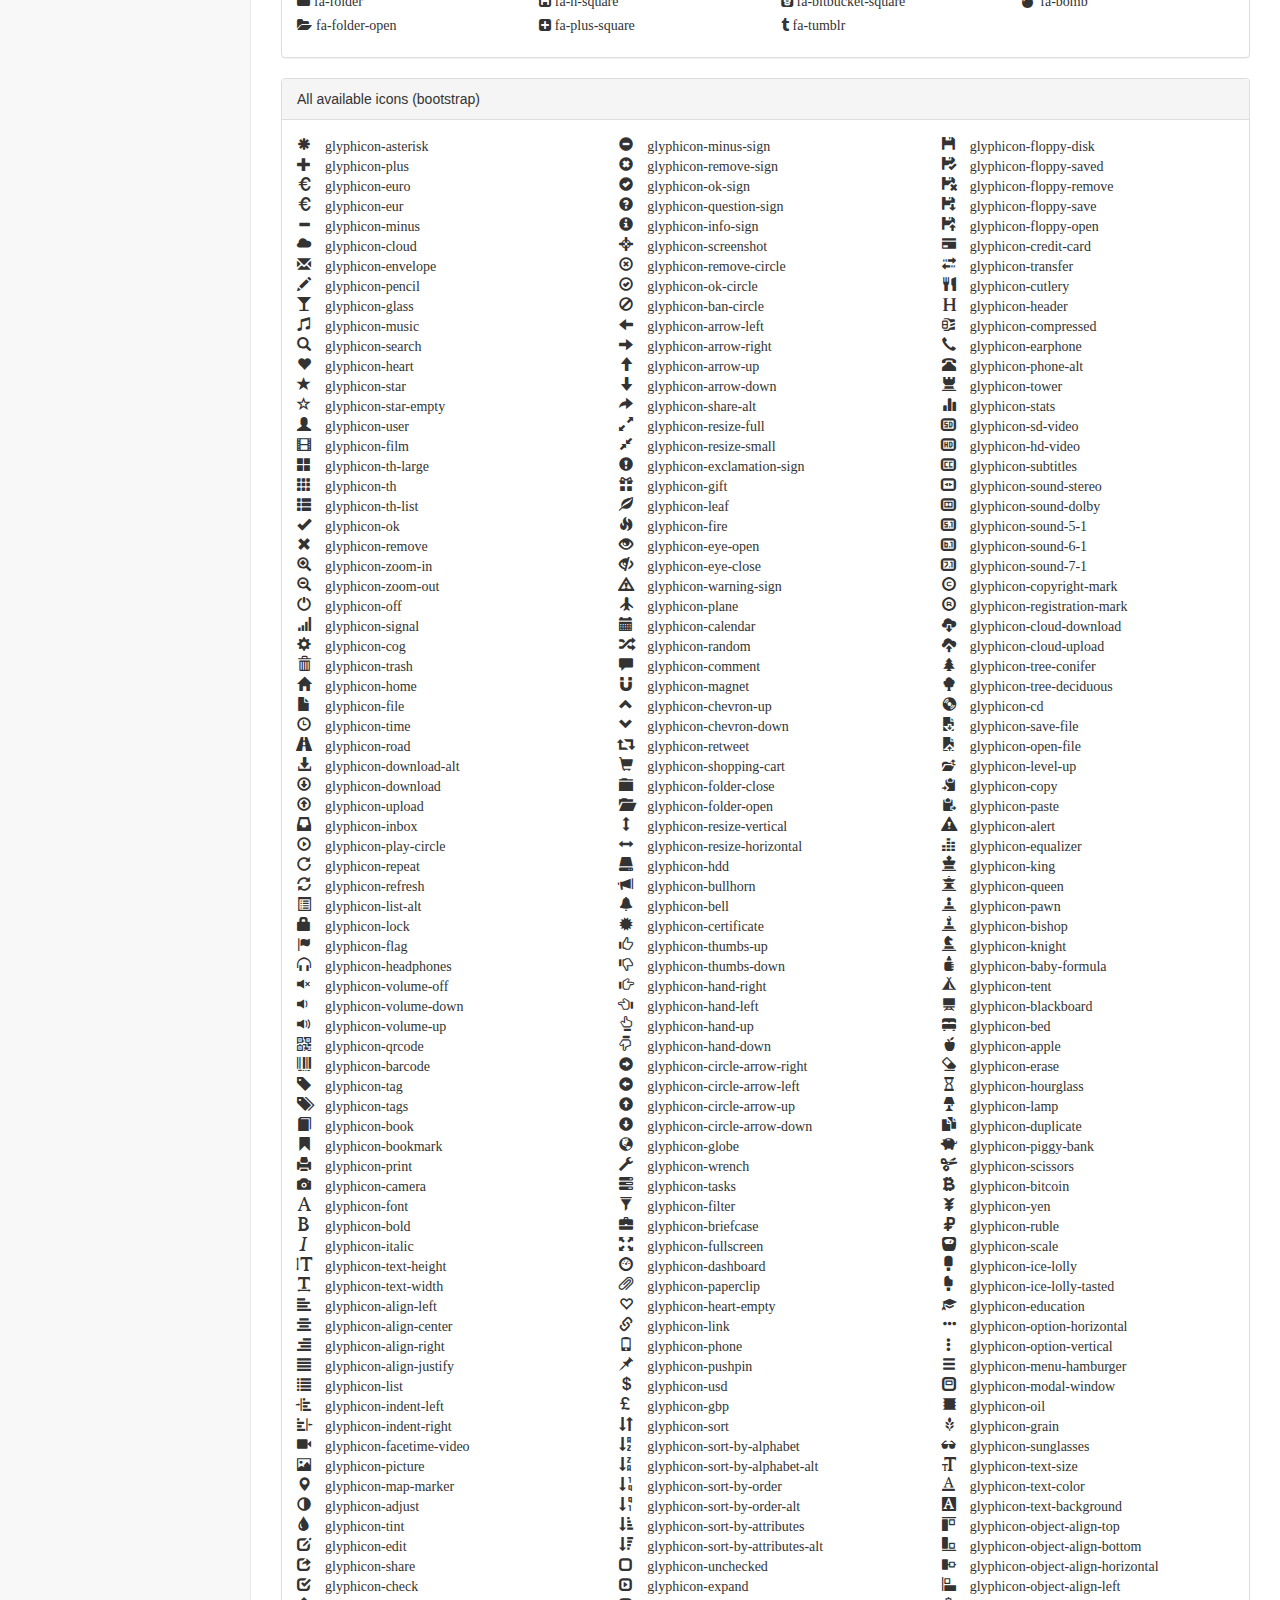
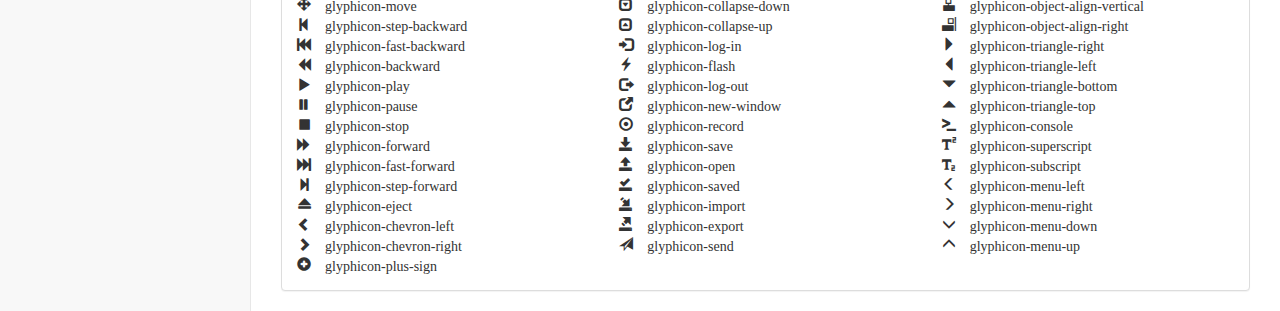
<file: startbootstrap-sb-admin-2-gh-pages/pages/icons.html>
<!DOCTYPE html>
<html lang="en">

<head>

    <meta charset="utf-8">
    <meta http-equiv="X-UA-Compatible" content="IE=edge">
    <meta name="viewport" content="width=device-width, initial-scale=1">
    <meta name="description" content="">
    <meta name="author" content="">

    <title>SB Admin 2 - Bootstrap Admin Theme</title>

    <!-- Bootstrap Core CSS -->
    <link href="../vendor/bootstrap/css/bootstrap.min.css" rel="stylesheet">

    <!-- MetisMenu CSS -->
    <link href="../vendor/metisMenu/metisMenu.min.css" rel="stylesheet">

    <!-- Custom CSS -->
    <link href="../dist/css/sb-admin-2.css" rel="stylesheet">

    <!-- Custom Fonts -->
    <link href="../vendor/font-awesome/css/font-awesome.min.css" rel="stylesheet" type="text/css">

    <!-- HTML5 Shim and Respond.js IE8 support of HTML5 elements and media queries -->
    <!-- WARNING: Respond.js doesn't work if you view the page via file:// -->
    <!--[if lt IE 9]>
        <script src="https://oss.maxcdn.com/libs/html5shiv/3.7.0/html5shiv.js"></script>
        <script src="https://oss.maxcdn.com/libs/respond.js/1.4.2/respond.min.js"></script>
    <![endif]-->

</head>

<body>

    <div id="wrapper">

        <!-- Navigation -->
        <nav class="navbar navbar-default navbar-static-top" role="navigation" style="margin-bottom: 0">
            <div class="navbar-header">
                <button type="button" class="navbar-toggle" data-toggle="collapse" data-target=".navbar-collapse">
                    <span class="sr-only">Toggle navigation</span>
                    <span class="icon-bar"></span>
                    <span class="icon-bar"></span>
                    <span class="icon-bar"></span>
                </button>
                <a class="navbar-brand" href="index.html">SB Admin v2.0</a>
            </div>
            <!-- /.navbar-header -->

            <ul class="nav navbar-top-links navbar-right">
                <li class="dropdown">
                    <a class="dropdown-toggle" data-toggle="dropdown" href="#">
                        <i class="fa fa-envelope fa-fw"></i> <i class="fa fa-caret-down"></i>
                    </a>
                    <ul class="dropdown-menu dropdown-messages">
                        <li>
                            <a href="#">
                                <div>
                                    <strong>John Smith</strong>
                                    <span class="pull-right text-muted">
                                            <em>Yesterday</em>
                                        </span>
                                </div>
                                <div>Lorem ipsum dolor sit amet, consectetur adipiscing elit. Pellentesque eleifend...</div>
                            </a>
                        </li>
                        <li class="divider"></li>
                        <li>
                            <a href="#">
                                <div>
                                    <strong>John Smith</strong>
                                    <span class="pull-right text-muted">
                                            <em>Yesterday</em>
                                        </span>
                                </div>
                                <div>Lorem ipsum dolor sit amet, consectetur adipiscing elit. Pellentesque eleifend...</div>
                            </a>
                        </li>
                        <li class="divider"></li>
                        <li>
                            <a href="#">
                                <div>
                                    <strong>John Smith</strong>
                                    <span class="pull-right text-muted">
                                            <em>Yesterday</em>
                                        </span>
                                </div>
                                <div>Lorem ipsum dolor sit amet, consectetur adipiscing elit. Pellentesque eleifend...</div>
                            </a>
                        </li>
                        <li class="divider"></li>
                        <li>
                            <a class="text-center" href="#">
                                <strong>Read All Messages</strong>
                                <i class="fa fa-angle-right"></i>
                            </a>
                        </li>
                    </ul>
                    <!-- /.dropdown-messages -->
                </li>
                <!-- /.dropdown -->
                <li class="dropdown">
                    <a class="dropdown-toggle" data-toggle="dropdown" href="#">
                        <i class="fa fa-tasks fa-fw"></i> <i class="fa fa-caret-down"></i>
                    </a>
                    <ul class="dropdown-menu dropdown-tasks">
                        <li>
                            <a href="#">
                                <div>
                                    <p>
                                        <strong>Task 1</strong>
                                        <span class="pull-right text-muted">40% Complete</span>
                                    </p>
                                    <div class="progress progress-striped active">
                                        <div class="progress-bar progress-bar-success" role="progressbar" aria-valuenow="40" aria-valuemin="0" aria-valuemax="100" style="width: 40%">
                                            <span class="sr-only">40% Complete (success)</span>
                                        </div>
                                    </div>
                                </div>
                            </a>
                        </li>
                        <li class="divider"></li>
                        <li>
                            <a href="#">
                                <div>
                                    <p>
                                        <strong>Task 2</strong>
                                        <span class="pull-right text-muted">20% Complete</span>
                                    </p>
                                    <div class="progress progress-striped active">
                                        <div class="progress-bar progress-bar-info" role="progressbar" aria-valuenow="20" aria-valuemin="0" aria-valuemax="100" style="width: 20%">
                                            <span class="sr-only">20% Complete</span>
                                        </div>
                                    </div>
                                </div>
                            </a>
                        </li>
                        <li class="divider"></li>
                        <li>
                            <a href="#">
                                <div>
                                    <p>
                                        <strong>Task 3</strong>
                                        <span class="pull-right text-muted">60% Complete</span>
                                    </p>
                                    <div class="progress progress-striped active">
                                        <div class="progress-bar progress-bar-warning" role="progressbar" aria-valuenow="60" aria-valuemin="0" aria-valuemax="100" style="width: 60%">
                                            <span class="sr-only">60% Complete (warning)</span>
                                        </div>
                                    </div>
                                </div>
                            </a>
                        </li>
                        <li class="divider"></li>
                        <li>
                            <a href="#">
                                <div>
                                    <p>
                                        <strong>Task 4</strong>
                                        <span class="pull-right text-muted">80% Complete</span>
                                    </p>
                                    <div class="progress progress-striped active">
                                        <div class="progress-bar progress-bar-danger" role="progressbar" aria-valuenow="80" aria-valuemin="0" aria-valuemax="100" style="width: 80%">
                                            <span class="sr-only">80% Complete (danger)</span>
                                        </div>
                                    </div>
                                </div>
                            </a>
                        </li>
                        <li class="divider"></li>
                        <li>
                            <a class="text-center" href="#">
                                <strong>See All Tasks</strong>
                                <i class="fa fa-angle-right"></i>
                            </a>
                        </li>
                    </ul>
                    <!-- /.dropdown-tasks -->
                </li>
                <!-- /.dropdown -->
                <li class="dropdown">
                    <a class="dropdown-toggle" data-toggle="dropdown" href="#">
                        <i class="fa fa-bell fa-fw"></i> <i class="fa fa-caret-down"></i>
                    </a>
                    <ul class="dropdown-menu dropdown-alerts">
                        <li>
                            <a href="#">
                                <div>
                                    <i class="fa fa-comment fa-fw"></i> New Comment
                                    <span class="pull-right text-muted small">4 minutes ago</span>
                                </div>
                            </a>
                        </li>
                        <li class="divider"></li>
                        <li>
                            <a href="#">
                                <div>
                                    <i class="fa fa-twitter fa-fw"></i> 3 New Followers
                                    <span class="pull-right text-muted small">12 minutes ago</span>
                                </div>
                            </a>
                        </li>
                        <li class="divider"></li>
                        <li>
                            <a href="#">
                                <div>
                                    <i class="fa fa-envelope fa-fw"></i> Message Sent
                                    <span class="pull-right text-muted small">4 minutes ago</span>
                                </div>
                            </a>
                        </li>
                        <li class="divider"></li>
                        <li>
                            <a href="#">
                                <div>
                                    <i class="fa fa-tasks fa-fw"></i> New Task
                                    <span class="pull-right text-muted small">4 minutes ago</span>
                                </div>
                            </a>
                        </li>
                        <li class="divider"></li>
                        <li>
                            <a href="#">
                                <div>
                                    <i class="fa fa-upload fa-fw"></i> Server Rebooted
                                    <span class="pull-right text-muted small">4 minutes ago</span>
                                </div>
                            </a>
                        </li>
                        <li class="divider"></li>
                        <li>
                            <a class="text-center" href="#">
                                <strong>See All Alerts</strong>
                                <i class="fa fa-angle-right"></i>
                            </a>
                        </li>
                    </ul>
                    <!-- /.dropdown-alerts -->
                </li>
                <!-- /.dropdown -->
                <li class="dropdown">
                    <a class="dropdown-toggle" data-toggle="dropdown" href="#">
                        <i class="fa fa-user fa-fw"></i> <i class="fa fa-caret-down"></i>
                    </a>
                    <ul class="dropdown-menu dropdown-user">
                        <li><a href="#"><i class="fa fa-user fa-fw"></i> User Profile</a>
                        </li>
                        <li><a href="#"><i class="fa fa-gear fa-fw"></i> Settings</a>
                        </li>
                        <li class="divider"></li>
                        <li><a href="login.html"><i class="fa fa-sign-out fa-fw"></i> Logout</a>
                        </li>
                    </ul>
                    <!-- /.dropdown-user -->
                </li>
                <!-- /.dropdown -->
            </ul>
            <!-- /.navbar-top-links -->

            <div class="navbar-default sidebar" role="navigation">
                <div class="sidebar-nav navbar-collapse">
                    <ul class="nav" id="side-menu">
                        <li class="sidebar-search">
                            <div class="input-group custom-search-form">
                                <input type="text" class="form-control" placeholder="Search...">
                                <span class="input-group-btn">
                                    <button class="btn btn-default" type="button">
                                        <i class="fa fa-search"></i>
                                    </button>
                                </span>
                            </div>
                            <!-- /input-group -->
                        </li>
                        <li>
                            <a href="index.html"><i class="fa fa-dashboard fa-fw"></i> Dashboard</a>
                        </li>
                        <li>
                            <a href="#"><i class="fa fa-bar-chart-o fa-fw"></i> Charts<span class="fa arrow"></span></a>
                            <ul class="nav nav-second-level">
                                <li>
                                    <a href="flot.html">Flot Charts</a>
                                </li>
                                <li>
                                    <a href="morris.html">Morris.js Charts</a>
                                </li>
                            </ul>
                            <!-- /.nav-second-level -->
                        </li>
                        <li>
                            <a href="tables.html"><i class="fa fa-table fa-fw"></i> Tables</a>
                        </li>
                        <li>
                            <a href="forms.html"><i class="fa fa-edit fa-fw"></i> Forms</a>
                        </li>
                        <li>
                            <a href="#"><i class="fa fa-wrench fa-fw"></i> UI Elements<span class="fa arrow"></span></a>
                            <ul class="nav nav-second-level">
                                <li>
                                    <a href="panels-wells.html">Panels and Wells</a>
                                </li>
                                <li>
                                    <a href="buttons.html">Buttons</a>
                                </li>
                                <li>
                                    <a href="notifications.html">Notifications</a>
                                </li>
                                <li>
                                    <a href="typography.html">Typography</a>
                                </li>
                                <li>
                                    <a href="icons.html"> Icons</a>
                                </li>
                                <li>
                                    <a href="grid.html">Grid</a>
                                </li>
                            </ul>
                            <!-- /.nav-second-level -->
                        </li>
                        <li>
                            <a href="#"><i class="fa fa-sitemap fa-fw"></i> Multi-Level Dropdown<span class="fa arrow"></span></a>
                            <ul class="nav nav-second-level">
                                <li>
                                    <a href="#">Second Level Item</a>
                                </li>
                                <li>
                                    <a href="#">Second Level Item</a>
                                </li>
                                <li>
                                    <a href="#">Third Level <span class="fa arrow"></span></a>
                                    <ul class="nav nav-third-level">
                                        <li>
                                            <a href="#">Third Level Item</a>
                                        </li>
                                        <li>
                                            <a href="#">Third Level Item</a>
                                        </li>
                                        <li>
                                            <a href="#">Third Level Item</a>
                                        </li>
                                        <li>
                                            <a href="#">Third Level Item</a>
                                        </li>
                                    </ul>
                                    <!-- /.nav-third-level -->
                                </li>
                            </ul>
                            <!-- /.nav-second-level -->
                        </li>
                        <li>
                            <a href="#"><i class="fa fa-files-o fa-fw"></i> Sample Pages<span class="fa arrow"></span></a>
                            <ul class="nav nav-second-level">
                                <li>
                                    <a href="blank.html">Blank Page</a>
                                </li>
                                <li>
                                    <a href="login.html">Login Page</a>
                                </li>
                            </ul>
                            <!-- /.nav-second-level -->
                        </li>
                    </ul>
                </div>
                <!-- /.sidebar-collapse -->
            </div>
            <!-- /.navbar-static-side -->
        </nav>

        <div id="page-wrapper">
            <div class="row">
                <div class="col-lg-12">
                    <h1 class="page-header">Icons</h1>
                </div>
                <!-- /.col-lg-12 -->
            </div>
            <!-- /.row -->
            <div class="row">
                <div class="col-lg-12">
                    <div class="panel panel-default">
                        <div class="panel-heading">
                            All available icons (font-awesome)
                        </div>
                        <div class="panel-body">
                            <div class="row">
                                <div class="fa col-lg-3">
                                    <p class="fa fa-glass"> fa-glass </p>
                                    <br/>
                                    <p class="fa fa-music"> fa-music </p>
                                    <br/>
                                    <p class="fa fa-search"> fa-search </p>
                                    <br/>
                                    <p class="fa fa-envelope-o"> fa-envelope-o </p>
                                    <br/>
                                    <p class="fa fa-heart"> fa-heart </p>
                                    <br/>
                                    <p class="fa fa-star"> fa-star </p>
                                    <br/>
                                    <p class="fa fa-star-o"> fa-star-o </p>
                                    <br/>
                                    <p class="fa fa-user"> fa-user </p>
                                    <br/>
                                    <p class="fa fa-film"> fa-film </p>
                                    <br/>
                                    <p class="fa fa-th-large"> fa-th-large </p>
                                    <br/>
                                    <p class="fa fa-th"> fa-th </p>
                                    <br/>
                                    <p class="fa fa-th-list"> fa-th-list </p>
                                    <br/>
                                    <p class="fa fa-check"> fa-check </p>
                                    <br/>
                                    <p class="fa fa-times"> fa-times </p>
                                    <br/>
                                    <p class="fa fa-search-plus"> fa-search-plus </p>
                                    <br/>
                                    <p class="fa fa-search-minus"> fa-search-minus </p>
                                    <br/>
                                    <p class="fa fa-power-off"> fa-power-off </p>
                                    <br/>
                                    <p class="fa fa-signal"> fa-signal </p>
                                    <br/>
                                    <p class="fa fa-gear"> fa-gear </p>
                                    <br/>
                                    <p class="fa fa-cog"> fa-cog </p>
                                    <br/>
                                    <p class="fa fa-trash-o"> fa-trash-o </p>
                                    <br/>
                                    <p class="fa fa-home"> fa-home </p>
                                    <br/>
                                    <p class="fa fa-file-o"> fa-file-o </p>
                                    <br/>
                                    <p class="fa fa-clock-o"> fa-clock-o </p>
                                    <br/>
                                    <p class="fa fa-road"> fa-road </p>
                                    <br/>
                                    <p class="fa fa-download"> fa-download </p>
                                    <br/>
                                    <p class="fa fa-arrow-circle-o-down"> fa-arrow-circle-o-down </p>
                                    <br/>
                                    <p class="fa fa-arrow-circle-o-up"> fa-arrow-circle-o-up </p>
                                    <br/>
                                    <p class="fa fa-inbox"> fa-inbox </p>
                                    <br/>
                                    <p class="fa fa-play-circle-o"> fa-play-circle-o </p>
                                    <br/>
                                    <p class="fa fa-rotate-right"> fa-rotate-right </p>
                                    <br/>
                                    <p class="fa fa-repeat"> fa-repeat </p>
                                    <br/>
                                    <p class="fa fa-refresh"> fa-refresh </p>
                                    <br/>
                                    <p class="fa fa-list-alt"> fa-list-alt </p>
                                    <br/>
                                    <p class="fa fa-lock"> fa-lock </p>
                                    <br/>
                                    <p class="fa fa-flag"> fa-flag </p>
                                    <br/>
                                    <p class="fa fa-headphones"> fa-headphones </p>
                                    <br/>
                                    <p class="fa fa-volume-off"> fa-volume-off </p>
                                    <br/>
                                    <p class="fa fa-volume-down"> fa-volume-down </p>
                                    <br/>
                                    <p class="fa fa-volume-up"> fa-volume-up </p>
                                    <br/>
                                    <p class="fa fa-qrcode"> fa-qrcode </p>
                                    <br/>
                                    <p class="fa fa-barcode"> fa-barcode </p>
                                    <br/>
                                    <p class="fa fa-tag"> fa-tag </p>
                                    <br/>
                                    <p class="fa fa-tags"> fa-tags </p>
                                    <br/>
                                    <p class="fa fa-book"> fa-book </p>
                                    <br/>
                                    <p class="fa fa-bookmark"> fa-bookmark </p>
                                    <br/>
                                    <p class="fa fa-print"> fa-print </p>
                                    <br/>
                                    <p class="fa fa-camera"> fa-camera </p>
                                    <br/>
                                    <p class="fa fa-font"> fa-font </p>
                                    <br/>
                                    <p class="fa fa-bold"> fa-bold </p>
                                    <br/>
                                    <p class="fa fa-italic"> fa-italic </p>
                                    <br/>
                                    <p class="fa fa-text-height"> fa-text-height </p>
                                    <br/>
                                    <p class="fa fa-text-width"> fa-text-width </p>
                                    <br/>
                                    <p class="fa fa-align-left"> fa-align-left </p>
                                    <br/>
                                    <p class="fa fa-align-center"> fa-align-center </p>
                                    <br/>
                                    <p class="fa fa-align-right"> fa-align-right </p>
                                    <br/>
                                    <p class="fa fa-align-justify"> fa-align-justify </p>
                                    <br/>
                                    <p class="fa fa-list"> fa-list </p>
                                    <br/>
                                    <p class="fa fa-dedent"> fa-dedent </p>
                                    <br/>
                                    <p class="fa fa-outdent"> fa-outdent </p>
                                    <br/>
                                    <p class="fa fa-indent"> fa-indent </p>
                                    <br/>
                                    <p class="fa fa-video-camera"> fa-video-camera </p>
                                    <br/>
                                    <p class="fa fa-photo"> fa-photo </p>
                                    <br/>
                                    <p class="fa fa-image"> fa-image </p>
                                    <br/>
                                    <p class="fa fa-picture-o"> fa-picture-o </p>
                                    <br/>
                                    <p class="fa fa-pencil"> fa-pencil </p>
                                    <br/>
                                    <p class="fa fa-map-marker"> fa-map-marker </p>
                                    <br/>
                                    <p class="fa fa-adjust"> fa-adjust </p>
                                    <br/>
                                    <p class="fa fa-tint"> fa-tint </p>
                                    <br/>
                                    <p class="fa fa-edit"> fa-edit </p>
                                    <br/>
                                    <p class="fa fa-pencil-square-o"> fa-pencil-square-o </p>
                                    <br/>
                                    <p class="fa fa-share-square-o"> fa-share-square-o </p>
                                    <br/>
                                    <p class="fa fa-check-square-o"> fa-check-square-o </p>
                                    <br/>
                                    <p class="fa fa-arrows"> fa-arrows </p>
                                    <br/>
                                    <p class="fa fa-step-backward"> fa-step-backward </p>
                                    <br/>
                                    <p class="fa fa-fast-backward"> fa-fast-backward </p>
                                    <br/>
                                    <p class="fa fa-backward"> fa-backward </p>
                                    <br/>
                                    <p class="fa fa-play"> fa-play </p>
                                    <br/>
                                    <p class="fa fa-pause"> fa-pause </p>
                                    <br/>
                                    <p class="fa fa-stop"> fa-stop </p>
                                    <br/>
                                    <p class="fa fa-forward"> fa-forward </p>
                                    <br/>
                                    <p class="fa fa-fast-forward"> fa-fast-forward </p>
                                    <br/>
                                    <p class="fa fa-step-forward"> fa-step-forward </p>
                                    <br/>
                                    <p class="fa fa-eject"> fa-eject </p>
                                    <br/>
                                    <p class="fa fa-chevron-left"> fa-chevron-left </p>
                                    <br/>
                                    <p class="fa fa-chevron-right"> fa-chevron-right </p>
                                    <br/>
                                    <p class="fa fa-plus-circle"> fa-plus-circle </p>
                                    <br/>
                                    <p class="fa fa-minus-circle"> fa-minus-circle </p>
                                    <br/>
                                    <p class="fa fa-times-circle"> fa-times-circle </p>
                                    <br/>
                                    <p class="fa fa-check-circle"> fa-check-circle </p>
                                    <br/>
                                    <p class="fa fa-question-circle"> fa-question-circle </p>
                                    <br/>
                                    <p class="fa fa-info-circle"> fa-info-circle </p>
                                    <br/>
                                    <p class="fa fa-crosshairs"> fa-crosshairs </p>
                                    <br/>
                                    <p class="fa fa-times-circle-o"> fa-times-circle-o </p>
                                    <br/>
                                    <p class="fa fa-check-circle-o"> fa-check-circle-o </p>
                                    <br/>
                                    <p class="fa fa-ban"> fa-ban </p>
                                    <br/>
                                    <p class="fa fa-arrow-left"> fa-arrow-left </p>
                                    <br/>
                                    <p class="fa fa-arrow-right"> fa-arrow-right </p>
                                    <br/>
                                    <p class="fa fa-arrow-up"> fa-arrow-up </p>
                                    <br/>
                                    <p class="fa fa-arrow-down"> fa-arrow-down </p>
                                    <br/>
                                    <p class="fa fa-mail-forward"> fa-mail-forward </p>
                                    <br/>
                                    <p class="fa fa-share"> fa-share </p>
                                    <br/>
                                    <p class="fa fa-expand"> fa-expand </p>
                                    <br/>
                                    <p class="fa fa-compress"> fa-compress </p>
                                    <br/>
                                    <p class="fa fa-plus"> fa-plus </p>
                                    <br/>
                                    <p class="fa fa-minus"> fa-minus </p>
                                    <br/>
                                    <p class="fa fa-asterisk"> fa-asterisk </p>
                                    <br/>
                                    <p class="fa fa-exclamation-circle"> fa-exclamation-circle </p>
                                    <br/>
                                    <p class="fa fa-gift"> fa-gift </p>
                                    <br/>
                                    <p class="fa fa-leaf"> fa-leaf </p>
                                    <br/>
                                    <p class="fa fa-fire"> fa-fire </p>
                                    <br/>
                                    <p class="fa fa-eye"> fa-eye </p>
                                    <br/>
                                    <p class="fa fa-eye-slash"> fa-eye-slash </p>
                                    <br/>
                                    <p class="fa fa-warning"> fa-warning </p>
                                    <br/>
                                    <p class="fa fa-exclamation-triangle"> fa-exclamation-triangle </p>
                                    <br/>
                                    <p class="fa fa-plane"> fa-plane </p>
                                    <br/>
                                    <p class="fa fa-calendar"> fa-calendar </p>
                                    <br/>
                                    <p class="fa fa-random"> fa-random </p>
                                    <br/>
                                    <p class="fa fa-comment"> fa-comment </p>
                                    <br/>
                                    <p class="fa fa-magnet"> fa-magnet </p>
                                    <br/>
                                    <p class="fa fa-chevron-up"> fa-chevron-up </p>
                                    <br/>
                                    <p class="fa fa-chevron-down"> fa-chevron-down </p>
                                    <br/>
                                    <p class="fa fa-retweet"> fa-retweet </p>
                                    <br/>
                                    <p class="fa fa-shopping-cart"> fa-shopping-cart </p>
                                    <br/>
                                    <p class="fa fa-folder"> fa-folder </p>
                                    <br/>
                                    <p class="fa fa-folder-open"> fa-folder-open </p>
                                    <br/>
                                </div>
                                <!-- /.col-lg-6 (nested) -->
                                <div class="fa col-lg-3">
                                    <p class="fa fa-arrows-v"> fa-arrows-v </p>
                                    <br/>
                                    <p class="fa fa-arrows-h"> fa-arrows-h </p>
                                    <br/>
                                    <p class="fa fa-bar-chart-o"> fa-bar-chart-o </p>
                                    <br/>
                                    <p class="fa fa-twitter-square"> fa-twitter-square </p>
                                    <br/>
                                    <p class="fa fa-facebook-square"> fa-facebook-square </p>
                                    <br/>
                                    <p class="fa fa-camera-retro"> fa-camera-retro </p>
                                    <br/>
                                    <p class="fa fa-key"> fa-key </p>
                                    <br/>
                                    <p class="fa fa-gears"> fa-gears </p>
                                    <br/>
                                    <p class="fa fa-cogs"> fa-cogs </p>
                                    <br/>
                                    <p class="fa fa-comments"> fa-comments </p>
                                    <br/>
                                    <p class="fa fa-thumbs-o-up"> fa-thumbs-o-up </p>
                                    <br/>
                                    <p class="fa fa-thumbs-o-down"> fa-thumbs-o-down </p>
                                    <br/>
                                    <p class="fa fa-star-half"> fa-star-half </p>
                                    <br/>
                                    <p class="fa fa-heart-o"> fa-heart-o </p>
                                    <br/>
                                    <p class="fa fa-sign-out"> fa-sign-out </p>
                                    <br/>
                                    <p class="fa fa-linkedin-square"> fa-linkedin-square </p>
                                    <br/>
                                    <p class="fa fa-thumb-tack"> fa-thumb-tack </p>
                                    <br/>
                                    <p class="fa fa-external-link"> fa-external-link </p>
                                    <br/>
                                    <p class="fa fa-sign-in"> fa-sign-in </p>
                                    <br/>
                                    <p class="fa fa-trophy"> fa-trophy </p>
                                    <br/>
                                    <p class="fa fa-github-square"> fa-github-square </p>
                                    <br/>
                                    <p class="fa fa-upload"> fa-upload </p>
                                    <br/>
                                    <p class="fa fa-lemon-o"> fa-lemon-o </p>
                                    <br/>
                                    <p class="fa fa-phone"> fa-phone </p>
                                    <br/>
                                    <p class="fa fa-square-o"> fa-square-o </p>
                                    <br/>
                                    <p class="fa fa-bookmark-o"> fa-bookmark-o </p>
                                    <br/>
                                    <p class="fa fa-phone-square"> fa-phone-square </p>
                                    <br/>
                                    <p class="fa fa-twitter"> fa-twitter </p>
                                    <br/>
                                    <p class="fa fa-facebook"> fa-facebook </p>
                                    <br/>
                                    <p class="fa fa-github"> fa-github </p>
                                    <br/>
                                    <p class="fa fa-unlock"> fa-unlock </p>
                                    <br/>
                                    <p class="fa fa-credit-card"> fa-credit-card </p>
                                    <br/>
                                    <p class="fa fa-rss"> fa-rss </p>
                                    <br/>
                                    <p class="fa fa-hdd-o"> fa-hdd-o </p>
                                    <br/>
                                    <p class="fa fa-bullhorn"> fa-bullhorn </p>
                                    <br/>
                                    <p class="fa fa-bell"> fa-bell </p>
                                    <br/>
                                    <p class="fa fa-certificate"> fa-certificate </p>
                                    <br/>
                                    <p class="fa fa-hand-o-right"> fa-hand-o-right </p>
                                    <br/>
                                    <p class="fa fa-hand-o-left"> fa-hand-o-left </p>
                                    <br/>
                                    <p class="fa fa-hand-o-up"> fa-hand-o-up </p>
                                    <br/>
                                    <p class="fa fa-hand-o-down"> fa-hand-o-down </p>
                                    <br/>
                                    <p class="fa fa-arrow-circle-left"> fa-arrow-circle-left </p>
                                    <br/>
                                    <p class="fa fa-arrow-circle-right"> fa-arrow-circle-right </p>
                                    <br/>
                                    <p class="fa fa-arrow-circle-up"> fa-arrow-circle-up </p>
                                    <br/>
                                    <p class="fa fa-arrow-circle-down"> fa-arrow-circle-down </p>
                                    <br/>
                                    <p class="fa fa-globe"> fa-globe </p>
                                    <br/>
                                    <p class="fa fa-wrench"> fa-wrench </p>
                                    <br/>
                                    <p class="fa fa-tasks"> fa-tasks </p>
                                    <br/>
                                    <p class="fa fa-filter"> fa-filter </p>
                                    <br/>
                                    <p class="fa fa-briefcase"> fa-briefcase </p>
                                    <br/>
                                    <p class="fa fa-arrows-alt"> fa-arrows-alt </p>
                                    <br/>
                                    <p class="fa fa-group"> fa-group </p>
                                    <br/>
                                    <p class="fa fa-users"> fa-users </p>
                                    <br/>
                                    <p class="fa fa-chain"> fa-chain </p>
                                    <br/>
                                    <p class="fa fa-link"> fa-link </p>
                                    <br/>
                                    <p class="fa fa-cloud"> fa-cloud </p>
                                    <br/>
                                    <p class="fa fa-flask"> fa-flask </p>
                                    <br/>
                                    <p class="fa fa-cut"> fa-cut </p>
                                    <br/>
                                    <p class="fa fa-scissors"> fa-scissors </p>
                                    <br/>
                                    <p class="fa fa-copy"> fa-copy </p>
                                    <br/>
                                    <p class="fa fa-files-o"> fa-files-o </p>
                                    <br/>
                                    <p class="fa fa-paperclip"> fa-paperclip </p>
                                    <br/>
                                    <p class="fa fa-save"> fa-save </p>
                                    <br/>
                                    <p class="fa fa-floppy-o"> fa-floppy-o </p>
                                    <br/>
                                    <p class="fa fa-square"> fa-square </p>
                                    <br/>
                                    <p class="fa fa-navicon"> fa-navicon </p>
                                    <br/>
                                    <p class="fa fa-reorder"> fa-reorder </p>
                                    <br/>
                                    <p class="fa fa-bars"> fa-bars </p>
                                    <br/>
                                    <p class="fa fa-list-ul"> fa-list-ul </p>
                                    <br/>
                                    <p class="fa fa-list-ol"> fa-list-ol </p>
                                    <br/>
                                    <p class="fa fa-strikethrough"> fa-strikethrough </p>
                                    <br/>
                                    <p class="fa fa-underline"> fa-underline </p>
                                    <br/>
                                    <p class="fa fa-table"> fa-table </p>
                                    <br/>
                                    <p class="fa fa-magic"> fa-magic </p>
                                    <br/>
                                    <p class="fa fa-truck"> fa-truck </p>
                                    <br/>
                                    <p class="fa fa-pinterest"> fa-pinterest </p>
                                    <br/>
                                    <p class="fa fa-pinterest-square"> fa-pinterest-square </p>
                                    <br/>
                                    <p class="fa fa-google-plus-square"> fa-google-plus-square </p>
                                    <br/>
                                    <p class="fa fa-google-plus"> fa-google-plus </p>
                                    <br/>
                                    <p class="fa fa-money"> fa-money </p>
                                    <br/>
                                    <p class="fa fa-caret-down"> fa-caret-down </p>
                                    <br/>
                                    <p class="fa fa-caret-up"> fa-caret-up </p>
                                    <br/>
                                    <p class="fa fa-caret-left"> fa-caret-left </p>
                                    <br/>
                                    <p class="fa fa-caret-right"> fa-caret-right </p>
                                    <br/>
                                    <p class="fa fa-columns"> fa-columns </p>
                                    <br/>
                                    <p class="fa fa-unsorted"> fa-unsorted </p>
                                    <br/>
                                    <p class="fa fa-sort"> fa-sort </p>
                                    <br/>
                                    <p class="fa fa-sort-down"> fa-sort-down </p>
                                    <br/>
                                    <p class="fa fa-sort-desc"> fa-sort-desc </p>
                                    <br/>
                                    <p class="fa fa-sort-up"> fa-sort-up </p>
                                    <br/>
                                    <p class="fa fa-sort-asc"> fa-sort-asc </p>
                                    <br/>
                                    <p class="fa fa-envelope"> fa-envelope </p>
                                    <br/>
                                    <p class="fa fa-linkedin"> fa-linkedin </p>
                                    <br/>
                                    <p class="fa fa-rotate-left"> fa-rotate-left </p>
                                    <br/>
                                    <p class="fa fa-undo"> fa-undo </p>
                                    <br/>
                                    <p class="fa fa-legal"> fa-legal </p>
                                    <br/>
                                    <p class="fa fa-gavel"> fa-gavel </p>
                                    <br/>
                                    <p class="fa fa-dashboard"> fa-dashboard </p>
                                    <br/>
                                    <p class="fa fa-tachometer"> fa-tachometer </p>
                                    <br/>
                                    <p class="fa fa-comment-o"> fa-comment-o </p>
                                    <br/>
                                    <p class="fa fa-comments-o"> fa-comments-o </p>
                                    <br/>
                                    <p class="fa fa-flash"> fa-flash </p>
                                    <br/>
                                    <p class="fa fa-bolt"> fa-bolt </p>
                                    <br/>
                                    <p class="fa fa-sitemap"> fa-sitemap </p>
                                    <br/>
                                    <p class="fa fa-umbrella"> fa-umbrella </p>
                                    <br/>
                                    <p class="fa fa-paste"> fa-paste </p>
                                    <br/>
                                    <p class="fa fa-clipboard"> fa-clipboard </p>
                                    <br/>
                                    <p class="fa fa-lightbulb-o"> fa-lightbulb-o </p>
                                    <br/>
                                    <p class="fa fa-exchange"> fa-exchange </p>
                                    <br/>
                                    <p class="fa fa-cloud-download"> fa-cloud-download </p>
                                    <br/>
                                    <p class="fa fa-cloud-upload"> fa-cloud-upload </p>
                                    <br/>
                                    <p class="fa fa-user-md"> fa-user-md </p>
                                    <br/>
                                    <p class="fa fa-stethoscope"> fa-stethoscope </p>
                                    <br/>
                                    <p class="fa fa-suitcase"> fa-suitcase </p>
                                    <br/>
                                    <p class="fa fa-bell-o"> fa-bell-o </p>
                                    <br/>
                                    <p class="fa fa-coffee"> fa-coffee </p>
                                    <br/>
                                    <p class="fa fa-cutlery"> fa-cutlery </p>
                                    <br/>
                                    <p class="fa fa-file-text-o"> fa-file-text-o </p>
                                    <br/>
                                    <p class="fa fa-building-o"> fa-building-o </p>
                                    <br/>
                                    <p class="fa fa-hospital-o"> fa-hospital-o </p>
                                    <br/>
                                    <p class="fa fa-ambulance"> fa-ambulance </p>
                                    <br/>
                                    <p class="fa fa-medkit"> fa-medkit </p>
                                    <br/>
                                    <p class="fa fa-fighter-jet"> fa-fighter-jet </p>
                                    <br/>
                                    <p class="fa fa-beer"> fa-beer </p>
                                    <br/>
                                    <p class="fa fa-h-square"> fa-h-square </p>
                                    <br/>
                                    <p class="fa fa-plus-square"> fa-plus-square </p>
                                    <br/>
                                </div>
                                <div class="fa col-lg-3">
                                    <p class="fa fa-angle-double-left"> fa-angle-double-left </p>
                                    <br/>
                                    <p class="fa fa-angle-double-right"> fa-angle-double-right </p>
                                    <br/>
                                    <p class="fa fa-angle-double-up"> fa-angle-double-up </p>
                                    <br/>
                                    <p class="fa fa-angle-double-down"> fa-angle-double-down </p>
                                    <br/>
                                    <p class="fa fa-angle-left"> fa-angle-left </p>
                                    <br/>
                                    <p class="fa fa-angle-right"> fa-angle-right </p>
                                    <br/>
                                    <p class="fa fa-angle-up"> fa-angle-up </p>
                                    <br/>
                                    <p class="fa fa-angle-down"> fa-angle-down </p>
                                    <br/>
                                    <p class="fa fa-desktop"> fa-desktop </p>
                                    <br/>
                                    <p class="fa fa-laptop"> fa-laptop </p>
                                    <br/>
                                    <p class="fa fa-tablet"> fa-tablet </p>
                                    <br/>
                                    <p class="fa fa-mobile-phone"> fa-mobile-phone </p>
                                    <br/>
                                    <p class="fa fa-mobile"> fa-mobile </p>
                                    <br/>
                                    <p class="fa fa-circle-o"> fa-circle-o </p>
                                    <br/>
                                    <p class="fa fa-quote-left"> fa-quote-left </p>
                                    <br/>
                                    <p class="fa fa-quote-right"> fa-quote-right </p>
                                    <br/>
                                    <p class="fa fa-spinner"> fa-spinner </p>
                                    <br/>
                                    <p class="fa fa-circle"> fa-circle </p>
                                    <br/>
                                    <p class="fa fa-mail-reply"> fa-mail-reply </p>
                                    <br/>
                                    <p class="fa fa-reply"> fa-reply </p>
                                    <br/>
                                    <p class="fa fa-github-alt"> fa-github-alt </p>
                                    <br/>
                                    <p class="fa fa-folder-o"> fa-folder-o </p>
                                    <br/>
                                    <p class="fa fa-folder-open-o"> fa-folder-open-o </p>
                                    <br/>
                                    <p class="fa fa-smile-o"> fa-smile-o </p>
                                    <br/>
                                    <p class="fa fa-frown-o"> fa-frown-o </p>
                                    <br/>
                                    <p class="fa fa-meh-o"> fa-meh-o </p>
                                    <br/>
                                    <p class="fa fa-gamepad"> fa-gamepad </p>
                                    <br/>
                                    <p class="fa fa-keyboard-o"> fa-keyboard-o </p>
                                    <br/>
                                    <p class="fa fa-flag-o"> fa-flag-o </p>
                                    <br/>
                                    <p class="fa fa-flag-checkered"> fa-flag-checkered </p>
                                    <br/>
                                    <p class="fa fa-terminal"> fa-terminal </p>
                                    <br/>
                                    <p class="fa fa-code"> fa-code </p>
                                    <br/>
                                    <p class="fa fa-mail-reply-all"> fa-mail-reply-all </p>
                                    <br/>
                                    <p class="fa fa-reply-all"> fa-reply-all </p>
                                    <br/>
                                    <p class="fa fa-star-half-empty"> fa-star-half-empty </p>
                                    <br/>
                                    <p class="fa fa-star-half-full"> fa-star-half-full </p>
                                    <br/>
                                    <p class="fa fa-star-half-o"> fa-star-half-o </p>
                                    <br/>
                                    <p class="fa fa-location-arrow"> fa-location-arrow </p>
                                    <br/>
                                    <p class="fa fa-crop"> fa-crop </p>
                                    <br/>
                                    <p class="fa fa-code-fork"> fa-code-fork </p>
                                    <br/>
                                    <p class="fa fa-unlink"> fa-unlink </p>
                                    <br/>
                                    <p class="fa fa-chain-broken"> fa-chain-broken </p>
                                    <br/>
                                    <p class="fa fa-question"> fa-question </p>
                                    <br/>
                                    <p class="fa fa-info"> fa-info </p>
                                    <br/>
                                    <p class="fa fa-exclamation"> fa-exclamation </p>
                                    <br/>
                                    <p class="fa fa-superscript"> fa-superscript </p>
                                    <br/>
                                    <p class="fa fa-subscript"> fa-subscript </p>
                                    <br/>
                                    <p class="fa fa-eraser"> fa-eraser </p>
                                    <br/>
                                    <p class="fa fa-puzzle-piece"> fa-puzzle-piece </p>
                                    <br/>
                                    <p class="fa fa-microphone"> fa-microphone </p>
                                    <br/>
                                    <p class="fa fa-microphone-slash"> fa-microphone-slash </p>
                                    <br/>
                                    <p class="fa fa-shield"> fa-shield </p>
                                    <br/>
                                    <p class="fa fa-calendar-o"> fa-calendar-o </p>
                                    <br/>
                                    <p class="fa fa-fire-extinguisher"> fa-fire-extinguisher </p>
                                    <br/>
                                    <p class="fa fa-rocket"> fa-rocket </p>
                                    <br/>
                                    <p class="fa fa-maxcdn"> fa-maxcdn </p>
                                    <br/>
                                    <p class="fa fa-chevron-circle-left"> fa-chevron-circle-left </p>
                                    <br/>
                                    <p class="fa fa-chevron-circle-right"> fa-chevron-circle-right </p>
                                    <br/>
                                    <p class="fa fa-chevron-circle-up"> fa-chevron-circle-up </p>
                                    <br/>
                                    <p class="fa fa-chevron-circle-down"> fa-chevron-circle-down </p>
                                    <br/>
                                    <p class="fa fa-html5"> fa-html5 </p>
                                    <br/>
                                    <p class="fa fa-css3"> fa-css3 </p>
                                    <br/>
                                    <p class="fa fa-anchor"> fa-anchor </p>
                                    <br/>
                                    <p class="fa fa-unlock-alt"> fa-unlock-alt </p>
                                    <br/>
                                    <p class="fa fa-bullseye"> fa-bullseye </p>
                                    <br/>
                                    <p class="fa fa-ellipsis-h"> fa-ellipsis-h </p>
                                    <br/>
                                    <p class="fa fa-ellipsis-v"> fa-ellipsis-v </p>
                                    <br/>
                                    <p class="fa fa-rss-square"> fa-rss-square </p>
                                    <br/>
                                    <p class="fa fa-play-circle"> fa-play-circle </p>
                                    <br/>
                                    <p class="fa fa-ticket"> fa-ticket </p>
                                    <br/>
                                    <p class="fa fa-minus-square"> fa-minus-square </p>
                                    <br/>
                                    <p class="fa fa-minus-square-o"> fa-minus-square-o </p>
                                    <br/>
                                    <p class="fa fa-level-up"> fa-level-up </p>
                                    <br/>
                                    <p class="fa fa-level-down"> fa-level-down </p>
                                    <br/>
                                    <p class="fa fa-check-square"> fa-check-square </p>
                                    <br/>
                                    <p class="fa fa-pencil-square"> fa-pencil-square </p>
                                    <br/>
                                    <p class="fa fa-external-link-square"> fa-external-link-square </p>
                                    <br/>
                                    <p class="fa fa-share-square"> fa-share-square </p>
                                    <br/>
                                    <p class="fa fa-compass"> fa-compass </p>
                                    <br/>
                                    <p class="fa fa-toggle-down"> fa-toggle-down </p>
                                    <br/>
                                    <p class="fa fa-caret-square-o-down"> fa-caret-square-o-down </p>
                                    <br/>
                                    <p class="fa fa-toggle-up"> fa-toggle-up </p>
                                    <br/>
                                    <p class="fa fa-caret-square-o-up"> fa-caret-square-o-up </p>
                                    <br/>
                                    <p class="fa fa-toggle-right"> fa-toggle-right </p>
                                    <br/>
                                    <p class="fa fa-caret-square-o-right"> fa-caret-square-o-right </p>
                                    <br/>
                                    <p class="fa fa-euro"> fa-euro </p>
                                    <br/>
                                    <p class="fa fa-eur"> fa-eur </p>
                                    <br/>
                                    <p class="fa fa-gbp"> fa-gbp </p>
                                    <br/>
                                    <p class="fa fa-dollar"> fa-dollar </p>
                                    <br/>
                                    <p class="fa fa-usd"> fa-usd </p>
                                    <br/>
                                    <p class="fa fa-rupee"> fa-rupee </p>
                                    <br/>
                                    <p class="fa fa-inr"> fa-inr </p>
                                    <br/>
                                    <p class="fa fa-cny"> fa-cny </p>
                                    <br/>
                                    <p class="fa fa-rmb"> fa-rmb </p>
                                    <br/>
                                    <p class="fa fa-yen"> fa-yen </p>
                                    <br/>
                                    <p class="fa fa-jpy"> fa-jpy </p>
                                    <br/>
                                    <p class="fa fa-ruble"> fa-ruble </p>
                                    <br/>
                                    <p class="fa fa-rouble"> fa-rouble </p>
                                    <br/>
                                    <p class="fa fa-rub"> fa-rub </p>
                                    <br/>
                                    <p class="fa fa-won"> fa-won </p>
                                    <br/>
                                    <p class="fa fa-krw"> fa-krw </p>
                                    <br/>
                                    <p class="fa fa-bitcoin"> fa-bitcoin </p>
                                    <br/>
                                    <p class="fa fa-btc"> fa-btc </p>
                                    <br/>
                                    <p class="fa fa-file"> fa-file </p>
                                    <br/>
                                    <p class="fa fa-file-text"> fa-file-text </p>
                                    <br/>
                                    <p class="fa fa-sort-alpha-asc"> fa-sort-alpha-asc </p>
                                    <br/>
                                    <p class="fa fa-sort-alpha-desc"> fa-sort-alpha-desc </p>
                                    <br/>
                                    <p class="fa fa-sort-amount-asc"> fa-sort-amount-asc </p>
                                    <br/>
                                    <p class="fa fa-sort-amount-desc"> fa-sort-amount-desc </p>
                                    <br/>
                                    <p class="fa fa-sort-numeric-asc"> fa-sort-numeric-asc </p>
                                    <br/>
                                    <p class="fa fa-sort-numeric-desc"> fa-sort-numeric-desc </p>
                                    <br/>
                                    <p class="fa fa-thumbs-up"> fa-thumbs-up </p>
                                    <br/>
                                    <p class="fa fa-thumbs-down"> fa-thumbs-down </p>
                                    <br/>
                                    <p class="fa fa-youtube-square"> fa-youtube-square </p>
                                    <br/>
                                    <p class="fa fa-youtube"> fa-youtube </p>
                                    <br/>
                                    <p class="fa fa-xing"> fa-xing </p>
                                    <br/>
                                    <p class="fa fa-xing-square"> fa-xing-square </p>
                                    <br/>
                                    <p class="fa fa-youtube-play"> fa-youtube-play </p>
                                    <br/>
                                    <p class="fa fa-dropbox"> fa-dropbox </p>
                                    <br/>
                                    <p class="fa fa-stack-overflow"> fa-stack-overflow </p>
                                    <br/>
                                    <p class="fa fa-instagram"> fa-instagram </p>
                                    <br/>
                                    <p class="fa fa-flickr"> fa-flickr </p>
                                    <br/>
                                    <p class="fa fa-adn"> fa-adn </p>
                                    <br/>
                                    <p class="fa fa-bitbucket"> fa-bitbucket </p>
                                    <br/>
                                    <p class="fa fa-bitbucket-square"> fa-bitbucket-square </p>
                                    <br/>
                                    <p class="fa fa-tumblr"> fa-tumblr </p>
                                    <br/>
                                </div>
                                <div class="fa col-lg-3">
                                    <p class="fa fa-tumblr-square"> fa-tumblr-square </p>
                                    <br/>
                                    <p class="fa fa-long-arrow-down"> fa-long-arrow-down </p>
                                    <br/>
                                    <p class="fa fa-long-arrow-up"> fa-long-arrow-up </p>
                                    <br/>
                                    <p class="fa fa-long-arrow-left"> fa-long-arrow-left </p>
                                    <br/>
                                    <p class="fa fa-long-arrow-right"> fa-long-arrow-right </p>
                                    <br/>
                                    <p class="fa fa-apple"> fa-apple </p>
                                    <br/>
                                    <p class="fa fa-windows"> fa-windows </p>
                                    <br/>
                                    <p class="fa fa-android"> fa-android </p>
                                    <br/>
                                    <p class="fa fa-linux"> fa-linux </p>
                                    <br/>
                                    <p class="fa fa-dribbble"> fa-dribbble </p>
                                    <br/>
                                    <p class="fa fa-skype"> fa-skype </p>
                                    <br/>
                                    <p class="fa fa-foursquare"> fa-foursquare </p>
                                    <br/>
                                    <p class="fa fa-trello"> fa-trello </p>
                                    <br/>
                                    <p class="fa fa-female"> fa-female </p>
                                    <br/>
                                    <p class="fa fa-male"> fa-male </p>
                                    <br/>
                                    <p class="fa fa-gittip"> fa-gittip </p>
                                    <br/>
                                    <p class="fa fa-sun-o"> fa-sun-o </p>
                                    <br/>
                                    <p class="fa fa-moon-o"> fa-moon-o </p>
                                    <br/>
                                    <p class="fa fa-archive"> fa-archive </p>
                                    <br/>
                                    <p class="fa fa-bug"> fa-bug </p>
                                    <br/>
                                    <p class="fa fa-vk"> fa-vk </p>
                                    <br/>
                                    <p class="fa fa-weibo"> fa-weibo </p>
                                    <br/>
                                    <p class="fa fa-renren"> fa-renren </p>
                                    <br/>
                                    <p class="fa fa-pagelines"> fa-pagelines </p>
                                    <br/>
                                    <p class="fa fa-stack-exchange"> fa-stack-exchange </p>
                                    <br/>
                                    <p class="fa fa-arrow-circle-o-right"> fa-arrow-circle-o-right </p>
                                    <br/>
                                    <p class="fa fa-arrow-circle-o-left"> fa-arrow-circle-o-left </p>
                                    <br/>
                                    <p class="fa fa-toggle-left"> fa-toggle-left </p>
                                    <br/>
                                    <p class="fa fa-caret-square-o-left"> fa-caret-square-o-left </p>
                                    <br/>
                                    <p class="fa fa-dot-circle-o"> fa-dot-circle-o </p>
                                    <br/>
                                    <p class="fa fa-wheelchair"> fa-wheelchair </p>
                                    <br/>
                                    <p class="fa fa-vimeo-square"> fa-vimeo-square </p>
                                    <br/>
                                    <p class="fa fa-turkish-lira"> fa-turkish-lira </p>
                                    <br/>
                                    <p class="fa fa-try"> fa-try </p>
                                    <br/>
                                    <p class="fa fa-plus-square-o"> fa-plus-square-o </p>
                                    <br/>
                                    <p class="fa fa-space-shuttle"> fa-space-shuttle </p>
                                    <br/>
                                    <p class="fa fa-slack"> fa-slack </p>
                                    <br/>
                                    <p class="fa fa-envelope-square"> fa-envelope-square </p>
                                    <br/>
                                    <p class="fa fa-wordpress"> fa-wordpress </p>
                                    <br/>
                                    <p class="fa fa-openid"> fa-openid </p>
                                    <br/>
                                    <p class="fa fa-institution"> fa-institution </p>
                                    <br/>
                                    <p class="fa fa-bank"> fa-bank </p>
                                    <br/>
                                    <p class="fa fa-university"> fa-university </p>
                                    <br/>
                                    <p class="fa fa-mortar-board"> fa-mortar-board </p>
                                    <br/>
                                    <p class="fa fa-graduation-cap"> fa-graduation-cap </p>
                                    <br/>
                                    <p class="fa fa-yahoo"> fa-yahoo </p>
                                    <br/>
                                    <p class="fa fa-google"> fa-google </p>
                                    <br/>
                                    <p class="fa fa-reddit"> fa-reddit </p>
                                    <br/>
                                    <p class="fa fa-reddit-square"> fa-reddit-square </p>
                                    <br/>
                                    <p class="fa fa-stumbleupon-circle"> fa-stumbleupon-circle </p>
                                    <br/>
                                    <p class="fa fa-stumbleupon"> fa-stumbleupon </p>
                                    <br/>
                                    <p class="fa fa-delicious"> fa-delicious </p>
                                    <br/>
                                    <p class="fa fa-digg"> fa-digg </p>
                                    <br/>
                                    <p class="fa fa-pied-piper-square"> fa-pied-piper-square </p>
                                    <br/>
                                    <p class="fa fa-pied-piper"> fa-pied-piper </p>
                                    <br/>
                                    <p class="fa fa-pied-piper-alt"> fa-pied-piper-alt </p>
                                    <br/>
                                    <p class="fa fa-drupal"> fa-drupal </p>
                                    <br/>
                                    <p class="fa fa-joomla"> fa-joomla </p>
                                    <br/>
                                    <p class="fa fa-language"> fa-language </p>
                                    <br/>
                                    <p class="fa fa-fax"> fa-fax </p>
                                    <br/>
                                    <p class="fa fa-building"> fa-building </p>
                                    <br/>
                                    <p class="fa fa-child"> fa-child </p>
                                    <br/>
                                    <p class="fa fa-paw"> fa-paw </p>
                                    <br/>
                                    <p class="fa fa-spoon"> fa-spoon </p>
                                    <br/>
                                    <p class="fa fa-cube"> fa-cube </p>
                                    <br/>
                                    <p class="fa fa-cubes"> fa-cubes </p>
                                    <br/>
                                    <p class="fa fa-behance"> fa-behance </p>
                                    <br/>
                                    <p class="fa fa-behance-square"> fa-behance-square </p>
                                    <br/>
                                    <p class="fa fa-steam"> fa-steam </p>
                                    <br/>
                                    <p class="fa fa-steam-square"> fa-steam-square </p>
                                    <br/>
                                    <p class="fa fa-recycle"> fa-recycle </p>
                                    <br/>
                                    <p class="fa fa-automobile"> fa-automobile </p>
                                    <br/>
                                    <p class="fa fa-car"> fa-car </p>
                                    <br/>
                                    <p class="fa fa-cab"> fa-cab </p>
                                    <br/>
                                    <p class="fa fa-taxi"> fa-taxi </p>
                                    <br/>
                                    <p class="fa fa-tree"> fa-tree </p>
                                    <br/>
                                    <p class="fa fa-spotify"> fa-spotify </p>
                                    <br/>
                                    <p class="fa fa-deviantart"> fa-deviantart </p>
                                    <br/>
                                    <p class="fa fa-soundcloud"> fa-soundcloud </p>
                                    <br/>
                                    <p class="fa fa-database"> fa-database </p>
                                    <br/>
                                    <p class="fa fa-file-pdf-o"> fa-file-pdf-o </p>
                                    <br/>
                                    <p class="fa fa-file-word-o"> fa-file-word-o </p>
                                    <br/>
                                    <p class="fa fa-file-excel-o"> fa-file-excel-o </p>
                                    <br/>
                                    <p class="fa fa-file-powerpoint-o"> fa-file-powerpoint-o </p>
                                    <br/>
                                    <p class="fa fa-file-photo-o"> fa-file-photo-o </p>
                                    <br/>
                                    <p class="fa fa-file-picture-o"> fa-file-picture-o </p>
                                    <br/>
                                    <p class="fa fa-file-image-o"> fa-file-image-o </p>
                                    <br/>
                                    <p class="fa fa-file-zip-o"> fa-file-zip-o </p>
                                    <br/>
                                    <p class="fa fa-file-archive-o"> fa-file-archive-o </p>
                                    <br/>
                                    <p class="fa fa-file-sound-o"> fa-file-sound-o </p>
                                    <br/>
                                    <p class="fa fa-file-audio-o"> fa-file-audio-o </p>
                                    <br/>
                                    <p class="fa fa-file-movie-o"> fa-file-movie-o </p>
                                    <br/>
                                    <p class="fa fa-file-video-o"> fa-file-video-o </p>
                                    <br/>
                                    <p class="fa fa-file-code-o"> fa-file-code-o </p>
                                    <br/>
                                    <p class="fa fa-vine"> fa-vine </p>
                                    <br/>
                                    <p class="fa fa-codepen"> fa-codepen </p>
                                    <br/>
                                    <p class="fa fa-jsfiddle"> fa-jsfiddle </p>
                                    <br/>
                                    <p class="fa fa-life-bouy"> fa-life-bouy </p>
                                    <br/>
                                    <p class="fa fa-life-saver"> fa-life-saver </p>
                                    <br/>
                                    <p class="fa fa-support"> fa-support </p>
                                    <br/>
                                    <p class="fa fa-life-ring"> fa-life-ring </p>
                                    <br/>
                                    <p class="fa fa-circle-o-notch"> fa-circle-o-notch </p>
                                    <br/>
                                    <p class="fa fa-ra"> fa-ra </p>
                                    <br/>
                                    <p class="fa fa-rebel"> fa-rebel </p>
                                    <br/>
                                    <p class="fa fa-ge"> fa-ge </p>
                                    <br/>
                                    <p class="fa fa-empire"> fa-empire </p>
                                    <br/>
                                    <p class="fa fa-git-square"> fa-git-square </p>
                                    <br/>
                                    <p class="fa fa-git"> fa-git </p>
                                    <br/>
                                    <p class="fa fa-hacker-news"> fa-hacker-news </p>
                                    <br/>
                                    <p class="fa fa-tencent-weibo"> fa-tencent-weibo </p>
                                    <br/>
                                    <p class="fa fa-qq"> fa-qq </p>
                                    <br/>
                                    <p class="fa fa-wechat"> fa-wechat </p>
                                    <br/>
                                    <p class="fa fa-weixin"> fa-weixin </p>
                                    <br/>
                                    <p class="fa fa-send"> fa-send </p>
                                    <br/>
                                    <p class="fa fa-paper-plane"> fa-paper-plane </p>
                                    <br/>
                                    <p class="fa fa-send-o"> fa-send-o </p>
                                    <br/>
                                    <p class="fa fa-paper-plane-o"> fa-paper-plane-o </p>
                                    <br/>
                                    <p class="fa fa-history"> fa-history </p>
                                    <br/>
                                    <p class="fa fa-circle-thin"> fa-circle-thin </p>
                                    <br/>
                                    <p class="fa fa-header"> fa-header </p>
                                    <br/>
                                    <p class="fa fa-paragraph"> fa-paragraph </p>
                                    <br/>
                                    <p class="fa fa-sliders"> fa-sliders </p>
                                    <br/>
                                    <p class="fa fa-share-alt"> fa-share-alt </p>
                                    <br/>
                                    <p class="fa fa-share-alt-square"> fa-share-alt-square </p>
                                    <br/>
                                    <p class="fa fa-bomb"> fa-bomb </p>
                                    <br/>
                                </div>
                                <!-- /.col-lg-6 (nested) -->
                            </div>
                            <!-- /.row (nested) -->
                        </div>
                        <!-- /.panel-body -->
                    </div>
                    <!-- /.panel -->
                </div>
                <!-- /.col-lg-12 -->
            </div>
            <!-- /.row -->
            <div class="row">
                <div class="col-lg-12">
                    <div class="panel panel-default">
                        <div class="panel-heading">
                            All available icons (bootstrap)
                        </div>
                        <div class="panel-body">
                            <div class="row">
                                <div class="bs-glyphicons col-lg-4">
                                    <span class="glyphicon glyphicon-asterisk"> glyphicon-asterisk </span>
                                    <br/>
                                    <span class="glyphicon glyphicon-plus"> glyphicon-plus </span>
                                    <br/>
                                    <span class="glyphicon glyphicon-euro"> glyphicon-euro </span>
                                    <br/>
                                    <span class="glyphicon glyphicon-eur"> glyphicon-eur </span>
                                    <br/>
                                    <span class="glyphicon glyphicon-minus"> glyphicon-minus </span>
                                    <br/>
                                    <span class="glyphicon glyphicon-cloud"> glyphicon-cloud </span>
                                    <br/>
                                    <span class="glyphicon glyphicon-envelope"> glyphicon-envelope </span>
                                    <br/>
                                    <span class="glyphicon glyphicon-pencil"> glyphicon-pencil </span>
                                    <br/>
                                    <span class="glyphicon glyphicon-glass"> glyphicon-glass </span>
                                    <br/>
                                    <span class="glyphicon glyphicon-music"> glyphicon-music </span>
                                    <br/>
                                    <span class="glyphicon glyphicon-search"> glyphicon-search </span>
                                    <br/>
                                    <span class="glyphicon glyphicon-heart"> glyphicon-heart </span>
                                    <br/>
                                    <span class="glyphicon glyphicon-star"> glyphicon-star </span>
                                    <br/>
                                    <span class="glyphicon glyphicon-star-empty"> glyphicon-star-empty </span>
                                    <br/>
                                    <span class="glyphicon glyphicon-user"> glyphicon-user </span>
                                    <br/>
                                    <span class="glyphicon glyphicon-film"> glyphicon-film </span>
                                    <br/>
                                    <span class="glyphicon glyphicon-th-large"> glyphicon-th-large </span>
                                    <br/>
                                    <span class="glyphicon glyphicon-th"> glyphicon-th </span>
                                    <br/>
                                    <span class="glyphicon glyphicon-th-list"> glyphicon-th-list </span>
                                    <br/>
                                    <span class="glyphicon glyphicon-ok"> glyphicon-ok </span>
                                    <br/>
                                    <span class="glyphicon glyphicon-remove"> glyphicon-remove </span>
                                    <br/>
                                    <span class="glyphicon glyphicon-zoom-in"> glyphicon-zoom-in </span>
                                    <br/>
                                    <span class="glyphicon glyphicon-zoom-out"> glyphicon-zoom-out </span>
                                    <br/>
                                    <span class="glyphicon glyphicon-off"> glyphicon-off </span>
                                    <br/>
                                    <span class="glyphicon glyphicon-signal"> glyphicon-signal </span>
                                    <br/>
                                    <span class="glyphicon glyphicon-cog"> glyphicon-cog </span>
                                    <br/>
                                    <span class="glyphicon glyphicon-trash"> glyphicon-trash </span>
                                    <br/>
                                    <span class="glyphicon glyphicon-home"> glyphicon-home </span>
                                    <br/>
                                    <span class="glyphicon glyphicon-file"> glyphicon-file </span>
                                    <br/>
                                    <span class="glyphicon glyphicon-time"> glyphicon-time </span>
                                    <br/>
                                    <span class="glyphicon glyphicon-road"> glyphicon-road </span>
                                    <br/>
                                    <span class="glyphicon glyphicon-download-alt"> glyphicon-download-alt </span>
                                    <br/>
                                    <span class="glyphicon glyphicon-download"> glyphicon-download </span>
                                    <br/>
                                    <span class="glyphicon glyphicon-upload"> glyphicon-upload </span>
                                    <br/>
                                    <span class="glyphicon glyphicon-inbox"> glyphicon-inbox </span>
                                    <br/>
                                    <span class="glyphicon glyphicon-play-circle"> glyphicon-play-circle </span>
                                    <br/>
                                    <span class="glyphicon glyphicon-repeat"> glyphicon-repeat </span>
                                    <br/>
                                    <span class="glyphicon glyphicon-refresh"> glyphicon-refresh </span>
                                    <br/>
                                    <span class="glyphicon glyphicon-list-alt"> glyphicon-list-alt </span>
                                    <br/>
                                    <span class="glyphicon glyphicon-lock"> glyphicon-lock </span>
                                    <br/>
                                    <span class="glyphicon glyphicon-flag"> glyphicon-flag </span>
                                    <br/>
                                    <span class="glyphicon glyphicon-headphones"> glyphicon-headphones </span>
                                    <br/>
                                    <span class="glyphicon glyphicon-volume-off"> glyphicon-volume-off </span>
                                    <br/>
                                    <span class="glyphicon glyphicon-volume-down"> glyphicon-volume-down </span>
                                    <br/>
                                    <span class="glyphicon glyphicon-volume-up"> glyphicon-volume-up </span>
                                    <br/>
                                    <span class="glyphicon glyphicon-qrcode"> glyphicon-qrcode </span>
                                    <br/>
                                    <span class="glyphicon glyphicon-barcode"> glyphicon-barcode </span>
                                    <br/>
                                    <span class="glyphicon glyphicon-tag"> glyphicon-tag </span>
                                    <br/>
                                    <span class="glyphicon glyphicon-tags"> glyphicon-tags </span>
                                    <br/>
                                    <span class="glyphicon glyphicon-book"> glyphicon-book </span>
                                    <br/>
                                    <span class="glyphicon glyphicon-bookmark"> glyphicon-bookmark </span>
                                    <br/>
                                    <span class="glyphicon glyphicon-print"> glyphicon-print </span>
                                    <br/>
                                    <span class="glyphicon glyphicon-camera"> glyphicon-camera </span>
                                    <br/>
                                    <span class="glyphicon glyphicon-font"> glyphicon-font </span>
                                    <br/>
                                    <span class="glyphicon glyphicon-bold"> glyphicon-bold </span>
                                    <br/>
                                    <span class="glyphicon glyphicon-italic"> glyphicon-italic </span>
                                    <br/>
                                    <span class="glyphicon glyphicon-text-height"> glyphicon-text-height </span>
                                    <br/>
                                    <span class="glyphicon glyphicon-text-width"> glyphicon-text-width </span>
                                    <br/>
                                    <span class="glyphicon glyphicon-align-left"> glyphicon-align-left </span>
                                    <br/>
                                    <span class="glyphicon glyphicon-align-center"> glyphicon-align-center </span>
                                    <br/>
                                    <span class="glyphicon glyphicon-align-right"> glyphicon-align-right </span>
                                    <br/>
                                    <span class="glyphicon glyphicon-align-justify"> glyphicon-align-justify </span>
                                    <br/>
                                    <span class="glyphicon glyphicon-list"> glyphicon-list </span>
                                    <br/>
                                    <span class="glyphicon glyphicon-indent-left"> glyphicon-indent-left </span>
                                    <br/>
                                    <span class="glyphicon glyphicon-indent-right"> glyphicon-indent-right </span>
                                    <br/>
                                    <span class="glyphicon glyphicon-facetime-video"> glyphicon-facetime-video </span>
                                    <br/>
                                    <span class="glyphicon glyphicon-picture"> glyphicon-picture </span>
                                    <br/>
                                    <span class="glyphicon glyphicon-map-marker"> glyphicon-map-marker </span>
                                    <br/>
                                    <span class="glyphicon glyphicon-adjust"> glyphicon-adjust </span>
                                    <br/>
                                    <span class="glyphicon glyphicon-tint"> glyphicon-tint </span>
                                    <br/>
                                    <span class="glyphicon glyphicon-edit"> glyphicon-edit </span>
                                    <br/>
                                    <span class="glyphicon glyphicon-share"> glyphicon-share </span>
                                    <br/>
                                    <span class="glyphicon glyphicon-check"> glyphicon-check </span>
                                    <br/>
                                    <span class="glyphicon glyphicon-move"> glyphicon-move </span>
                                    <br/>
                                    <span class="glyphicon glyphicon-step-backward"> glyphicon-step-backward </span>
                                    <br/>
                                    <span class="glyphicon glyphicon-fast-backward"> glyphicon-fast-backward </span>
                                    <br/>
                                    <span class="glyphicon glyphicon-backward"> glyphicon-backward </span>
                                    <br/>
                                    <span class="glyphicon glyphicon-play"> glyphicon-play </span>
                                    <br/>
                                    <span class="glyphicon glyphicon-pause"> glyphicon-pause </span>
                                    <br/>
                                    <span class="glyphicon glyphicon-stop"> glyphicon-stop </span>
                                    <br/>
                                    <span class="glyphicon glyphicon-forward"> glyphicon-forward </span>
                                    <br/>
                                    <span class="glyphicon glyphicon-fast-forward"> glyphicon-fast-forward </span>
                                    <br/>
                                    <span class="glyphicon glyphicon-step-forward"> glyphicon-step-forward </span>
                                    <br/>
                                    <span class="glyphicon glyphicon-eject"> glyphicon-eject </span>
                                    <br/>
                                    <span class="glyphicon glyphicon-chevron-left"> glyphicon-chevron-left </span>
                                    <br/>
                                    <span class="glyphicon glyphicon-chevron-right"> glyphicon-chevron-right </span>
                                    <br/>
                                    <span class="glyphicon glyphicon-plus-sign"> glyphicon-plus-sign </span>
                                    <br/>
                                </div>
                                <div class="bs-glyphicons col-lg-4">
                                    <span class="glyphicon glyphicon-minus-sign"> glyphicon-minus-sign </span>
                                    <br/>
                                    <span class="glyphicon glyphicon-remove-sign"> glyphicon-remove-sign </span>
                                    <br/>
                                    <span class="glyphicon glyphicon-ok-sign"> glyphicon-ok-sign </span>
                                    <br/>
                                    <span class="glyphicon glyphicon-question-sign"> glyphicon-question-sign </span>
                                    <br/>
                                    <span class="glyphicon glyphicon-info-sign"> glyphicon-info-sign </span>
                                    <br/>
                                    <span class="glyphicon glyphicon-screenshot"> glyphicon-screenshot </span>
                                    <br/>
                                    <span class="glyphicon glyphicon-remove-circle"> glyphicon-remove-circle </span>
                                    <br/>
                                    <span class="glyphicon glyphicon-ok-circle"> glyphicon-ok-circle </span>
                                    <br/>
                                    <span class="glyphicon glyphicon-ban-circle"> glyphicon-ban-circle </span>
                                    <br/>
                                    <span class="glyphicon glyphicon-arrow-left"> glyphicon-arrow-left </span>
                                    <br/>
                                    <span class="glyphicon glyphicon-arrow-right"> glyphicon-arrow-right </span>
                                    <br/>
                                    <span class="glyphicon glyphicon-arrow-up"> glyphicon-arrow-up </span>
                                    <br/>
                                    <span class="glyphicon glyphicon-arrow-down"> glyphicon-arrow-down </span>
                                    <br/>
                                    <span class="glyphicon glyphicon-share-alt"> glyphicon-share-alt </span>
                                    <br/>
                                    <span class="glyphicon glyphicon-resize-full"> glyphicon-resize-full </span>
                                    <br/>
                                    <span class="glyphicon glyphicon-resize-small"> glyphicon-resize-small </span>
                                    <br/>
                                    <span class="glyphicon glyphicon-exclamation-sign"> glyphicon-exclamation-sign </span>
                                    <br/>
                                    <span class="glyphicon glyphicon-gift"> glyphicon-gift </span>
                                    <br/>
                                    <span class="glyphicon glyphicon-leaf"> glyphicon-leaf </span>
                                    <br/>
                                    <span class="glyphicon glyphicon-fire"> glyphicon-fire </span>
                                    <br/>
                                    <span class="glyphicon glyphicon-eye-open"> glyphicon-eye-open </span>
                                    <br/>
                                    <span class="glyphicon glyphicon-eye-close"> glyphicon-eye-close </span>
                                    <br/>
                                    <span class="glyphicon glyphicon-warning-sign"> glyphicon-warning-sign </span>
                                    <br/>
                                    <span class="glyphicon glyphicon-plane"> glyphicon-plane </span>
                                    <br/>
                                    <span class="glyphicon glyphicon-calendar"> glyphicon-calendar </span>
                                    <br/>
                                    <span class="glyphicon glyphicon-random"> glyphicon-random </span>
                                    <br/>
                                    <span class="glyphicon glyphicon-comment"> glyphicon-comment </span>
                                    <br/>
                                    <span class="glyphicon glyphicon-magnet"> glyphicon-magnet </span>
                                    <br/>
                                    <span class="glyphicon glyphicon-chevron-up"> glyphicon-chevron-up </span>
                                    <br/>
                                    <span class="glyphicon glyphicon-chevron-down"> glyphicon-chevron-down </span>
                                    <br/>
                                    <span class="glyphicon glyphicon-retweet"> glyphicon-retweet </span>
                                    <br/>
                                    <span class="glyphicon glyphicon-shopping-cart"> glyphicon-shopping-cart </span>
                                    <br/>
                                    <span class="glyphicon glyphicon-folder-close"> glyphicon-folder-close </span>
                                    <br/>
                                    <span class="glyphicon glyphicon-folder-open"> glyphicon-folder-open </span>
                                    <br/>
                                    <span class="glyphicon glyphicon-resize-vertical"> glyphicon-resize-vertical </span>
                                    <br/>
                                    <span class="glyphicon glyphicon-resize-horizontal"> glyphicon-resize-horizontal </span>
                                    <br/>
                                    <span class="glyphicon glyphicon-hdd"> glyphicon-hdd </span>
                                    <br/>
                                    <span class="glyphicon glyphicon-bullhorn"> glyphicon-bullhorn </span>
                                    <br/>
                                    <span class="glyphicon glyphicon-bell"> glyphicon-bell </span>
                                    <br/>
                                    <span class="glyphicon glyphicon-certificate"> glyphicon-certificate </span>
                                    <br/>
                                    <span class="glyphicon glyphicon-thumbs-up"> glyphicon-thumbs-up </span>
                                    <br/>
                                    <span class="glyphicon glyphicon-thumbs-down"> glyphicon-thumbs-down </span>
                                    <br/>
                                    <span class="glyphicon glyphicon-hand-right"> glyphicon-hand-right </span>
                                    <br/>
                                    <span class="glyphicon glyphicon-hand-left"> glyphicon-hand-left </span>
                                    <br/>
                                    <span class="glyphicon glyphicon-hand-up"> glyphicon-hand-up </span>
                                    <br/>
                                    <span class="glyphicon glyphicon-hand-down"> glyphicon-hand-down </span>
                                    <br/>
                                    <span class="glyphicon glyphicon-circle-arrow-right"> glyphicon-circle-arrow-right </span>
                                    <br/>
                                    <span class="glyphicon glyphicon-circle-arrow-left"> glyphicon-circle-arrow-left </span>
                                    <br/>
                                    <span class="glyphicon glyphicon-circle-arrow-up"> glyphicon-circle-arrow-up </span>
                                    <br/>
                                    <span class="glyphicon glyphicon-circle-arrow-down"> glyphicon-circle-arrow-down </span>
                                    <br/>
                                    <span class="glyphicon glyphicon-globe"> glyphicon-globe </span>
                                    <br/>
                                    <span class="glyphicon glyphicon-wrench"> glyphicon-wrench </span>
                                    <br/>
                                    <span class="glyphicon glyphicon-tasks"> glyphicon-tasks </span>
                                    <br/>
                                    <span class="glyphicon glyphicon-filter"> glyphicon-filter </span>
                                    <br/>
                                    <span class="glyphicon glyphicon-briefcase"> glyphicon-briefcase </span>
                                    <br/>
                                    <span class="glyphicon glyphicon-fullscreen"> glyphicon-fullscreen </span>
                                    <br/>
                                    <span class="glyphicon glyphicon-dashboard"> glyphicon-dashboard </span>
                                    <br/>
                                    <span class="glyphicon glyphicon-paperclip"> glyphicon-paperclip </span>
                                    <br/>
                                    <span class="glyphicon glyphicon-heart-empty"> glyphicon-heart-empty </span>
                                    <br/>
                                    <span class="glyphicon glyphicon-link"> glyphicon-link </span>
                                    <br/>
                                    <span class="glyphicon glyphicon-phone"> glyphicon-phone </span>
                                    <br/>
                                    <span class="glyphicon glyphicon-pushpin"> glyphicon-pushpin </span>
                                    <br/>
                                    <span class="glyphicon glyphicon-usd"> glyphicon-usd </span>
                                    <br/>
                                    <span class="glyphicon glyphicon-gbp"> glyphicon-gbp </span>
                                    <br/>
                                    <span class="glyphicon glyphicon-sort"> glyphicon-sort </span>
                                    <br/>
                                    <span class="glyphicon glyphicon-sort-by-alphabet"> glyphicon-sort-by-alphabet </span>
                                    <br/>
                                    <span class="glyphicon glyphicon-sort-by-alphabet-alt"> glyphicon-sort-by-alphabet-alt </span>
                                    <br/>
                                    <span class="glyphicon glyphicon-sort-by-order"> glyphicon-sort-by-order </span>
                                    <br/>
                                    <span class="glyphicon glyphicon-sort-by-order-alt"> glyphicon-sort-by-order-alt </span>
                                    <br/>
                                    <span class="glyphicon glyphicon-sort-by-attributes"> glyphicon-sort-by-attributes </span>
                                    <br/>
                                    <span class="glyphicon glyphicon-sort-by-attributes-alt"> glyphicon-sort-by-attributes-alt </span>
                                    <br/>
                                    <span class="glyphicon glyphicon-unchecked"> glyphicon-unchecked </span>
                                    <br/>
                                    <span class="glyphicon glyphicon-expand"> glyphicon-expand </span>
                                    <br/>
                                    <span class="glyphicon glyphicon-collapse-down"> glyphicon-collapse-down </span>
                                    <br/>
                                    <span class="glyphicon glyphicon-collapse-up"> glyphicon-collapse-up </span>
                                    <br/>
                                    <span class="glyphicon glyphicon-log-in"> glyphicon-log-in </span>
                                    <br/>
                                    <span class="glyphicon glyphicon-flash"> glyphicon-flash </span>
                                    <br/>
                                    <span class="glyphicon glyphicon-log-out"> glyphicon-log-out </span>
                                    <br/>
                                    <span class="glyphicon glyphicon-new-window"> glyphicon-new-window </span>
                                    <br/>
                                    <span class="glyphicon glyphicon-record"> glyphicon-record </span>
                                    <br/>
                                    <span class="glyphicon glyphicon-save"> glyphicon-save </span>
                                    <br/>
                                    <span class="glyphicon glyphicon-open"> glyphicon-open </span>
                                    <br/>
                                    <span class="glyphicon glyphicon-saved"> glyphicon-saved </span>
                                    <br/>
                                    <span class="glyphicon glyphicon-import"> glyphicon-import </span>
                                    <br/>
                                    <span class="glyphicon glyphicon-export"> glyphicon-export </span>
                                    <br/>
                                    <span class="glyphicon glyphicon-send"> glyphicon-send </span>
                                    <br/>
                                </div>
                                <div class="bs-glyphicons col-lg-4">
                                    <span class="glyphicon glyphicon-floppy-disk"> glyphicon-floppy-disk </span>
                                    <br/>
                                    <span class="glyphicon glyphicon-floppy-saved"> glyphicon-floppy-saved </span>
                                    <br/>
                                    <span class="glyphicon glyphicon-floppy-remove"> glyphicon-floppy-remove </span>
                                    <br/>
                                    <span class="glyphicon glyphicon-floppy-save"> glyphicon-floppy-save </span>
                                    <br/>
                                    <span class="glyphicon glyphicon-floppy-open"> glyphicon-floppy-open </span>
                                    <br/>
                                    <span class="glyphicon glyphicon-credit-card"> glyphicon-credit-card </span>
                                    <br/>
                                    <span class="glyphicon glyphicon-transfer"> glyphicon-transfer </span>
                                    <br/>
                                    <span class="glyphicon glyphicon-cutlery"> glyphicon-cutlery </span>
                                    <br/>
                                    <span class="glyphicon glyphicon-header"> glyphicon-header </span>
                                    <br/>
                                    <span class="glyphicon glyphicon-compressed"> glyphicon-compressed </span>
                                    <br/>
                                    <span class="glyphicon glyphicon-earphone"> glyphicon-earphone </span>
                                    <br/>
                                    <span class="glyphicon glyphicon-phone-alt"> glyphicon-phone-alt </span>
                                    <br/>
                                    <span class="glyphicon glyphicon-tower"> glyphicon-tower </span>
                                    <br/>
                                    <span class="glyphicon glyphicon-stats"> glyphicon-stats </span>
                                    <br/>
                                    <span class="glyphicon glyphicon-sd-video"> glyphicon-sd-video </span>
                                    <br/>
                                    <span class="glyphicon glyphicon-hd-video"> glyphicon-hd-video </span>
                                    <br/>
                                    <span class="glyphicon glyphicon-subtitles"> glyphicon-subtitles </span>
                                    <br/>
                                    <span class="glyphicon glyphicon-sound-stereo"> glyphicon-sound-stereo </span>
                                    <br/>
                                    <span class="glyphicon glyphicon-sound-dolby"> glyphicon-sound-dolby </span>
                                    <br/>
                                    <span class="glyphicon glyphicon-sound-5-1"> glyphicon-sound-5-1 </span>
                                    <br/>
                                    <span class="glyphicon glyphicon-sound-6-1"> glyphicon-sound-6-1 </span>
                                    <br/>
                                    <span class="glyphicon glyphicon-sound-7-1"> glyphicon-sound-7-1 </span>
                                    <br/>
                                    <span class="glyphicon glyphicon-copyright-mark"> glyphicon-copyright-mark </span>
                                    <br/>
                                    <span class="glyphicon glyphicon-registration-mark"> glyphicon-registration-mark </span>
                                    <br/>
                                    <span class="glyphicon glyphicon-cloud-download"> glyphicon-cloud-download </span>
                                    <br/>
                                    <span class="glyphicon glyphicon-cloud-upload"> glyphicon-cloud-upload </span>
                                    <br/>
                                    <span class="glyphicon glyphicon-tree-conifer"> glyphicon-tree-conifer </span>
                                    <br/>
                                    <span class="glyphicon glyphicon-tree-deciduous"> glyphicon-tree-deciduous </span>
                                    <br/>
                                    <span class="glyphicon glyphicon-cd"> glyphicon-cd </span>
                                    <br/>
                                    <span class="glyphicon glyphicon-save-file"> glyphicon-save-file </span>
                                    <br/>
                                    <span class="glyphicon glyphicon-open-file"> glyphicon-open-file </span>
                                    <br/>
                                    <span class="glyphicon glyphicon-level-up"> glyphicon-level-up </span>
                                    <br/>
                                    <span class="glyphicon glyphicon-copy"> glyphicon-copy </span>
                                    <br/>
                                    <span class="glyphicon glyphicon-paste"> glyphicon-paste </span>
                                    <br/>
                                    <span class="glyphicon glyphicon-alert"> glyphicon-alert </span>
                                    <br/>
                                    <span class="glyphicon glyphicon-equalizer"> glyphicon-equalizer </span>
                                    <br/>
                                    <span class="glyphicon glyphicon-king"> glyphicon-king </span>
                                    <br/>
                                    <span class="glyphicon glyphicon-queen"> glyphicon-queen </span>
                                    <br/>
                                    <span class="glyphicon glyphicon-pawn"> glyphicon-pawn </span>
                                    <br/>
                                    <span class="glyphicon glyphicon-bishop"> glyphicon-bishop </span>
                                    <br/>
                                    <span class="glyphicon glyphicon-knight"> glyphicon-knight </span>
                                    <br/>
                                    <span class="glyphicon glyphicon-baby-formula"> glyphicon-baby-formula </span>
                                    <br/>
                                    <span class="glyphicon glyphicon-tent"> glyphicon-tent </span>
                                    <br/>
                                    <span class="glyphicon glyphicon-blackboard"> glyphicon-blackboard </span>
                                    <br/>
                                    <span class="glyphicon glyphicon-bed"> glyphicon-bed </span>
                                    <br/>
                                    <span class="glyphicon glyphicon-apple"> glyphicon-apple </span>
                                    <br/>
                                    <span class="glyphicon glyphicon-erase"> glyphicon-erase </span>
                                    <br/>
                                    <span class="glyphicon glyphicon-hourglass"> glyphicon-hourglass </span>
                                    <br/>
                                    <span class="glyphicon glyphicon-lamp"> glyphicon-lamp </span>
                                    <br/>
                                    <span class="glyphicon glyphicon-duplicate"> glyphicon-duplicate </span>
                                    <br/>
                                    <span class="glyphicon glyphicon-piggy-bank"> glyphicon-piggy-bank </span>
                                    <br/>
                                    <span class="glyphicon glyphicon-scissors"> glyphicon-scissors </span>
                                    <br/>
                                    <span class="glyphicon glyphicon-bitcoin"> glyphicon-bitcoin </span>
                                    <br/>
                                    <span class="glyphicon glyphicon-yen"> glyphicon-yen </span>
                                    <br/>
                                    <span class="glyphicon glyphicon-ruble"> glyphicon-ruble </span>
                                    <br/>
                                    <span class="glyphicon glyphicon-scale"> glyphicon-scale </span>
                                    <br/>
                                    <span class="glyphicon glyphicon-ice-lolly"> glyphicon-ice-lolly </span>
                                    <br/>
                                    <span class="glyphicon glyphicon-ice-lolly-tasted"> glyphicon-ice-lolly-tasted </span>
                                    <br/>
                                    <span class="glyphicon glyphicon-education"> glyphicon-education </span>
                                    <br/>
                                    <span class="glyphicon glyphicon-option-horizontal"> glyphicon-option-horizontal </span>
                                    <br/>
                                    <span class="glyphicon glyphicon-option-vertical"> glyphicon-option-vertical </span>
                                    <br/>
                                    <span class="glyphicon glyphicon-menu-hamburger"> glyphicon-menu-hamburger </span>
                                    <br/>
                                    <span class="glyphicon glyphicon-modal-window"> glyphicon-modal-window </span>
                                    <br/>
                                    <span class="glyphicon glyphicon-oil"> glyphicon-oil </span>
                                    <br/>
                                    <span class="glyphicon glyphicon-grain"> glyphicon-grain </span>
                                    <br/>
                                    <span class="glyphicon glyphicon-sunglasses"> glyphicon-sunglasses </span>
                                    <br/>
                                    <span class="glyphicon glyphicon-text-size"> glyphicon-text-size </span>
                                    <br/>
                                    <span class="glyphicon glyphicon-text-color"> glyphicon-text-color </span>
                                    <br/>
                                    <span class="glyphicon glyphicon-text-background"> glyphicon-text-background </span>
                                    <br/>
                                    <span class="glyphicon glyphicon-object-align-top"> glyphicon-object-align-top </span>
                                    <br/>
                                    <span class="glyphicon glyphicon-object-align-bottom"> glyphicon-object-align-bottom </span>
                                    <br/>
                                    <span class="glyphicon glyphicon-object-align-horizontal"> glyphicon-object-align-horizontal </span>
                                    <br/>
                                    <span class="glyphicon glyphicon-object-align-left"> glyphicon-object-align-left </span>
                                    <br/>
                                    <span class="glyphicon glyphicon-object-align-vertical"> glyphicon-object-align-vertical </span>
                                    <br/>
                                    <span class="glyphicon glyphicon-object-align-right"> glyphicon-object-align-right </span>
                                    <br/>
                                    <span class="glyphicon glyphicon-triangle-right"> glyphicon-triangle-right </span>
                                    <br/>
                                    <span class="glyphicon glyphicon-triangle-left"> glyphicon-triangle-left </span>
                                    <br/>
                                    <span class="glyphicon glyphicon-triangle-bottom"> glyphicon-triangle-bottom </span>
                                    <br/>
                                    <span class="glyphicon glyphicon-triangle-top"> glyphicon-triangle-top </span>
                                    <br/>
                                    <span class="glyphicon glyphicon-console"> glyphicon-console </span>
                                    <br/>
                                    <span class="glyphicon glyphicon-superscript"> glyphicon-superscript </span>
                                    <br/>
                                    <span class="glyphicon glyphicon-subscript"> glyphicon-subscript </span>
                                    <br/>
                                    <span class="glyphicon glyphicon-menu-left"> glyphicon-menu-left </span>
                                    <br/>
                                    <span class="glyphicon glyphicon-menu-right"> glyphicon-menu-right </span>
                                    <br/>
                                    <span class="glyphicon glyphicon-menu-down"> glyphicon-menu-down </span>
                                    <br/>
                                    <span class="glyphicon glyphicon-menu-up"> glyphicon-menu-up </span>
                                    <br/>
                                </div>

                                <!-- /.col-lg-6 (nested) -->
                            </div>
                            <!-- /.row (nested) -->
                        </div>
                        <!-- /.panel-body -->
                    </div>
                    <!-- /.panel -->
                </div>
                <!-- /.col-lg-12 -->
            </div>
            <!-- /.row -->
        </div>
        <!-- /#page-wrapper -->

    </div>
    <!-- /#wrapper -->

    <!-- jQuery -->
    <script src="../vendor/jquery/jquery.min.js"></script>

    <!-- Bootstrap Core JavaScript -->
    <script src="../vendor/bootstrap/js/bootstrap.min.js"></script>

    <!-- Metis Menu Plugin JavaScript -->
    <script src="../vendor/metisMenu/metisMenu.min.js"></script>

    <!-- Custom Theme JavaScript -->
    <script src="../dist/js/sb-admin-2.js"></script>

</body>

</html>
</file>
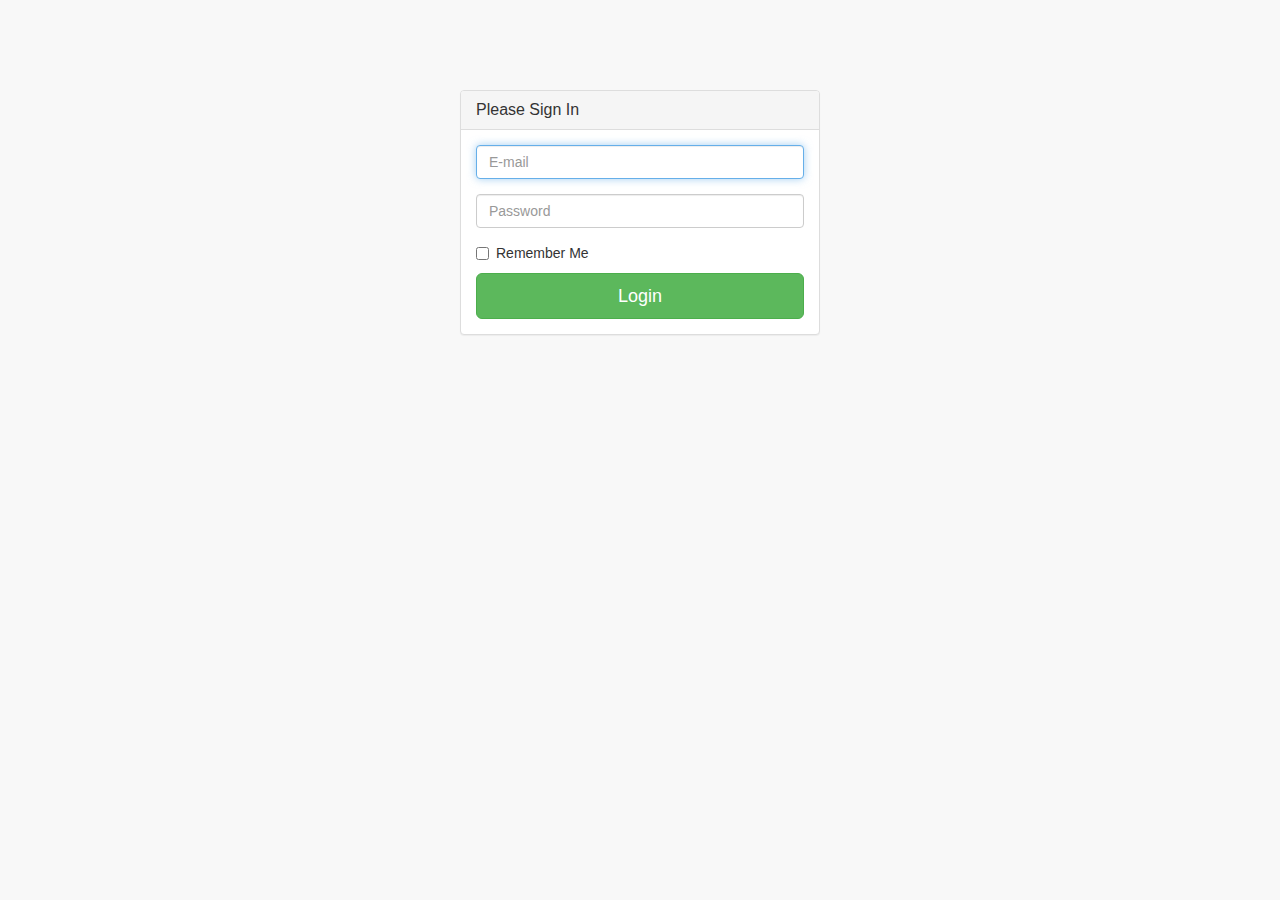
<file: startbootstrap-sb-admin-2-gh-pages/pages/login.html>
<!DOCTYPE html>
<html lang="en">

<head>

    <meta charset="utf-8">
    <meta http-equiv="X-UA-Compatible" content="IE=edge">
    <meta name="viewport" content="width=device-width, initial-scale=1">
    <meta name="description" content="">
    <meta name="author" content="">

    <title>SB Admin 2 - Bootstrap Admin Theme</title>

    <!-- Bootstrap Core CSS -->
    <link href="../vendor/bootstrap/css/bootstrap.min.css" rel="stylesheet">

    <!-- MetisMenu CSS -->
    <link href="../vendor/metisMenu/metisMenu.min.css" rel="stylesheet">

    <!-- Custom CSS -->
    <link href="../dist/css/sb-admin-2.css" rel="stylesheet">

    <!-- Custom Fonts -->
    <link href="../vendor/font-awesome/css/font-awesome.min.css" rel="stylesheet" type="text/css">

    <!-- HTML5 Shim and Respond.js IE8 support of HTML5 elements and media queries -->
    <!-- WARNING: Respond.js doesn't work if you view the page via file:// -->
    <!--[if lt IE 9]>
        <script src="https://oss.maxcdn.com/libs/html5shiv/3.7.0/html5shiv.js"></script>
        <script src="https://oss.maxcdn.com/libs/respond.js/1.4.2/respond.min.js"></script>
    <![endif]-->

</head>

<body>

    <div class="container">
        <div class="row">
            <div class="col-md-4 col-md-offset-4">
                <div class="login-panel panel panel-default">
                    <div class="panel-heading">
                        <h3 class="panel-title">Please Sign In</h3>
                    </div>
                    <div class="panel-body">
                        <form role="form">
                            <fieldset>
                                <div class="form-group">
                                    <input class="form-control" placeholder="E-mail" name="email" type="email" autofocus>
                                </div>
                                <div class="form-group">
                                    <input class="form-control" placeholder="Password" name="password" type="password" value="">
                                </div>
                                <div class="checkbox">
                                    <label>
                                        <input name="remember" type="checkbox" value="Remember Me">Remember Me
                                    </label>
                                </div>
                                <!-- Change this to a button or input when using this as a form -->
                                <a href="index.html" class="btn btn-lg btn-success btn-block">Login</a>
                            </fieldset>
                        </form>
                    </div>
                </div>
            </div>
        </div>
    </div>

    <!-- jQuery -->
    <script src="../vendor/jquery/jquery.min.js"></script>

    <!-- Bootstrap Core JavaScript -->
    <script src="../vendor/bootstrap/js/bootstrap.min.js"></script>

    <!-- Metis Menu Plugin JavaScript -->
    <script src="../vendor/metisMenu/metisMenu.min.js"></script>

    <!-- Custom Theme JavaScript -->
    <script src="../dist/js/sb-admin-2.js"></script>

</body>

</html>
</file>
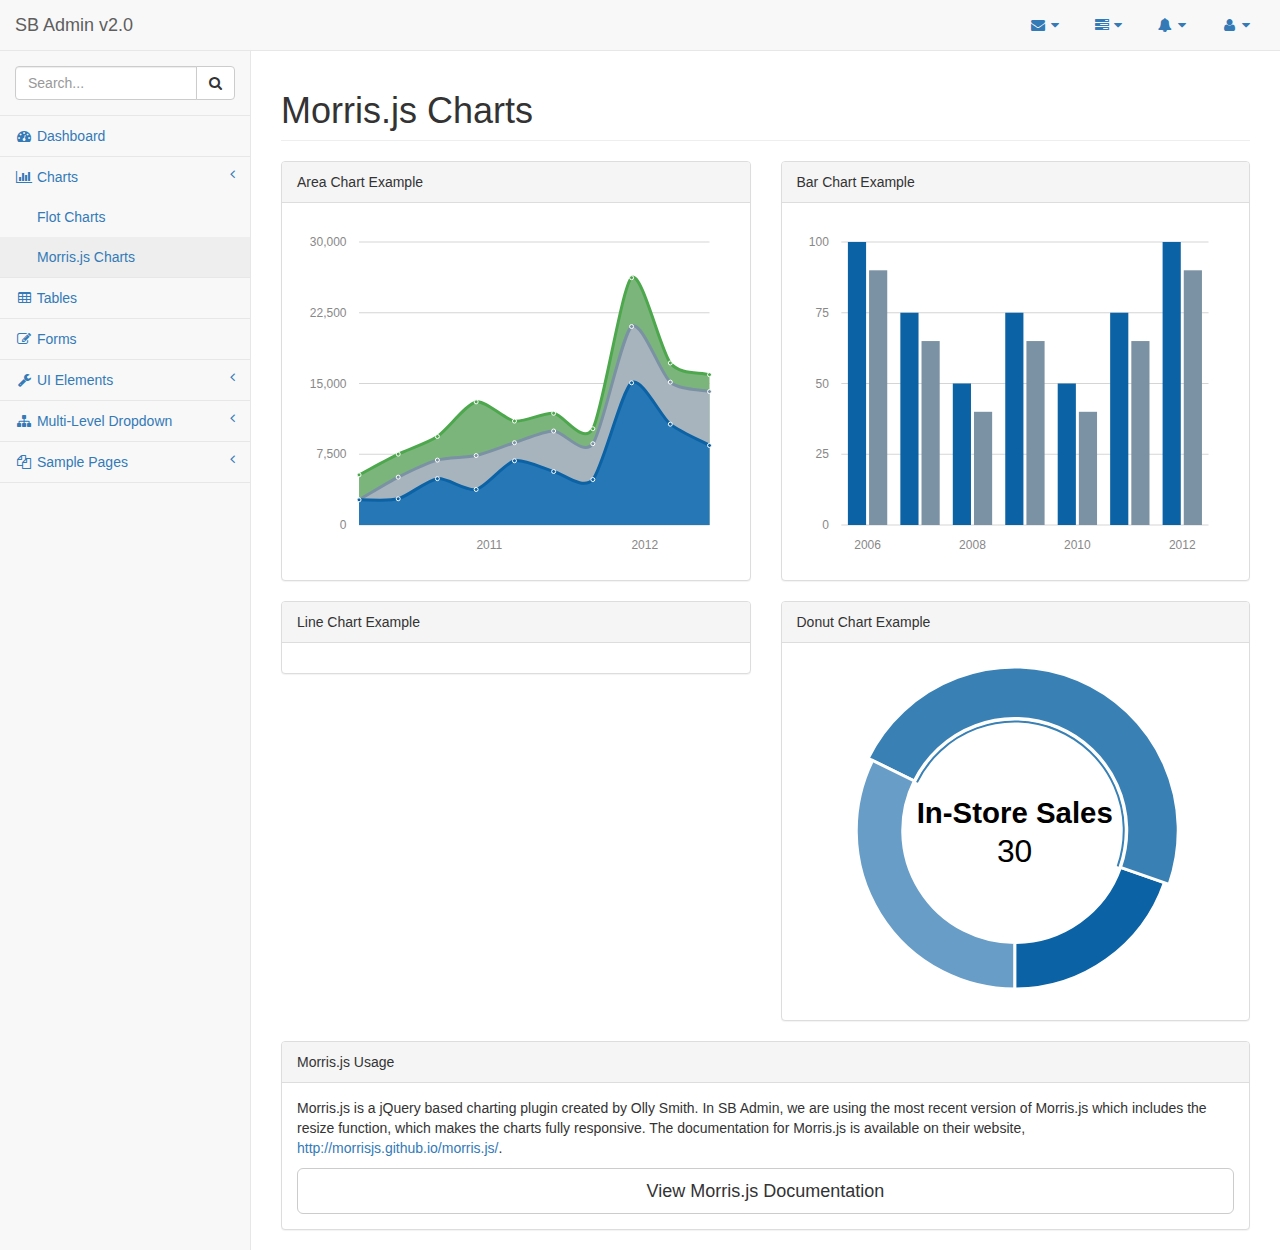
<file: startbootstrap-sb-admin-2-gh-pages/pages/morris.html>
<!DOCTYPE html>
<html lang="en">

<head>

    <meta charset="utf-8">
    <meta http-equiv="X-UA-Compatible" content="IE=edge">
    <meta name="viewport" content="width=device-width, initial-scale=1">
    <meta name="description" content="">
    <meta name="author" content="">

    <title>SB Admin 2 - Bootstrap Admin Theme</title>

    <!-- Bootstrap Core CSS -->
    <link href="../vendor/bootstrap/css/bootstrap.min.css" rel="stylesheet">

    <!-- MetisMenu CSS -->
    <link href="../vendor/metisMenu/metisMenu.min.css" rel="stylesheet">

    <!-- Custom CSS -->
    <link href="../dist/css/sb-admin-2.css" rel="stylesheet">

    <!-- Morris Charts CSS -->
    <link href="../vendor/morrisjs/morris.css" rel="stylesheet">

    <!-- Custom Fonts -->
    <link href="../vendor/font-awesome/css/font-awesome.min.css" rel="stylesheet" type="text/css">

    <!-- HTML5 Shim and Respond.js IE8 support of HTML5 elements and media queries -->
    <!-- WARNING: Respond.js doesn't work if you view the page via file:// -->
    <!--[if lt IE 9]>
        <script src="https://oss.maxcdn.com/libs/html5shiv/3.7.0/html5shiv.js"></script>
        <script src="https://oss.maxcdn.com/libs/respond.js/1.4.2/respond.min.js"></script>
    <![endif]-->

</head>

<body>

    <div id="wrapper">

        <!-- Navigation -->
        <nav class="navbar navbar-default navbar-static-top" role="navigation" style="margin-bottom: 0">
            <div class="navbar-header">
                <button type="button" class="navbar-toggle" data-toggle="collapse" data-target=".navbar-collapse">
                    <span class="sr-only">Toggle navigation</span>
                    <span class="icon-bar"></span>
                    <span class="icon-bar"></span>
                    <span class="icon-bar"></span>
                </button>
                <a class="navbar-brand" href="index.html">SB Admin v2.0</a>
            </div>
            <!-- /.navbar-header -->

            <ul class="nav navbar-top-links navbar-right">
                <li class="dropdown">
                    <a class="dropdown-toggle" data-toggle="dropdown" href="#">
                        <i class="fa fa-envelope fa-fw"></i> <i class="fa fa-caret-down"></i>
                    </a>
                    <ul class="dropdown-menu dropdown-messages">
                        <li>
                            <a href="#">
                                <div>
                                    <strong>John Smith</strong>
                                    <span class="pull-right text-muted">
                                        <em>Yesterday</em>
                                    </span>
                                </div>
                                <div>Lorem ipsum dolor sit amet, consectetur adipiscing elit. Pellentesque eleifend...</div>
                            </a>
                        </li>
                        <li class="divider"></li>
                        <li>
                            <a href="#">
                                <div>
                                    <strong>John Smith</strong>
                                    <span class="pull-right text-muted">
                                        <em>Yesterday</em>
                                    </span>
                                </div>
                                <div>Lorem ipsum dolor sit amet, consectetur adipiscing elit. Pellentesque eleifend...</div>
                            </a>
                        </li>
                        <li class="divider"></li>
                        <li>
                            <a href="#">
                                <div>
                                    <strong>John Smith</strong>
                                    <span class="pull-right text-muted">
                                        <em>Yesterday</em>
                                    </span>
                                </div>
                                <div>Lorem ipsum dolor sit amet, consectetur adipiscing elit. Pellentesque eleifend...</div>
                            </a>
                        </li>
                        <li class="divider"></li>
                        <li>
                            <a class="text-center" href="#">
                                <strong>Read All Messages</strong>
                                <i class="fa fa-angle-right"></i>
                            </a>
                        </li>
                    </ul>
                    <!-- /.dropdown-messages -->
                </li>
                <!-- /.dropdown -->
                <li class="dropdown">
                    <a class="dropdown-toggle" data-toggle="dropdown" href="#">
                        <i class="fa fa-tasks fa-fw"></i> <i class="fa fa-caret-down"></i>
                    </a>
                    <ul class="dropdown-menu dropdown-tasks">
                        <li>
                            <a href="#">
                                <div>
                                    <p>
                                        <strong>Task 1</strong>
                                        <span class="pull-right text-muted">40% Complete</span>
                                    </p>
                                    <div class="progress progress-striped active">
                                        <div class="progress-bar progress-bar-success" role="progressbar" aria-valuenow="40" aria-valuemin="0" aria-valuemax="100" style="width: 40%">
                                            <span class="sr-only">40% Complete (success)</span>
                                        </div>
                                    </div>
                                </div>
                            </a>
                        </li>
                        <li class="divider"></li>
                        <li>
                            <a href="#">
                                <div>
                                    <p>
                                        <strong>Task 2</strong>
                                        <span class="pull-right text-muted">20% Complete</span>
                                    </p>
                                    <div class="progress progress-striped active">
                                        <div class="progress-bar progress-bar-info" role="progressbar" aria-valuenow="20" aria-valuemin="0" aria-valuemax="100" style="width: 20%">
                                            <span class="sr-only">20% Complete</span>
                                        </div>
                                    </div>
                                </div>
                            </a>
                        </li>
                        <li class="divider"></li>
                        <li>
                            <a href="#">
                                <div>
                                    <p>
                                        <strong>Task 3</strong>
                                        <span class="pull-right text-muted">60% Complete</span>
                                    </p>
                                    <div class="progress progress-striped active">
                                        <div class="progress-bar progress-bar-warning" role="progressbar" aria-valuenow="60" aria-valuemin="0" aria-valuemax="100" style="width: 60%">
                                            <span class="sr-only">60% Complete (warning)</span>
                                        </div>
                                    </div>
                                </div>
                            </a>
                        </li>
                        <li class="divider"></li>
                        <li>
                            <a href="#">
                                <div>
                                    <p>
                                        <strong>Task 4</strong>
                                        <span class="pull-right text-muted">80% Complete</span>
                                    </p>
                                    <div class="progress progress-striped active">
                                        <div class="progress-bar progress-bar-danger" role="progressbar" aria-valuenow="80" aria-valuemin="0" aria-valuemax="100" style="width: 80%">
                                            <span class="sr-only">80% Complete (danger)</span>
                                        </div>
                                    </div>
                                </div>
                            </a>
                        </li>
                        <li class="divider"></li>
                        <li>
                            <a class="text-center" href="#">
                                <strong>See All Tasks</strong>
                                <i class="fa fa-angle-right"></i>
                            </a>
                        </li>
                    </ul>
                    <!-- /.dropdown-tasks -->
                </li>
                <!-- /.dropdown -->
                <li class="dropdown">
                    <a class="dropdown-toggle" data-toggle="dropdown" href="#">
                        <i class="fa fa-bell fa-fw"></i> <i class="fa fa-caret-down"></i>
                    </a>
                    <ul class="dropdown-menu dropdown-alerts">
                        <li>
                            <a href="#">
                                <div>
                                    <i class="fa fa-comment fa-fw"></i> New Comment
                                    <span class="pull-right text-muted small">4 minutes ago</span>
                                </div>
                            </a>
                        </li>
                        <li class="divider"></li>
                        <li>
                            <a href="#">
                                <div>
                                    <i class="fa fa-twitter fa-fw"></i> 3 New Followers
                                    <span class="pull-right text-muted small">12 minutes ago</span>
                                </div>
                            </a>
                        </li>
                        <li class="divider"></li>
                        <li>
                            <a href="#">
                                <div>
                                    <i class="fa fa-envelope fa-fw"></i> Message Sent
                                    <span class="pull-right text-muted small">4 minutes ago</span>
                                </div>
                            </a>
                        </li>
                        <li class="divider"></li>
                        <li>
                            <a href="#">
                                <div>
                                    <i class="fa fa-tasks fa-fw"></i> New Task
                                    <span class="pull-right text-muted small">4 minutes ago</span>
                                </div>
                            </a>
                        </li>
                        <li class="divider"></li>
                        <li>
                            <a href="#">
                                <div>
                                    <i class="fa fa-upload fa-fw"></i> Server Rebooted
                                    <span class="pull-right text-muted small">4 minutes ago</span>
                                </div>
                            </a>
                        </li>
                        <li class="divider"></li>
                        <li>
                            <a class="text-center" href="#">
                                <strong>See All Alerts</strong>
                                <i class="fa fa-angle-right"></i>
                            </a>
                        </li>
                    </ul>
                    <!-- /.dropdown-alerts -->
                </li>
                <!-- /.dropdown -->
                <li class="dropdown">
                    <a class="dropdown-toggle" data-toggle="dropdown" href="#">
                        <i class="fa fa-user fa-fw"></i> <i class="fa fa-caret-down"></i>
                    </a>
                    <ul class="dropdown-menu dropdown-user">
                        <li><a href="#"><i class="fa fa-user fa-fw"></i> User Profile</a>
                        </li>
                        <li><a href="#"><i class="fa fa-gear fa-fw"></i> Settings</a>
                        </li>
                        <li class="divider"></li>
                        <li><a href="login.html"><i class="fa fa-sign-out fa-fw"></i> Logout</a>
                        </li>
                    </ul>
                    <!-- /.dropdown-user -->
                </li>
                <!-- /.dropdown -->
            </ul>
            <!-- /.navbar-top-links -->

            <div class="navbar-default sidebar" role="navigation">
                <div class="sidebar-nav navbar-collapse">
                    <ul class="nav" id="side-menu">
                        <li class="sidebar-search">
                            <div class="input-group custom-search-form">
                                <input type="text" class="form-control" placeholder="Search...">
                                <span class="input-group-btn">
                                <button class="btn btn-default" type="button">
                                    <i class="fa fa-search"></i>
                                </button>
                            </span>
                            </div>
                            <!-- /input-group -->
                        </li>
                        <li>
                            <a href="index.html"><i class="fa fa-dashboard fa-fw"></i> Dashboard</a>
                        </li>
                        <li>
                            <a href="#"><i class="fa fa-bar-chart-o fa-fw"></i> Charts<span class="fa arrow"></span></a>
                            <ul class="nav nav-second-level">
                                <li>
                                    <a href="flot.html">Flot Charts</a>
                                </li>
                                <li>
                                    <a href="morris.html">Morris.js Charts</a>
                                </li>
                            </ul>
                            <!-- /.nav-second-level -->
                        </li>
                        <li>
                            <a href="tables.html"><i class="fa fa-table fa-fw"></i> Tables</a>
                        </li>
                        <li>
                            <a href="forms.html"><i class="fa fa-edit fa-fw"></i> Forms</a>
                        </li>
                        <li>
                            <a href="#"><i class="fa fa-wrench fa-fw"></i> UI Elements<span class="fa arrow"></span></a>
                            <ul class="nav nav-second-level">
                                <li>
                                    <a href="panels-wells.html">Panels and Wells</a>
                                </li>
                                <li>
                                    <a href="buttons.html">Buttons</a>
                                </li>
                                <li>
                                    <a href="notifications.html">Notifications</a>
                                </li>
                                <li>
                                    <a href="typography.html">Typography</a>
                                </li>
                                <li>
                                    <a href="icons.html"> Icons</a>
                                </li>
                                <li>
                                    <a href="grid.html">Grid</a>
                                </li>
                            </ul>
                            <!-- /.nav-second-level -->
                        </li>
                        <li>
                            <a href="#"><i class="fa fa-sitemap fa-fw"></i> Multi-Level Dropdown<span class="fa arrow"></span></a>
                            <ul class="nav nav-second-level">
                                <li>
                                    <a href="#">Second Level Item</a>
                                </li>
                                <li>
                                    <a href="#">Second Level Item</a>
                                </li>
                                <li>
                                    <a href="#">Third Level <span class="fa arrow"></span></a>
                                    <ul class="nav nav-third-level">
                                        <li>
                                            <a href="#">Third Level Item</a>
                                        </li>
                                        <li>
                                            <a href="#">Third Level Item</a>
                                        </li>
                                        <li>
                                            <a href="#">Third Level Item</a>
                                        </li>
                                        <li>
                                            <a href="#">Third Level Item</a>
                                        </li>
                                    </ul>
                                    <!-- /.nav-third-level -->
                                </li>
                            </ul>
                            <!-- /.nav-second-level -->
                        </li>
                        <li>
                            <a href="#"><i class="fa fa-files-o fa-fw"></i> Sample Pages<span class="fa arrow"></span></a>
                            <ul class="nav nav-second-level">
                                <li>
                                    <a href="blank.html">Blank Page</a>
                                </li>
                                <li>
                                    <a href="login.html">Login Page</a>
                                </li>
                            </ul>
                            <!-- /.nav-second-level -->
                        </li>
                    </ul>
                </div>
                <!-- /.sidebar-collapse -->
            </div>
            <!-- /.navbar-static-side -->
        </nav>

        <div id="page-wrapper">
            <div class="row">
                <div class="col-lg-12">
                    <h1 class="page-header">Morris.js Charts</h1>
                </div>
                <!-- /.col-lg-12 -->
            </div>
            <!-- /.row -->
            <div class="row">
                <div class="col-lg-6">
                    <div class="panel panel-default">
                        <div class="panel-heading">
                            Area Chart Example
                        </div>
                        <!-- /.panel-heading -->
                        <div class="panel-body">
                            <div id="morris-area-chart"></div>
                        </div>
                        <!-- /.panel-body -->
                    </div>
                    <!-- /.panel -->
                </div>
                <!-- /.col-lg-6 -->
                <div class="col-lg-6">
                    <div class="panel panel-default">
                        <div class="panel-heading">
                            Bar Chart Example
                        </div>
                        <!-- /.panel-heading -->
                        <div class="panel-body">
                            <div id="morris-bar-chart"></div>
                        </div>
                        <!-- /.panel-body -->
                    </div>
                    <!-- /.panel -->
                </div>
                <!-- /.col-lg-6 -->
                <div class="col-lg-6">
                    <div class="panel panel-default">
                        <div class="panel-heading">
                            Line Chart Example
                        </div>
                        <!-- /.panel-heading -->
                        <div class="panel-body">
                            <div id="morris-line-chart"></div>
                        </div>
                        <!-- /.panel-body -->
                    </div>
                    <!-- /.panel -->
                </div>
                <!-- /.col-lg-6 -->
                <div class="col-lg-6">
                    <div class="panel panel-default">
                        <div class="panel-heading">
                            Donut Chart Example
                        </div>
                        <!-- /.panel-heading -->
                        <div class="panel-body">
                            <div id="morris-donut-chart"></div>
                        </div>
                        <!-- /.panel-body -->
                    </div>
                    <!-- /.panel -->
                </div>
                <!-- /.col-lg-6 -->
                <div class="col-lg-12">
                    <div class="panel panel-default">
                        <div class="panel-heading">
                            Morris.js Usage
                        </div>
                        <!-- /.panel-heading -->
                        <div class="panel-body">
                            <p>Morris.js is a jQuery based charting plugin created by Olly Smith. In SB Admin, we are using the most recent version of Morris.js which includes the resize function, which makes the charts fully responsive. The documentation for Morris.js is available on their website, <a target="_blank" href="http://morrisjs.github.io/morris.js/">http://morrisjs.github.io/morris.js/</a>.</p>
                            <a target="_blank" class="btn btn-default btn-lg btn-block" href="http://morrisjs.github.io/morris.js/">View Morris.js Documentation</a>
                        </div>
                        <!-- /.panel-body -->
                    </div>
                    <!-- /.panel -->
                </div>
                <!-- /.col-lg-6 -->
            </div>
            <!-- /.row -->
        </div>
        <!-- /#page-wrapper -->

    </div>
    <!-- /#wrapper -->

    <!-- jQuery -->
    <script src="../vendor/jquery/jquery.min.js"></script>

    <!-- Bootstrap Core JavaScript -->
    <script src="../vendor/bootstrap/js/bootstrap.min.js"></script>

    <!-- Metis Menu Plugin JavaScript -->
    <script src="../vendor/metisMenu/metisMenu.min.js"></script>

    <!-- Morris Charts JavaScript -->
    <script src="../vendor/raphael/raphael.min.js"></script>
    <script src="../vendor/morrisjs/morris.min.js"></script>
    <script src="../data/morris-data.js"></script>

    <!-- Custom Theme JavaScript -->
    <script src="../dist/js/sb-admin-2.js"></script>

</body>

</html>
</file>
<file: zing/css/zing.css>
body {
    -background-color: #f2f2f2;
	 background-color: #fff;
}

body * {
    margin: 0px;
    padding: 0px;
}

li {
    list-style-type: none;
}

a {
    color: #000;
}

.header {
    min-width: 1000px;
    height: 50px;
    background: #1c1c1c;
}

.header .logo {
    float: left;
    width: 185px;
    height: 40px;
    margin-top: 6px;
}

.logo a>img {
    margin-bottom: 15px;
}

.search {
    float: left;
    margin: 10px;
    width: 300px;
    position: relative;
}

.input-txt {
    float: left;
    padding: 4px 14px;
    width: 90%;
    border: 0 none;
    height: 29px;
}

.input-bnt {
    float: left;
    width: 10%;
    height: 29px;
    border: 0;
    background-color: white;
    cursor: pointer;
}

.jumper-link {
    float: left;
    padding: 0;
}

.jumper-link li {
    display: inline-block;
}

.jumper-link>li>a {
    color: #a845de;
    line-height: 50px;
    padding: 0 10px;
    text-decoration-line: none;
}

.jumper-link .active,
.jumper-link>li:hover,
.jumper-link>li:active {
    background-color: black;
}

.box-dangki {
    height: 50px;
    float: right;
    cursor: pointer;
    position: relative;
}

.box-dangki img {
    float: left;
    width: 23px;
    height: 23px;
    margin: 13px 5px;
}

.tt-user {
    line-height: 50px;
    text-align: center;
    padding: 0 5px 0 5px;
    margin: 0;
}

.tt-user:focus,
.tt-user:hover,
.tt-user {
    text-decoration: none;
    color: white;
}

.box-dangki .tt-user>i {
    padding: 0 5px;
}

.tip-user {
    padding: 5px;
    position: absolute;
    z-index: 99999;
    width: 310px;
    right: 0;
    display: none;
    background-color: #fff;
    line-height: 40px;
}

.tip-user ul {
    margin: 0 5px;
    float: left;
}

.tip-user a {
    color: black;
}

.tip-user>div {
    float: left;
}

.tip-user img {
    height: 80px;
    width: 80px;
    margin-left: 10px;
}

.contain-header {
    min-width: 1000px;
    height: 50px;
    padding: 0 175px;
    line-height: 50px;
}

.contain-menu {
    min-width: 1000px;
    height: 40px;
    padding: 0 175px 0 175px;
}

.menu {
    margin: 0px;
    background-color: #e4e4e4;
    display: block;
}

.main-menu {
    float: left;
}

.main-menu>li {
    line-height: 38px;
    display: inline-block;
}

.main-menu li>a {
    color: black;
    padding: 0 10px;
    line-height: 40px;
}
.main-menu li>a>i{
    font-size: 20px;
    margin-right: 20px;
}

.group-col-1 {
    width: 170px;
}

.group-col-4 {
    width: 680px;
}

.group {}

.group>li:hover {
    background-color: #fff;
}

.group>li>a:hover {
    text-decoration-line: none;
}

.group .sub-group {
    z-index: 99999999;
    position: absolute;
    background-color: #fff;
    display: none;
    margin-top: 2px;
}

.group .sub-group .super-sub-group {
    float: left;
}

.group .sub-group li {
    float: left;
    width: 100%;
}

.right-menu {
    float: right;
}

.right-menu a {
    line-height: 38px;
    color: #000;
    padding: 0 5px;
}

.wrapper-page {
    width: 1000px;
    padding-top: 20px;
    background-color: #fff;
    margin: 0 auto;
}

.wrapper-page>div {
    display: block;
}

.footer {
    width: 100%;
    float: left;
    background-color: #1c1c1c;
    color: #fff;
}

.contain-footer {
    width: 900px;
    margin: 0 auto;
    display: block;
}

.info-top-play {}

.info-top-play .info-content {
    line-height: 24px;
}

.info-top-play .info-content * {
    display: inline-block;
}

.info-content>span {
    margin: 0 5px;
}

.info-content>h2 {
    font-weight: 400;
}

.txt-primary {
    font-size: 14px;
}

.box-social {
    margin-top: 5px;
    height: 40px;
    border: 1px solid #f45;
}

.fl {
    float: left;
}

.info-song-top {
    margin: 10px 0;
}

.info-song-top span,
a>span {
    color: #888;
}

.in-bl {
    display: inline-block;
}

.clear {
    clear: both;
}

.info-song-top a,
.info-song-top a:hover {
    color: #000;
    text-decoration: none;
}

.txt-primary a {
    font-size: 17px;
    color: #000;
}

.player {
    overflow: hidden;
    margin-top: 20px;
}

.player img {
    width: 650px;
    height: 185px;
    opacity: 0.8;
}

.section {
    margin: 10px 0;
}

.btn-zing {
    border-color: #721799;
    color: #721799;
}

.section .lyrics-contain {
    margin-top: 20px;
    background-color: #f6f6f6;
}

.list-media>h2 {
    float: right;
    line-height: 38px;
}

.lyrics-contain {
    padding: 10px;
}

.section .artist-info {
    padding-left: 130px;
    padding-top: 10px;
}

.section .artist-info h2 {
    float: left;
}

.section .img-artist {
    overflow: hidden;
    float: left;
}

.section .artist {
    float: left;
}

.tracking {
    margin: 0 10px;
    background-color: #721799;
    color: #fff;
    font-size: 15px;
    padding: 2px 5px;
}

.tracking>i {
    padding: 0 4px;
}

.title-section {
    text-transform: uppercase;
    margin: 20px 0;
    font-weight: 300;
}
.zcontent .title-section,
.topic-hot .title-section{
	margin-bottom: 15px;
	font-size: 26px;
	color: purple;
	margin-top:0;
	font-family: "Open Sans","segoe ui",Helvetica,Arial,sans-serif;
}
.title-section>a,
.title-section>a:hover {
    color: #721799;
    text-decoration: none;
}

.title-section a>i {
    color: #721799;
    font-size: 25px;
}
.title-section span{
    color: #721799;
    font-size: 22px;
}
.music-item {
    height: 230px;
    padding: 0 10px;
    overflow: hidden;
    margin: 10px 0;
}

.thumb img {
    height: auto;
    width: 100%;
}


.txt-darkgray {
    color: #888;
    font-size: 12px;
}

.thumb {
    display: block;
    position: relative;
    background-color: #000;
    margin-bottom: 10px;
}

.thumb:hover {
    opacity: .65!important;
    background-color: black;
}

.thumb:hover span {
    display: block;
    z-index: 4;
    opacity: 1;
}

.thumb>span {
    display: none;
    opacity: 0;
}

.thumb span {
    top: 50%;
    left: 50%;
    position: absolute;
    margin: -25px 0 0 -10px;
    font-size: 50px;
    width: 50px;
    height: 50px;
    color: #fff;
}

.title-item {
    overflow: hidden;
    height: 50px;
}

.list-player {
    padding: 0 10px;
}

.video-item {
    height: 170px;
    padding: 0 10px;
    overflow: hidden;
    margin: 10px 0;
}

.frm-comment>img {
    height: 50px;
    width: 50px;
    float: left;
}

.frm-comment .wrap-comment {
    margin-left: 70px;
    margin-bottom: 20px;
}

.text-comment {
    height: 50px;
    width: 100%;
}

.wrap-right{
    min-width: 300px;
}
.wrap-right .quang-cao{
    height: 250px;
    margin-bottom: 20px;
    border: 1px solid #721799;
}

.sm-video{
    width: 110px;
    float: left;
    margin-right: 15px;
    max-height: 65px;
}

.thumb.sm-video span{
    width:25px;
    height: 25px;   
    font-size: 25px;
    margin: -10px 0 0 -7px
}

.wiget ul>li{
    border-bottom: 1px solid #f2f2f2;
    min-height: 75px;
}

.wiget .wiget-content ul>li>div>.txt-primary{
    font-size: 16px;
}

.wiget .wiget-content ul>li>div>.txt-darkgray{
    font-size: 12px;
}
#menul1 ul {
- background: #8AD385;
- width: 250px;
 padding: 0;
 list-style-type: none;
 text-align: left;
}
#menul1 li {
 width: auto;
 height: 40px;

 -border-bottom: 1px solid #e8e8e8;

}
#menul1 li a {
 text-decoration: none;
 color: #888;
 -font-weight: bold;
 display: block;
 padding:8px 20px 8px 20px;
  font-family: sans-serif;
 font-size: 14px;
}
#menul1 li a:hover {
 background: #ecf0f1;
 color: #a845de;
}
#menul1 ul li {
 position: relative;
}
#menul1 .sub-menu {
 position: absolute;
 left: 250px;
 top: 0;
}
#menul1 .sub-menu {
 position: absolute;
 left: 250px;
 top: 0;
 display: none;
}
#menul1 li:hover .sub-menu {
 display: block;
}
.sidebar{
	width:192px;
	float: left;
	height:600px;
	border:1px solid;
	background-color: #fff;
	--position: fixed;
}
/*#menu li.active a{
	background: #ecf0f1;
	color: #a845de;
}*/
#menul1 li.data  a{
	font-weight:700;
	font-size:16px;
	color:#333;
	font-family: "Roboto","segoe ui",Helvetica,Arial,sans-serif;
	margin-bottom:10px;
}
.zcontent {
    width: 760px;
    float: right;
	min-height:1000px;
	-border:1px solid;
	  background-color: #fff;
}
.tab-menu,
.tab-menu2{
	border-bottom: 1px solid #dedede;
    margin-bottom: 20px;
	float:left;
	width:100%;
}
.group{
	display:block;
	clear:both;
}
.tab-menu li {
    float: left;
    margin-right: 35px!important;
    padding-bottom: 8px;
    border-bottom: 2px solid transparent;
    position: relative;
    padding-left: 2px;
}
.tab-menu li a {
    color: #000;
    font-size: 14px;
}

.tab-menu li.active, 
.w3-hover-text:hover{
	color: #721799;
	 border-bottom: 2px solid #721799;
	  background: #ecf0f1;
	text-decoration: none;
}
.tab-menu li a:hover,
.tab-menu2 li a:hover,
.custom-filter a.active{
	color: #721799;
	text-decoration: none;
}
.pull-right{float:right;}
.custom-filter{
	font-size:13px;
	
	margin-bottom: 15px;
    overflow: hidden;
    text-align: right;
}
.custom-filter,
.custom-filter a{
	color:gray;
	margin-right:5px;
}
.custom-filter span,
.custom-filter ul,
.custom-filter li{
	display: inline-block;
}
.top-banner{
	margin-bottom: 15px;
    margin-top: -15px;
    -margin-left: -12px;
    padding: 0;
}
.container{
	width: 970px;
    margin: 0 auto;
    overflow: hidden;
    position: relative;
}
.top-banner .container {
    width: 1000px;
}
.top-banner .caption {
    position: absolute;
    bottom: 0;
    left: 0;
    width: 100%;
    padding: 20px;
}
.top-banner .caption .title-caption {
    position: relative;
    padding-right: 140px;
    display: inline-block;
}
.top-banner .caption h1, .top-banner .caption h2, .top-banner .caption h2 a {
    line-height: 1;
    margin-bottom: 10px;
}
.top-banner .caption h1{
	float: left;
    font-size: 30px;
    text-transform: uppercase;
    font-weight: 300;
}
.top-banner .caption h1 a{
color: #fff;
}
.wrap-sidebar {
    float: right;
    width: 300px;
    position: relative;
	margin-right:20px;
}
.wrap-sidebar .widget {
    margin-bottom: 20px;
    position: relative;
}
.widget-cate {
    margin-bottom: 30px;
}
.widget-cate ul li {
    margin: 0 0 15px;
}
.widget-cate ul li a {
    display: block;
    position: relative;
    width: 300px;
    height: 90px;
}
.widget-cate ul li img {
    display: block;
    width: 300px;
    height: 90px;
}
.img-responsive {
    display: block;
    max-width: 100%;
    height: auto;
}
img {
    max-width: 100%;
    vertical-align: middle;
    border: 0;
</file>
<file: startbootstrap-sb-admin-2-gh-pages/vendor/morrisjs/morris.css>
.morris-hover{position:absolute;z-index:1000}.morris-hover.morris-default-style{border-radius:10px;padding:6px;color:#666;background:rgba(255,255,255,0.8);border:solid 2px rgba(230,230,230,0.8);font-family:sans-serif;font-size:12px;text-align:center}.morris-hover.morris-default-style .morris-hover-row-label{font-weight:bold;margin:0.25em 0}
.morris-hover.morris-default-style .morris-hover-point{white-space:nowrap;margin:0.1em 0}
</file>
<file: startbootstrap-sb-admin-2-gh-pages/vendor/metisMenu/metisMenu.min.css>
/*
 * metismenu - v1.1.3
 * Easy menu jQuery plugin for Twitter Bootstrap 3
 * https://github.com/onokumus/metisMenu
 *
 * Made by Osman Nuri Okumus
 * Under MIT License
 */

.arrow {
    float: right;
    line-height: 1.42857;
}

.glyphicon.arrow:before {
    content: "\e079";
}

.active > a > .glyphicon.arrow:before {
    content: "\e114";
}

.fa.arrow:before {
    content: "\f104";
}

.active > a > .fa.arrow:before {
    content: "\f107";
}

.plus-times {
    float: right;
}

.fa.plus-times:before {
    content: "\f067";
}

.active > a > .fa.plus-times {
    filter: progid:DXImageTransform.Microsoft.BasicImage(rotation=1);
    -webkit-transform: rotate(45deg);
    -moz-transform: rotate(45deg);
    -ms-transform: rotate(45deg);
    -o-transform: rotate(45deg);
    transform: rotate(45deg);
}

.plus-minus {
    float: right;
}

.fa.plus-minus:before {
    content: "\f067";
}

.active > a > .fa.plus-minus:before {
    content: "\f068";
}
</file>
<file: startbootstrap-sb-admin-2-gh-pages/dist/css/sb-admin-2.css>
/*!
 * Start Bootstrap - SB Admin 2 v3.3.7+1 (http://startbootstrap.com/template-overviews/sb-admin-2)
 * Copyright 2013-2016 Start Bootstrap
 * Licensed under MIT (https://github.com/BlackrockDigital/startbootstrap/blob/gh-pages/LICENSE)
 */
body {
  background-color: #f8f8f8;
}
#wrapper {
  width: 100%;
}
#page-wrapper {
  padding: 0 15px;
  min-height: 568px;
  background-color: white;
}
@media (min-width: 768px) {
  #page-wrapper {
    position: inherit;
    margin: 0 0 0 250px;
    padding: 0 30px;
    border-left: 1px solid #e7e7e7;
  }
}
.navbar-top-links {
  margin-right: 0;
}
.navbar-top-links li {
  display: inline-block;
}
.navbar-top-links li:last-child {
  margin-right: 15px;
}
.navbar-top-links li a {
  padding: 15px;
  min-height: 50px;
}
.navbar-top-links .dropdown-menu li {
  display: block;
}
.navbar-top-links .dropdown-menu li:last-child {
  margin-right: 0;
}
.navbar-top-links .dropdown-menu li a {
  padding: 3px 20px;
  min-height: 0;
}
.navbar-top-links .dropdown-menu li a div {
  white-space: normal;
}
.navbar-top-links .dropdown-messages,
.navbar-top-links .dropdown-tasks,
.navbar-top-links .dropdown-alerts {
  width: 310px;
  min-width: 0;
}
.navbar-top-links .dropdown-messages {
  margin-left: 5px;
}
.navbar-top-links .dropdown-tasks {
  margin-left: -59px;
}
.navbar-top-links .dropdown-alerts {
  margin-left: -123px;
}
.navbar-top-links .dropdown-user {
  right: 0;
  left: auto;
}
.sidebar .sidebar-nav.navbar-collapse {
  padding-left: 0;
  padding-right: 0;
}
.sidebar .sidebar-search {
  padding: 15px;
}
.sidebar ul li {
  border-bottom: 1px solid #e7e7e7;
}
.sidebar ul li a.active {
  background-color: #eeeeee;
}
.sidebar .arrow {
  float: right;
}
.sidebar .fa.arrow:before {
  content: "\f104";
}
.sidebar .active > a > .fa.arrow:before {
  content: "\f107";
}
.sidebar .nav-second-level li,
.sidebar .nav-third-level li {
  border-bottom: none !important;
}
.sidebar .nav-second-level li a {
  padding-left: 37px;
}
.sidebar .nav-third-level li a {
  padding-left: 52px;
}
@media (min-width: 768px) {
  .sidebar {
    z-index: 1;
    position: absolute;
    width: 250px;
    margin-top: 51px;
  }
  .navbar-top-links .dropdown-messages,
  .navbar-top-links .dropdown-tasks,
  .navbar-top-links .dropdown-alerts {
    margin-left: auto;
  }
}
.btn-outline {
  color: inherit;
  background-color: transparent;
  transition: all .5s;
}
.btn-primary.btn-outline {
  color: #428bca;
}
.btn-success.btn-outline {
  color: #5cb85c;
}
.btn-info.btn-outline {
  color: #5bc0de;
}
.btn-warning.btn-outline {
  color: #f0ad4e;
}
.btn-danger.btn-outline {
  color: #d9534f;
}
.btn-primary.btn-outline:hover,
.btn-success.btn-outline:hover,
.btn-info.btn-outline:hover,
.btn-warning.btn-outline:hover,
.btn-danger.btn-outline:hover {
  color: white;
}
.chat {
  margin: 0;
  padding: 0;
  list-style: none;
}
.chat li {
  margin-bottom: 10px;
  padding-bottom: 5px;
  border-bottom: 1px dotted #999999;
}
.chat li.left .chat-body {
  margin-left: 60px;
}
.chat li.right .chat-body {
  margin-right: 60px;
}
.chat li .chat-body p {
  margin: 0;
}
.panel .slidedown .glyphicon,
.chat .glyphicon {
  margin-right: 5px;
}
.chat-panel .panel-body {
  height: 350px;
  overflow-y: scroll;
}
.login-panel {
  margin-top: 25%;
}
.flot-chart {
  display: block;
  height: 400px;
}
.flot-chart-content {
  width: 100%;
  height: 100%;
}
table.dataTable thead .sorting,
table.dataTable thead .sorting_asc,
table.dataTable thead .sorting_desc,
table.dataTable thead .sorting_asc_disabled,
table.dataTable thead .sorting_desc_disabled {
  background: transparent;
}
table.dataTable thead .sorting_asc:after {
  content: "\f0de";
  float: right;
  font-family: fontawesome;
}
table.dataTable thead .sorting_desc:after {
  content: "\f0dd";
  float: right;
  font-family: fontawesome;
}
table.dataTable thead .sorting:after {
  content: "\f0dc";
  float: right;
  font-family: fontawesome;
  color: rgba(50, 50, 50, 0.5);
}
.btn-circle {
  width: 30px;
  height: 30px;
  padding: 6px 0;
  border-radius: 15px;
  text-align: center;
  font-size: 12px;
  line-height: 1.428571429;
}
.btn-circle.btn-lg {
  width: 50px;
  height: 50px;
  padding: 10px 16px;
  border-radius: 25px;
  font-size: 18px;
  line-height: 1.33;
}
.btn-circle.btn-xl {
  width: 70px;
  height: 70px;
  padding: 10px 16px;
  border-radius: 35px;
  font-size: 24px;
  line-height: 1.33;
}
.show-grid [class^="col-"] {
  padding-top: 10px;
  padding-bottom: 10px;
  border: 1px solid #ddd;
  background-color: #eee !important;
}
.show-grid {
  margin: 15px 0;
}
.huge {
  font-size: 40px;
}
.panel-green {
  border-color: #5cb85c;
}
.panel-green > .panel-heading {
  border-color: #5cb85c;
  color: white;
  background-color: #5cb85c;
}
.panel-green > a {
  color: #5cb85c;
}
.panel-green > a:hover {
  color: #3d8b3d;
}
.panel-red {
  border-color: #d9534f;
}
.panel-red > .panel-heading {
  border-color: #d9534f;
  color: white;
  background-color: #d9534f;
}
.panel-red > a {
  color: #d9534f;
}
.panel-red > a:hover {
  color: #b52b27;
}
.panel-yellow {
  border-color: #f0ad4e;
}
.panel-yellow > .panel-heading {
  border-color: #f0ad4e;
  color: white;
  background-color: #f0ad4e;
}
.panel-yellow > a {
  color: #f0ad4e;
}
.panel-yellow > a:hover {
  color: #df8a13;
}
.timeline {
  position: relative;
  padding: 20px 0 20px;
  list-style: none;
}
.timeline:before {
  content: " ";
  position: absolute;
  top: 0;
  bottom: 0;
  left: 50%;
  width: 3px;
  margin-left: -1.5px;
  background-color: #eeeeee;
}
.timeline > li {
  position: relative;
  margin-bottom: 20px;
}
.timeline > li:before,
.timeline > li:after {
  content: " ";
  display: table;
}
.timeline > li:after {
  clear: both;
}
.timeline > li:before,
.timeline > li:after {
  content: " ";
  display: table;
}
.timeline > li:after {
  clear: both;
}
.timeline > li > .timeline-panel {
  float: left;
  position: relative;
  width: 46%;
  padding: 20px;
  border: 1px solid #d4d4d4;
  border-radius: 2px;
  -webkit-box-shadow: 0 1px 6px rgba(0, 0, 0, 0.175);
  box-shadow: 0 1px 6px rgba(0, 0, 0, 0.175);
}
.timeline > li > .timeline-panel:before {
  content: " ";
  display: inline-block;
  position: absolute;
  top: 26px;
  right: -15px;
  border-top: 15px solid transparent;
  border-right: 0 solid #ccc;
  border-bottom: 15px solid transparent;
  border-left: 15px solid #ccc;
}
.timeline > li > .timeline-panel:after {
  content: " ";
  display: inline-block;
  position: absolute;
  top: 27px;
  right: -14px;
  border-top: 14px solid transparent;
  border-right: 0 solid #fff;
  border-bottom: 14px solid transparent;
  border-left: 14px solid #fff;
}
.timeline > li > .timeline-badge {
  z-index: 100;
  position: absolute;
  top: 16px;
  left: 50%;
  width: 50px;
  height: 50px;
  margin-left: -25px;
  border-radius: 50% 50% 50% 50%;
  text-align: center;
  font-size: 1.4em;
  line-height: 50px;
  color: #fff;
  background-color: #999999;
}
.timeline > li.timeline-inverted > .timeline-panel {
  float: right;
}
.timeline > li.timeline-inverted > .timeline-panel:before {
  right: auto;
  left: -15px;
  border-right-width: 15px;
  border-left-width: 0;
}
.timeline > li.timeline-inverted > .timeline-panel:after {
  right: auto;
  left: -14px;
  border-right-width: 14px;
  border-left-width: 0;
}
.timeline-badge.primary {
  background-color: #2e6da4 !important;
}
.timeline-badge.success {
  background-color: #3f903f !important;
}
.timeline-badge.warning {
  background-color: #f0ad4e !important;
}
.timeline-badge.danger {
  background-color: #d9534f !important;
}
.timeline-badge.info {
  background-color: #5bc0de !important;
}
.timeline-title {
  margin-top: 0;
  color: inherit;
}
.timeline-body > p,
.timeline-body > ul {
  margin-bottom: 0;
}
.timeline-body > p + p {
  margin-top: 5px;
}
@media (max-width: 767px) {
  ul.timeline:before {
    left: 40px;
  }
  ul.timeline > li > .timeline-panel {
    width: calc(10%);
    width: -moz-calc(10%);
    width: -webkit-calc(10%);
  }
  ul.timeline > li > .timeline-badge {
    top: 16px;
    left: 15px;
    margin-left: 0;
  }
  ul.timeline > li > .timeline-panel {
    float: right;
  }
  ul.timeline > li > .timeline-panel:before {
    right: auto;
    left: -15px;
    border-right-width: 15px;
    border-left-width: 0;
  }
  ul.timeline > li > .timeline-panel:after {
    right: auto;
    left: -14px;
    border-right-width: 14px;
    border-left-width: 0;
  }
}
</file>
